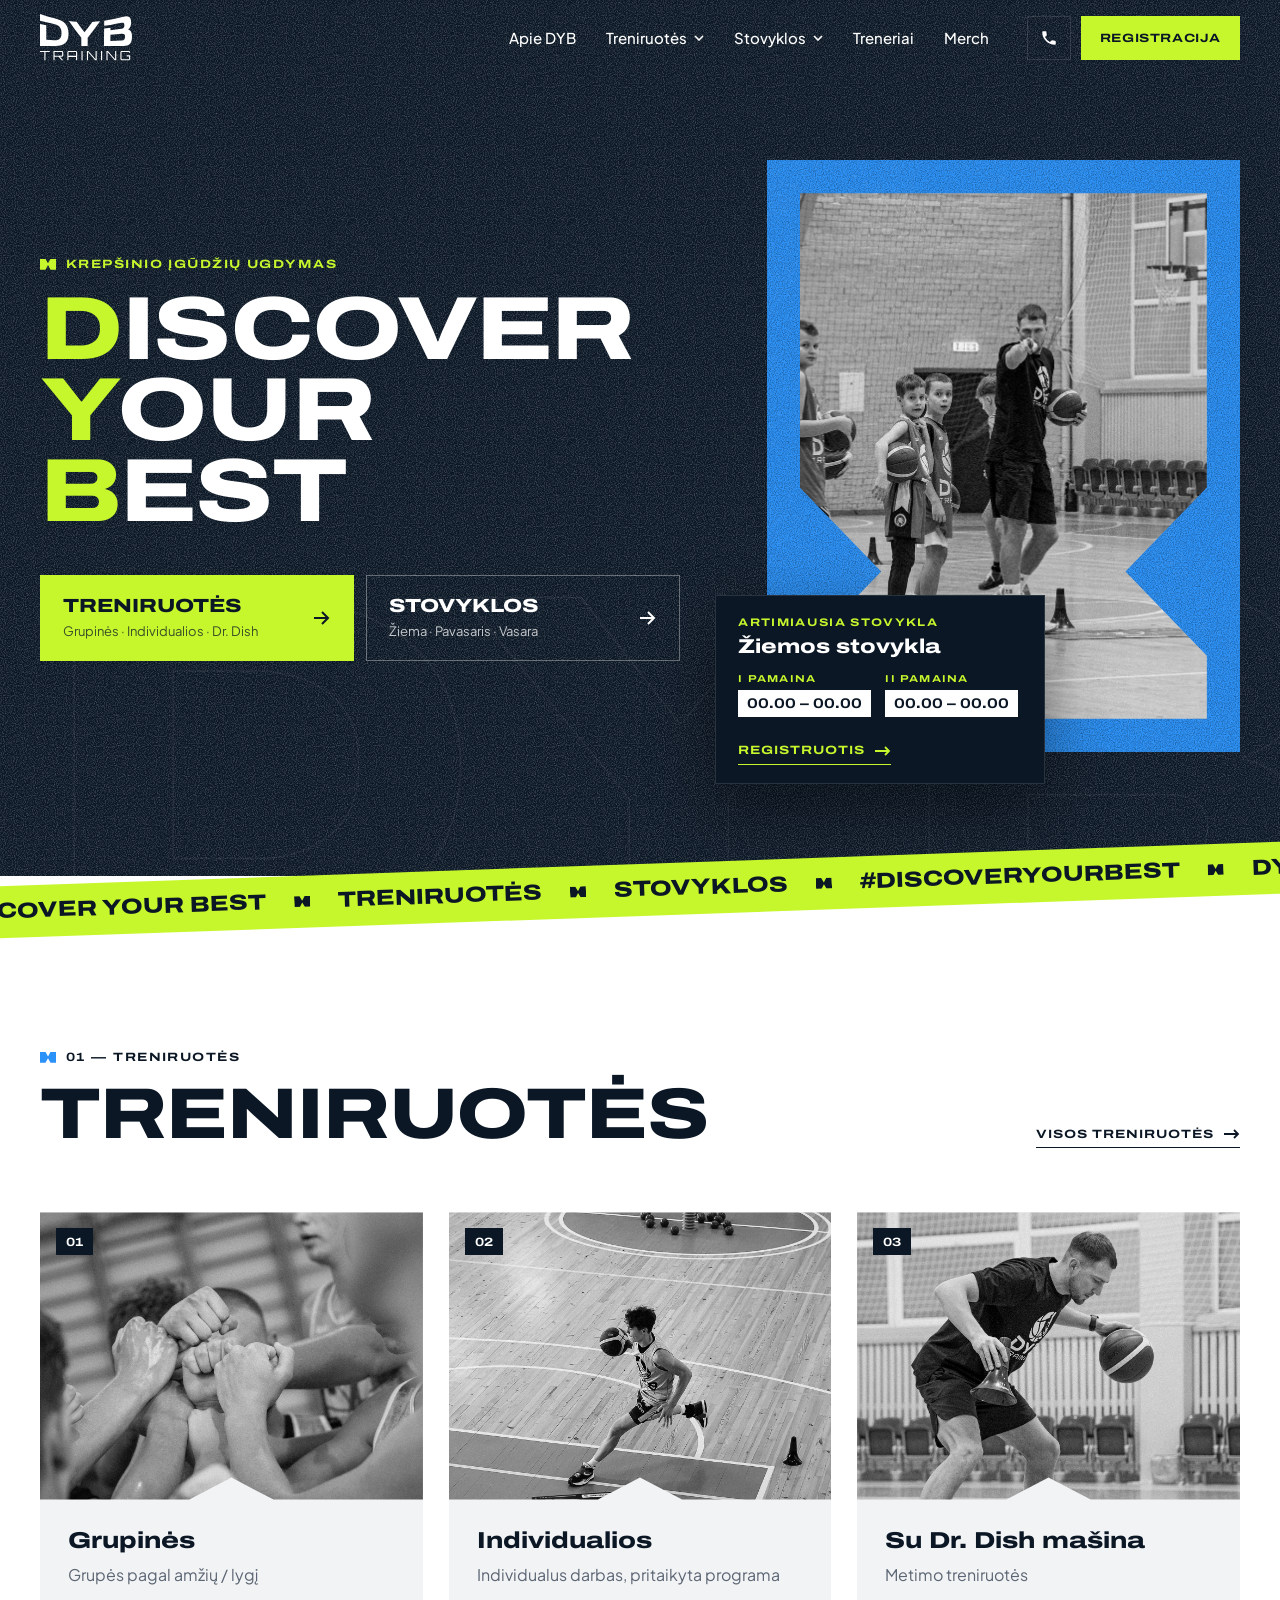
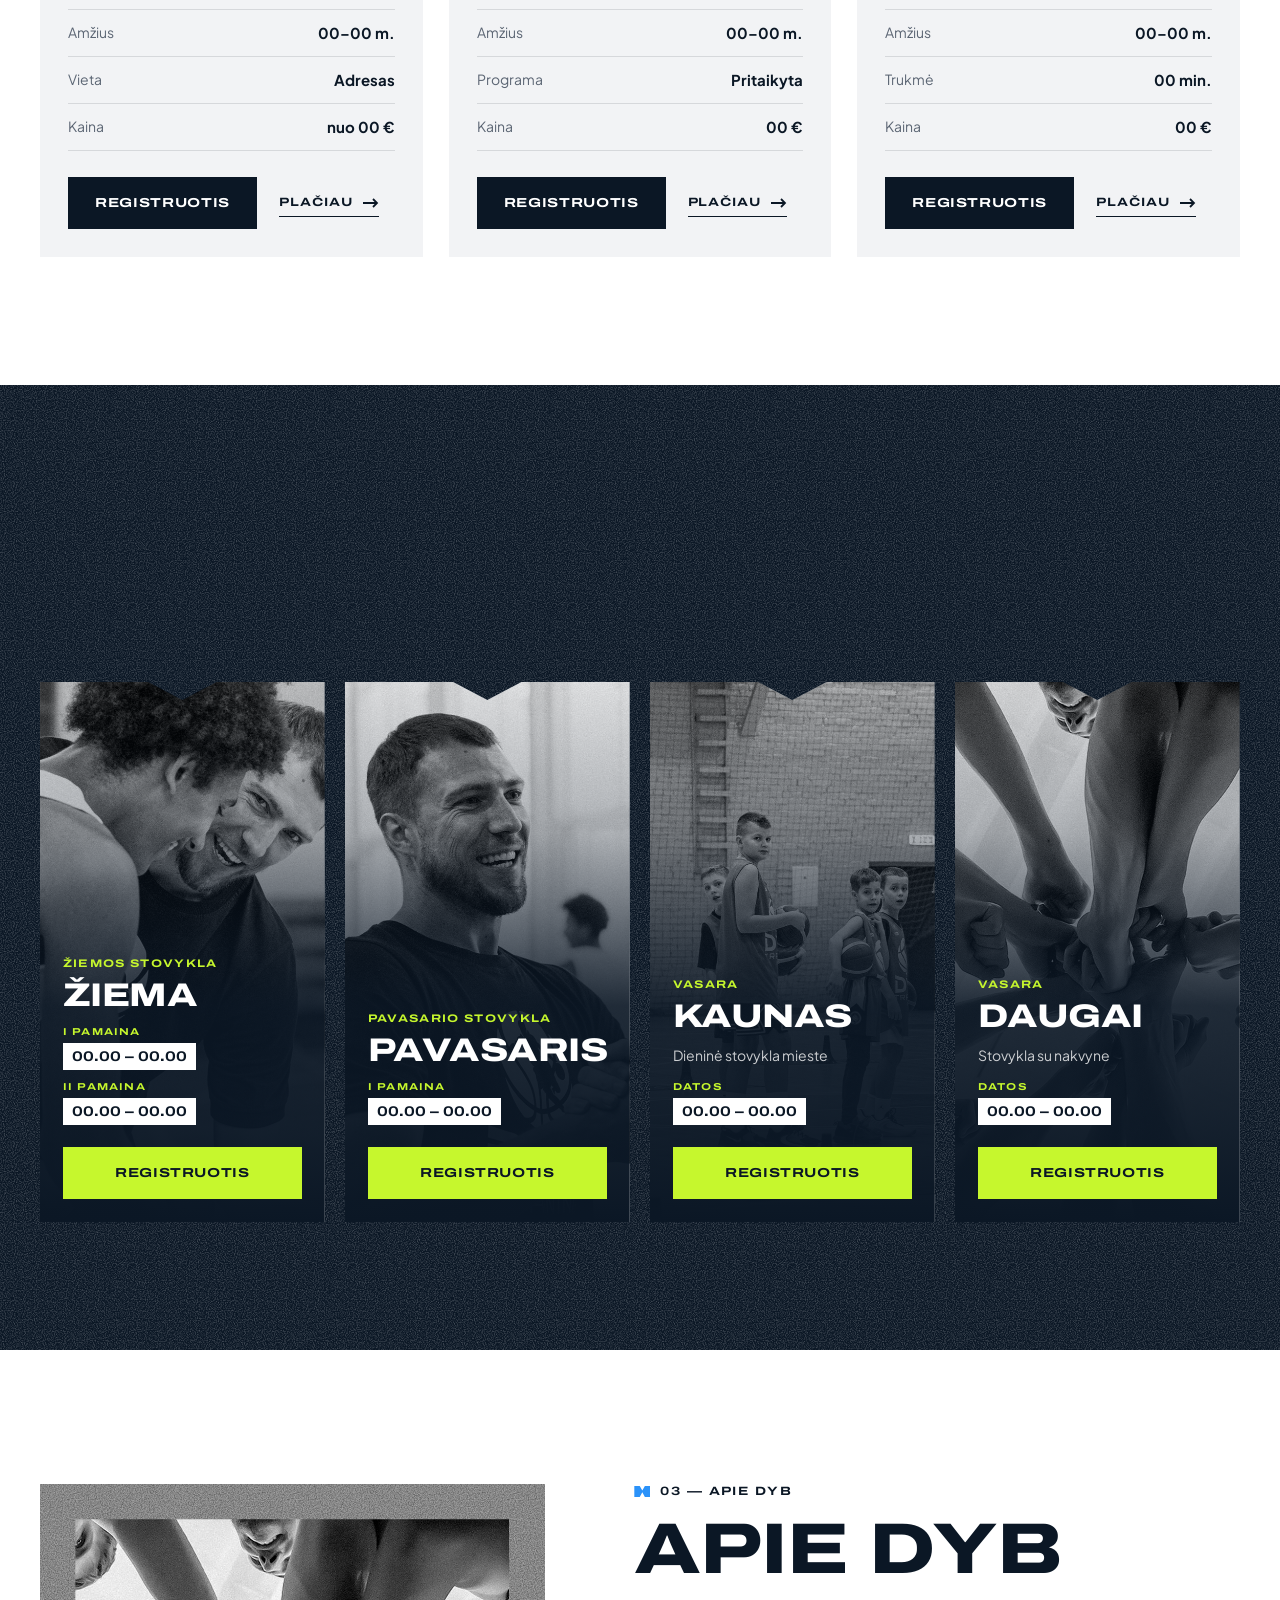
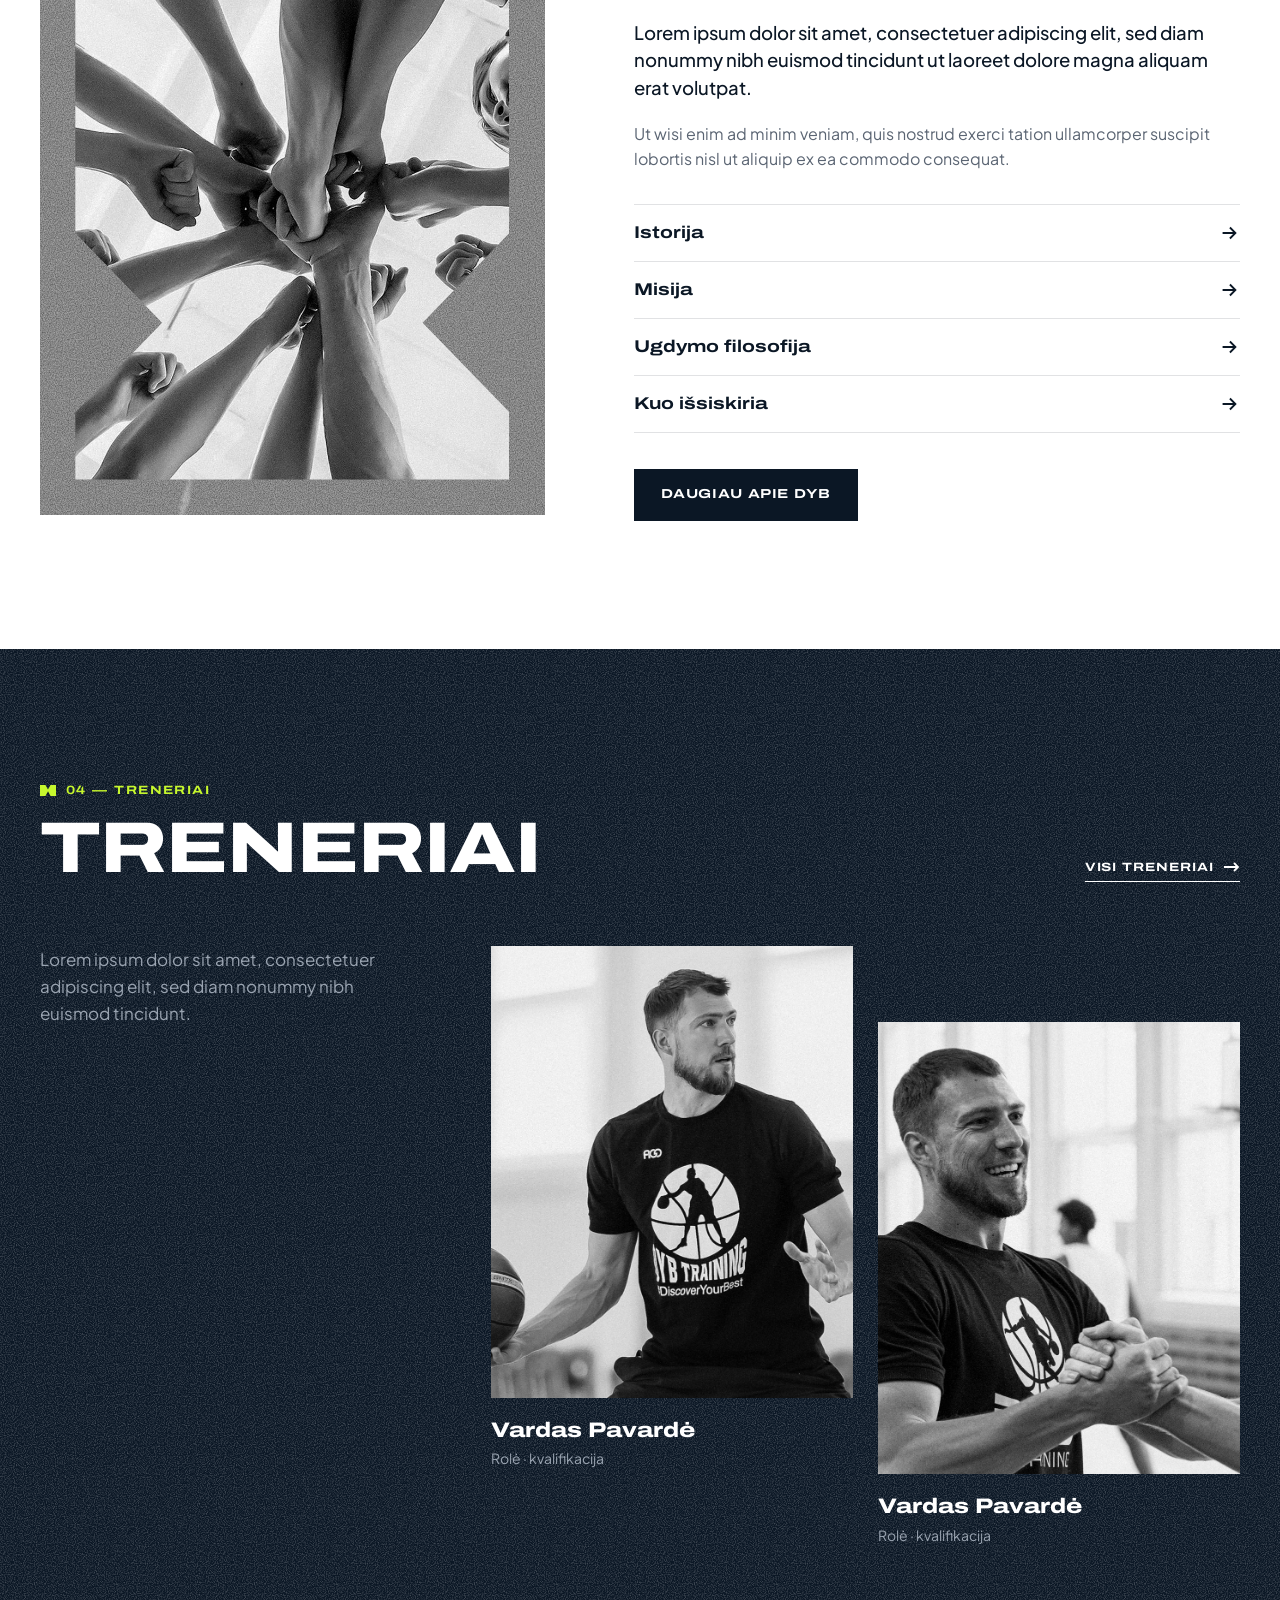
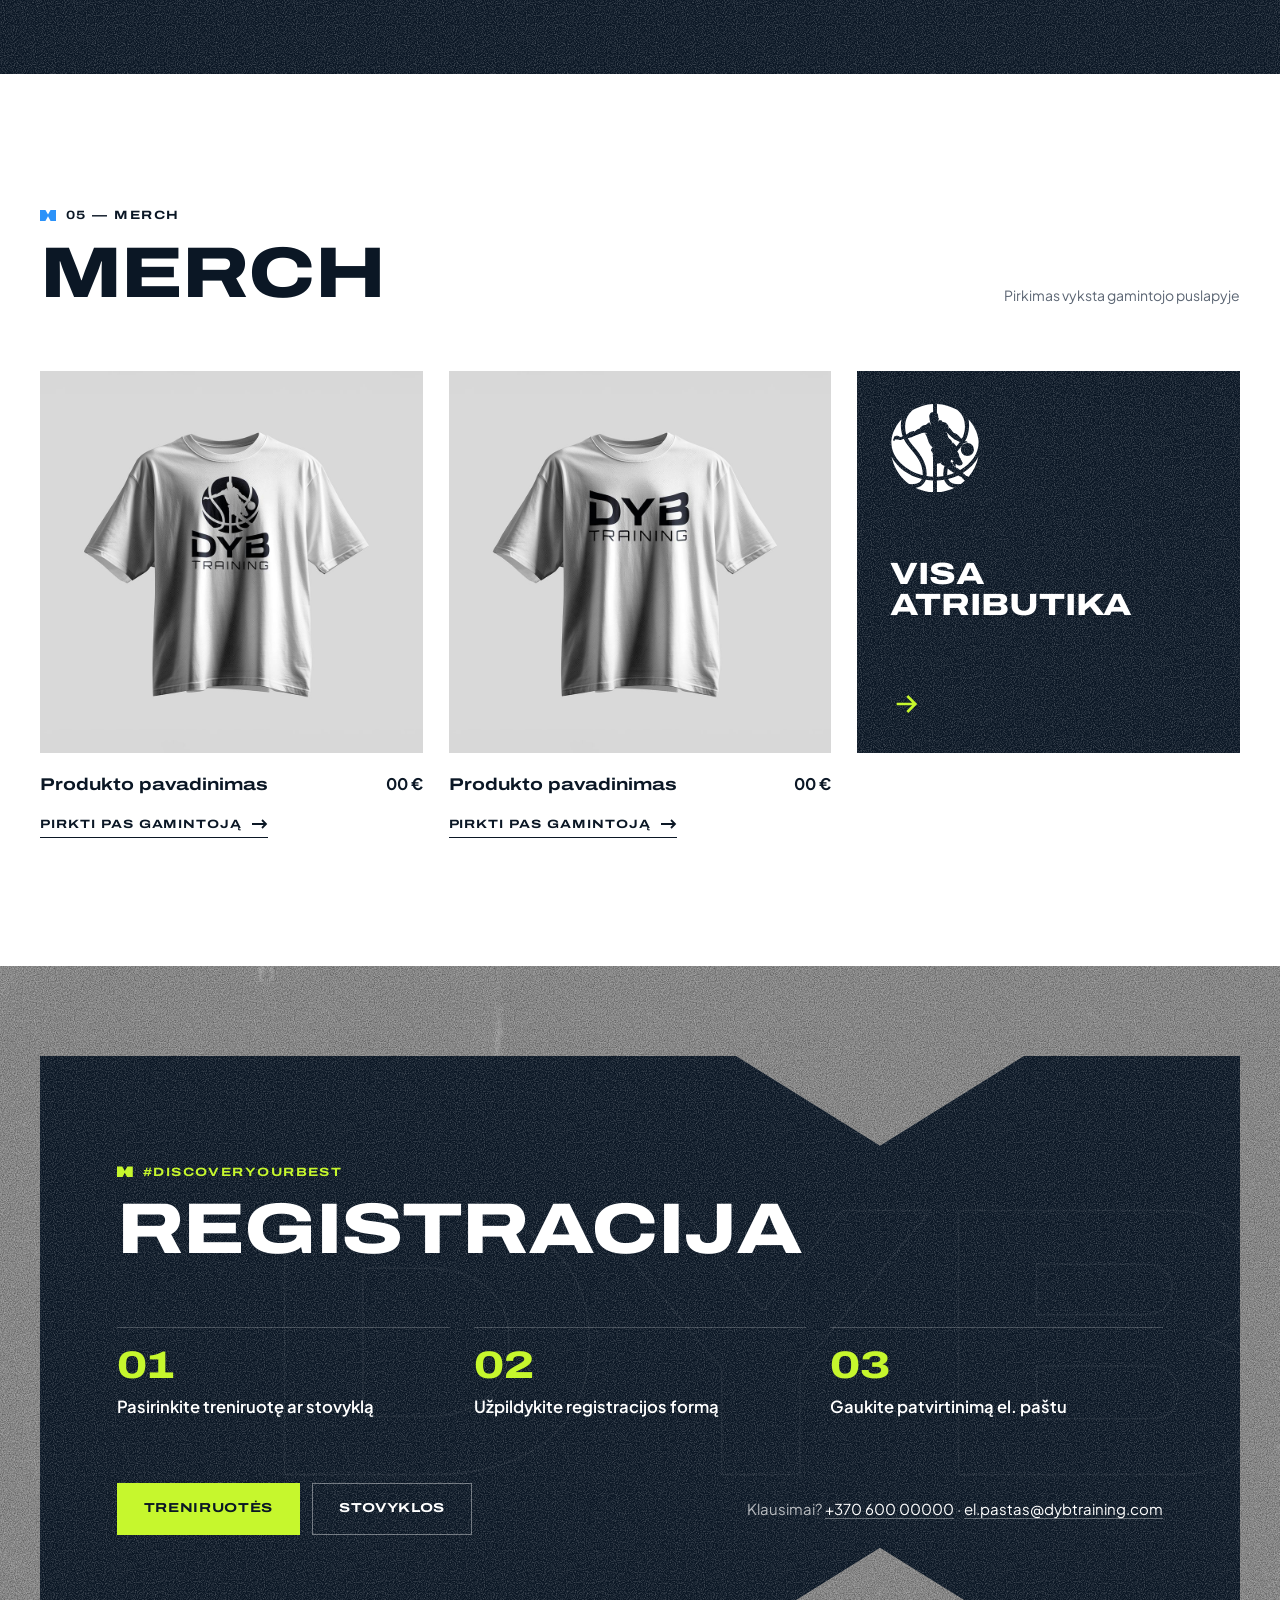
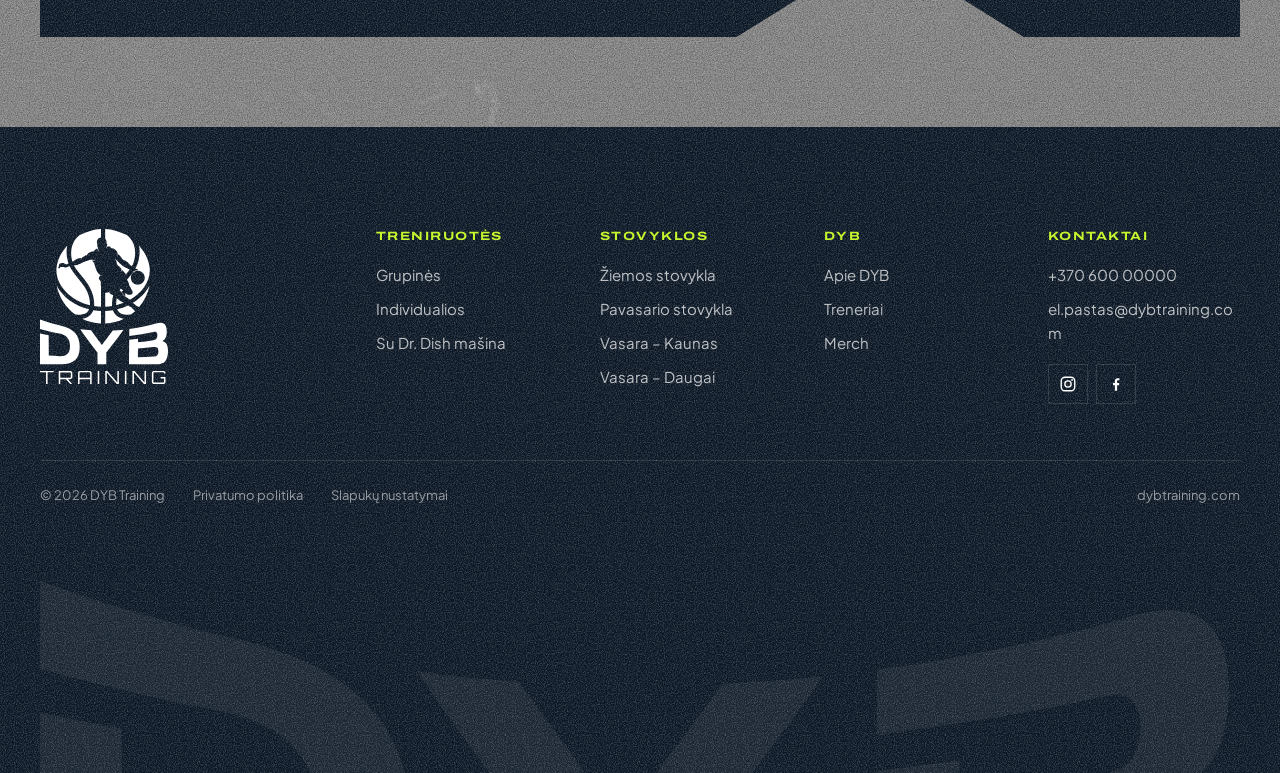
<file: index.html>
<!DOCTYPE html>
<html lang="lt">
<head>
    <meta charset="UTF-8">
    <meta name="viewport" content="width=device-width, initial-scale=1.0">
    <meta name="format-detection" content="telephone=no">
    <meta name="theme-color" content="#0b1725">
    <meta name="description" content="">

    <title>DYB Training</title>

    <link rel="icon" href="img/favicon.svg" type="image/svg+xml">
    <link rel="preconnect" href="https://fonts.googleapis.com">
    <link rel="preconnect" href="https://fonts.gstatic.com" crossorigin>
    <link href="https://fonts.googleapis.com/css2?family=Archivo:wdth,wght@100..125,600..800&family=Plus+Jakarta+Sans:wght@400;500;600;700&display=swap" rel="stylesheet">
    <link rel="stylesheet" href="css/style.css">
    <script>document.documentElement.classList.add('js');</script>
</head>

<body>

    <a class="skip-link" href="#turinys">Pereiti prie turinio</a>

    <!-- HEADER -->

    <header class="header" id="header">
        <div class="container header__inner">
            <a class="header__logo" href="index.html" aria-label="DYB Training – pradžia"><svg class="logo" aria-hidden="true" focusable="false" viewBox="0 0 469.93 236.84" fill="currentColor"><path d="M239.37 14.71L239.37 14.71C239.37 14.71 239.37 14.71 239.37 14.71L239.37 14.71 M22.2 236.84L22.2 193.84L0 193.84L0 188.39L49.95 188.39L49.95 193.84L27.82 193.84L27.82 236.84L22.2 236.84 M110.94 236.84L94.64 218L101.99 218L118.36 236.78L118.36 236.84L110.94 236.84M77.08 213.29L110.38 213.29C111.12 213.29 111.76 213.05 112.29 212.55C112.82 212.06 113.09 211.45 113.09 210.73L113.09 196.54C113.09 195.82 112.82 195.2 112.29 194.69C111.76 194.17 111.12 193.91 110.38 193.91L77.08 193.91C76.34 193.91 75.7 194.17 75.17 194.69C74.64 195.2 74.38 195.82 74.38 196.54L74.38 210.73C74.38 211.45 74.64 212.06 75.17 212.55C75.7 213.05 76.34 213.29 77.08 213.29M68.76 236.84L68.76 188.46L110.38 188.46C111.91 188.46 113.31 188.83 114.58 189.57C115.85 190.31 116.86 191.29 117.6 192.5C118.34 193.71 118.71 195.06 118.71 196.54L118.71 210.73C118.71 212.21 118.34 213.56 117.6 214.77C116.86 215.98 115.85 216.96 114.58 217.7C113.31 218.44 111.91 218.81 110.38 218.81L74.38 218.81L74.38 236.84L68.76 236.84 M184.07 213.7L184.07 196.47C184.07 195.75 183.8 195.13 183.27 194.62C182.74 194.1 182.1 193.84 181.36 193.84L148.06 193.84C147.32 193.84 146.68 194.1 146.15 194.62C145.62 195.13 145.35 195.75 145.35 196.47L145.35 213.7L184.07 213.7M139.73 196.47C139.73 194.99 140.1 193.63 140.84 192.4C141.58 191.16 142.59 190.19 143.86 189.47C145.13 188.75 146.53 188.39 148.06 188.39L181.36 188.39C182.89 188.39 184.29 188.75 185.56 189.47C186.83 190.19 187.84 191.16 188.58 192.4C189.32 193.63 189.69 194.99 189.69 196.47L189.69 236.84L184.07 236.84L184.07 219.15L145.35 219.15L145.35 236.84L139.73 236.84L139.73 196.47 M211.89 188.39H217.58V236.84H211.89Z M239.64 236.84L239.64 188.39L247.34 188.39L283.97 230.65L283.97 188.39L289.59 188.39L289.59 236.84L281.89 236.84L245.26 194.58L245.26 236.84L239.64 236.84 M311.66 188.39H317.35V236.84H311.66Z M339.41 236.84L339.41 188.39L347.11 188.39L383.74 230.65L383.74 188.39L389.36 188.39L389.36 236.84L381.66 236.84L345.03 194.58L345.03 236.84L339.41 236.84 M419.06 236.84C417.53 236.84 416.13 236.48 414.86 235.77C413.59 235.05 412.58 234.07 411.84 232.84C411.1 231.61 410.73 230.25 410.73 228.77L410.73 196.47C410.73 194.99 411.1 193.63 411.84 192.4C412.58 191.16 413.59 190.19 414.86 189.47C416.13 188.75 417.53 188.39 419.06 188.39L452.36 188.39C453.89 188.39 455.28 188.75 456.56 189.47C457.83 190.19 458.83 191.16 459.58 192.4C460.31 193.63 460.69 194.99 460.69 196.47L460.69 198.42L455.07 198.42L455.07 196.47C455.07 195.75 454.8 195.13 454.27 194.62C453.74 194.1 453.1 193.84 452.36 193.84L419.06 193.84C418.32 193.84 417.68 194.1 417.15 194.62C416.62 195.13 416.35 195.75 416.35 196.47L416.35 228.77C416.35 229.49 416.62 230.1 417.15 230.62C417.68 231.14 418.32 231.39 419.06 231.39L452.36 231.39C453.1 231.39 453.74 231.14 454.27 230.62C454.8 230.1 455.07 229.49 455.07 228.77L455.07 216.79L442.72 216.79L442.72 211.27L460.69 211.27L460.69 228.77C460.69 230.25 460.31 231.61 459.58 232.84C458.83 234.07 457.83 235.05 456.56 235.77C455.28 236.48 453.89 236.84 452.36 236.84L419.06 236.84 M128.21 48.27C116.72 36.35 99.75 28.11 77.54 22.91C51.38 16.81 25.49 9.18 0 0L0 34.58L31.82 42.61C31.82 42.6 31.82 42.59 31.82 42.59C44.74 45.71 57.73 48.53 70.78 51.04C83.48 53.5 93.17 58.33 99.79 65.57C106.41 72.83 109.8 83.12 109.94 96.81C110.08 110.49 106.9 120.2 100.4 126.16C93.91 132.09 84.28 134.91 71.53 134.28C58.43 133.62 45.34 132.87 32.28 132.05C32.15 107.32 32.02 82.59 31.9 57.85L0 51.6L0 164.1L78.87 164.1C101.19 164.06 117.95 158.67 129.19 148.55C140.43 138.37 145.97 122.25 145.77 99.64C145.57 77.01 139.71 60.21 128.21 48.27 M227.22 93.73C214.09 76.06 200.87 58.11 187.6 39.39C174.25 38.48 160.92 37.17 147.62 35.49C168.83 66.13 189.99 94.07 210.94 121.19C210.98 135.5 211.02 149.8 211.06 164.1L243.51 164.1C243.52 149.72 243.54 135.35 243.55 120.98C264.45 94.21 285.57 66.94 306.79 37.28C293.64 38.65 280.47 39.64 267.28 40.25C253.85 58.57 240.49 76.23 227.22 93.73 M430.52 130.9C427.8 133.98 423.52 135.64 417.67 135.94C398.27 136.94 378.84 137.79 359.39 138.47C359.5 127.79 359.6 117.11 359.71 106.44C379.18 104.9 398.59 103 417.93 100.74C423.77 100.06 428.01 100.96 430.68 103.54C433.35 106.12 434.67 110.58 434.64 116.85C434.6 123.13 433.23 127.84 430.52 130.9M464.56 89.8C460.99 84.15 456.15 80.83 450.02 79.69C450.02 79.32 450.02 78.96 450.02 78.59C460.38 72.7 465.52 60.78 465.53 43.44C465.54 29.45 462.24 19.95 455.63 15.22C449.02 10.43 439.09 10.42 425.71 14.26C393.51 23.47 360.81 30.31 327.87 34.76L327.63 60.32L360.23 55.57C360.23 55.56 360.23 55.56 360.23 55.56C379.02 52.77 397.72 49.35 416.3 45.29C421.31 44.19 425 44.56 427.37 46.48C429.74 48.39 430.91 52.06 430.88 57.43C430.84 62.94 429.65 67.17 427.3 70.05C424.95 72.93 421.21 74.78 416.07 75.61C397.44 78.63 378.73 81.18 359.95 83.26L360.08 70.25L327.5 74.47C327.23 104.34 326.96 134.22 326.68 164.1L427.12 164.1C442.08 164.11 452.97 160.45 459.76 152.62C466.55 144.83 469.93 132.63 469.92 116.52C469.92 104.41 468.13 95.44 464.56 89.8"/></svg></a>

            <nav class="nav" aria-label="Pagrindinis meniu">
                <ul class="nav__list">
                    <li><a class="nav__link" href="#apie">Apie DYB</a></li>
                    <li class="nav__item--drop">
                        <a class="nav__link" href="#treniruotes" aria-haspopup="true">Treniruotės <svg class="nav__caret" viewBox="0 0 10 6" aria-hidden="true"><path d="M1 1l4 4 4-4" fill="none" stroke="currentColor" stroke-width="1.6"/></svg></a>
                        <div class="drop">
                            <a class="drop__link" href="#treniruotes"><span class="drop__title">Grupinės</span><span class="drop__sub">Grupės pagal amžių / lygį</span></a>
                            <a class="drop__link" href="#treniruotes"><span class="drop__title">Individualios</span><span class="drop__sub">Individualus darbas, pritaikyta programa</span></a>
                            <a class="drop__link" href="#treniruotes"><span class="drop__title">Su Dr. Dish mašina</span><span class="drop__sub">Metimo treniruotės</span></a>
                        </div>
                    </li>
                    <li class="nav__item--drop">
                        <a class="nav__link" href="#stovyklos" aria-haspopup="true">Stovyklos <svg class="nav__caret" viewBox="0 0 10 6" aria-hidden="true"><path d="M1 1l4 4 4-4" fill="none" stroke="currentColor" stroke-width="1.6"/></svg></a>
                        <div class="drop">
                            <a class="drop__link" href="#stovyklos"><span class="drop__title">Žiemos stovykla</span><span class="drop__sub">00.00 – 00.00</span></a>
                            <a class="drop__link" href="#stovyklos"><span class="drop__title">Pavasario stovykla</span><span class="drop__sub">00.00 – 00.00</span></a>
                            <a class="drop__link" href="#stovyklos"><span class="drop__title">Vasara – Kaunas</span><span class="drop__sub">Dieninė stovykla mieste</span></a>
                            <a class="drop__link" href="#stovyklos"><span class="drop__title">Vasara – Daugai</span><span class="drop__sub">Stovykla su nakvyne</span></a>
                        </div>
                    </li>
                    <li><a class="nav__link" href="#treneriai">Treneriai</a></li>
                    <li><a class="nav__link" href="#merch">Merch</a></li>
                </ul>
            </nav>

            <div class="header__actions">
                <a class="header__phone" href="tel:+37060000000" aria-label="Skambinti">
                    <svg viewBox="0 0 24 24" aria-hidden="true"><path d="M6.6 10.8a15.2 15.2 0 006.6 6.6l2.2-2.2a1 1 0 011-.25 11.4 11.4 0 003.6.57 1 1 0 011 1V20a1 1 0 01-1 1A17 17 0 013 4a1 1 0 011-1h3.5a1 1 0 011 1c0 1.25.2 2.45.57 3.57a1 1 0 01-.25 1z" fill="currentColor"/></svg>
                </a>
                <a class="btn btn--lime btn--sm header__cta" href="#registracija">Registracija</a>
                <button class="burger" type="button" aria-label="Meniu" aria-expanded="false" aria-controls="mmenu"><span></span><span></span></button>
            </div>
        </div>
    </header>

    <!-- MOBILE MENU -->

    <div class="mmenu" id="mmenu" hidden>
        <div class="container mmenu__inner">
            <nav aria-label="Mobilusis meniu">
                <a class="mmenu__link" href="#apie">Apie DYB</a>
                <a class="mmenu__link" href="#treniruotes">Treniruotės</a>
                <div class="mmenu__sub">
                    <a href="#treniruotes">Grupinės</a>
                    <a href="#treniruotes">Individualios</a>
                    <a href="#treniruotes">Su Dr. Dish mašina</a>
                </div>
                <a class="mmenu__link" href="#stovyklos">Stovyklos</a>
                <div class="mmenu__sub">
                    <a href="#stovyklos">Žiemos stovykla</a>
                    <a href="#stovyklos">Pavasario stovykla</a>
                    <a href="#stovyklos">Vasara – Kaunas</a>
                    <a href="#stovyklos">Vasara – Daugai</a>
                </div>
                <a class="mmenu__link" href="#treneriai">Treneriai</a>
                <a class="mmenu__link" href="#merch">Merch</a>
            </nav>
            <div class="mmenu__foot">
                <a class="btn btn--lime btn--block" href="#registracija">Registracija</a>
                <a class="mmenu__contact" href="tel:+37060000000">+370 600 00000</a>
                <a class="mmenu__contact" href="mailto:el.pastas@dybtraining.com">el.pastas@dybtraining.com</a>
            </div>
        </div>
    </div>

    <main id="turinys">

        <!-- HERO -->

        <section class="hero tex-dark">
            <div class="hero__type" aria-hidden="true">DYB</div>
            <div class="container hero__grid">
                <div class="hero__copy">
                    <p class="eyebrow eyebrow--lime reveal"><i class="bt" aria-hidden="true"></i>Krepšinio įgūdžių ugdymas</p>
                    <h1 class="hero__title reveal">
                        <span><b>D</b>iscover</span>
                        <span><b>Y</b>our</span>
                        <span><b>B</b>est</span>
                    </h1>
                    <div class="hero__paths reveal">
                        <a class="path path--lime" href="#treniruotes">
                            <span class="path__label">Treniruotės</span>
                            <span class="path__sub">Grupinės · Individualios · Dr. Dish</span>
                            <svg class="path__arrow" viewBox="0 0 24 24" aria-hidden="true"><path d="M5 12h14M13 6l6 6-6 6" fill="none" stroke="currentColor" stroke-width="2"/></svg>
                        </a>
                        <a class="path path--ghost" href="#stovyklos">
                            <span class="path__label">Stovyklos</span>
                            <span class="path__sub">Žiema · Pavasaris · Vasara</span>
                            <svg class="path__arrow" viewBox="0 0 24 24" aria-hidden="true"><path d="M5 12h14M13 6l6 6-6 6" fill="none" stroke="currentColor" stroke-width="2"/></svg>
                        </a>
                    </div>
                </div>

                <div class="hero__visual reveal">
                    <div class="frame frame--blue">
                        <img class="hourglass" src="img/group-training.jpg" alt="DYB treneris su vaikais krepšinio salėje" width="1871" height="1055" fetchpriority="high">
                    </div>
                    <article class="next">
                        <p class="next__label">Artimiausia stovykla</p>
                        <h2 class="next__title">Žiemos stovykla</h2>
                        <div class="dates">
                            <div class="date"><span class="date__label">I pamaina</span><span class="date__val">00.00 – 00.00</span></div>
                            <div class="date"><span class="date__label">II pamaina</span><span class="date__val">00.00 – 00.00</span></div>
                        </div>
                        <a class="link-arrow link-arrow--lime" href="#stovyklos">Registruotis</a>
                    </article>
                </div>
            </div>
        </section>

        <!-- TICKER -->

        <div class="ticker" aria-hidden="true">
            <div class="ticker__track">
                <div class="ticker__group">
                    <span>Discover your best</span><i class="bt"></i>
                    <span>Treniruotės</span><i class="bt"></i>
                    <span>Stovyklos</span><i class="bt"></i>
                    <span>#DiscoverYourBest</span><i class="bt"></i>
                    <span>DYB Training</span><i class="bt"></i>
                </div>
                <div class="ticker__group">
                    <span>Discover your best</span><i class="bt"></i>
                    <span>Treniruotės</span><i class="bt"></i>
                    <span>Stovyklos</span><i class="bt"></i>
                    <span>#DiscoverYourBest</span><i class="bt"></i>
                    <span>DYB Training</span><i class="bt"></i>
                </div>
            </div>
        </div>

        <!-- TRENIRUOTĖS -->

        <section class="section section--light" id="treniruotes">
            <div class="container">
                <header class="section-head reveal">
                    <div>
                        <p class="eyebrow eyebrow--blue"><i class="bt" aria-hidden="true"></i>01 — Treniruotės</p>
                        <h2 class="h2">Treniruotės</h2>
                    </div>
                    <a class="link-arrow" href="#treniruotes">Visos treniruotės</a>
                </header>

                <div class="grid-3">
                    <article class="tcard reveal">
                        <a class="tcard__media" href="#treniruotes" tabindex="-1" aria-hidden="true">
                            <img src="img/team-fists.jpg" alt="" loading="lazy" width="1871" height="1055">
                            <span class="tcard__num">01</span>
                        </a>
                        <div class="tcard__body">
                            <h3 class="tcard__title"><a href="#treniruotes">Grupinės</a></h3>
                            <p class="tcard__lead">Grupės pagal amžių / lygį</p>
                            <dl class="facts">
                                <div><dt>Amžius</dt><dd>00–00 m.</dd></div>
                                <div><dt>Vieta</dt><dd>Adresas</dd></div>
                                <div><dt>Kaina</dt><dd>nuo 00 €</dd></div>
                            </dl>
                            <div class="tcard__actions">
                                <a class="btn btn--navy" href="#registracija">Registruotis</a>
                                <a class="link-arrow" href="#treniruotes">Plačiau</a>
                            </div>
                        </div>
                    </article>

                    <article class="tcard reveal">
                        <a class="tcard__media" href="#treniruotes" tabindex="-1" aria-hidden="true">
                            <img src="img/player-dribble.jpg" alt="" loading="lazy" width="1871" height="1055">
                            <span class="tcard__num">02</span>
                        </a>
                        <div class="tcard__body">
                            <h3 class="tcard__title"><a href="#treniruotes">Individualios</a></h3>
                            <p class="tcard__lead">Individualus darbas, pritaikyta programa</p>
                            <dl class="facts">
                                <div><dt>Amžius</dt><dd>00–00 m.</dd></div>
                                <div><dt>Programa</dt><dd>Pritaikyta</dd></div>
                                <div><dt>Kaina</dt><dd>00 €</dd></div>
                            </dl>
                            <div class="tcard__actions">
                                <a class="btn btn--navy" href="#registracija">Registruotis</a>
                                <a class="link-arrow" href="#treniruotes">Plačiau</a>
                            </div>
                        </div>
                    </article>

                    <article class="tcard reveal">
                        <a class="tcard__media" href="#treniruotes" tabindex="-1" aria-hidden="true">
                            <img src="img/coach-dribble.jpg" alt="" loading="lazy" width="1871" height="1055">
                            <span class="tcard__num">03</span>
                        </a>
                        <div class="tcard__body">
                            <h3 class="tcard__title"><a href="#treniruotes">Su Dr. Dish mašina</a></h3>
                            <p class="tcard__lead">Metimo treniruotės</p>
                            <dl class="facts">
                                <div><dt>Amžius</dt><dd>00–00 m.</dd></div>
                                <div><dt>Trukmė</dt><dd>00 min.</dd></div>
                                <div><dt>Kaina</dt><dd>00 €</dd></div>
                            </dl>
                            <div class="tcard__actions">
                                <a class="btn btn--navy" href="#registracija">Registruotis</a>
                                <a class="link-arrow" href="#treniruotes">Plačiau</a>
                            </div>
                        </div>
                    </article>
                </div>
            </div>
        </section>

        <!-- STOVYKLOS -->

        <section class="section section--dark tex-dark" id="stovyklos">
            <div class="container">
                <header class="section-head reveal">
                    <div>
                        <p class="eyebrow eyebrow--lime"><i class="bt" aria-hidden="true"></i>02 — Stovyklos</p>
                        <h2 class="h2">Stovyklos</h2>
                    </div>
                    <a class="link-arrow link-arrow--light" href="#stovyklos">Visos stovyklos</a>
                </header>

                <div class="grid-4">
                    <article class="camp reveal">
                        <img class="camp__img" src="img/coach-hug.jpg" alt="" loading="lazy" width="1871" height="1055">
                        <div class="camp__body">
                            <p class="camp__tag">Žiemos stovykla</p>
                            <h3 class="camp__title"><a href="#stovyklos">Žiema</a></h3>
                            <div class="dates">
                                <div class="date"><span class="date__label">I pamaina</span><span class="date__val">00.00 – 00.00</span></div>
                                <div class="date"><span class="date__label">II pamaina</span><span class="date__val">00.00 – 00.00</span></div>
                            </div>
                            <a class="btn btn--lime btn--block camp__cta" href="#registracija">Registruotis</a>
                        </div>
                    </article>

                    <article class="camp reveal">
                        <img class="camp__img camp__img--left" src="img/coach-handshake.jpg" alt="" loading="lazy" width="1871" height="1055">
                        <div class="camp__body">
                            <p class="camp__tag">Pavasario stovykla</p>
                            <h3 class="camp__title"><a href="#stovyklos">Pavasaris</a></h3>
                            <div class="dates">
                                <div class="date"><span class="date__label">I pamaina</span><span class="date__val">00.00 – 00.00</span></div>
                            </div>
                            <a class="btn btn--lime btn--block camp__cta" href="#registracija">Registruotis</a>
                        </div>
                    </article>

                    <article class="camp reveal">
                        <img class="camp__img camp__img--left" src="img/group-training.jpg" alt="" loading="lazy" width="1871" height="1055">
                        <div class="camp__body">
                            <p class="camp__tag">Vasara</p>
                            <h3 class="camp__title"><a href="#stovyklos">Kaunas</a></h3>
                            <p class="camp__meta">Dieninė stovykla mieste</p>
                            <div class="dates">
                                <div class="date"><span class="date__label">Datos</span><span class="date__val">00.00 – 00.00</span></div>
                            </div>
                            <a class="btn btn--lime btn--block camp__cta" href="#registracija">Registruotis</a>
                        </div>
                    </article>

                    <article class="camp reveal">
                        <img class="camp__img" src="img/team-huddle.jpg" alt="" loading="lazy" width="1871" height="1055">
                        <div class="camp__body">
                            <p class="camp__tag">Vasara</p>
                            <h3 class="camp__title"><a href="#stovyklos">Daugai</a></h3>
                            <p class="camp__meta">Stovykla su nakvyne</p>
                            <div class="dates">
                                <div class="date"><span class="date__label">Datos</span><span class="date__val">00.00 – 00.00</span></div>
                            </div>
                            <a class="btn btn--lime btn--block camp__cta" href="#registracija">Registruotis</a>
                        </div>
                    </article>
                </div>
            </div>
        </section>

        <!-- APIE DYB -->

        <section class="section section--light" id="apie">
            <div class="container about">
                <div class="about__visual reveal">
                    <div class="frame frame--grey">
                        <img class="hourglass" src="img/team-huddle.jpg" alt="DYB treniruotės dalyviai sukryžiavę rankas rate" loading="lazy" width="1871" height="1055">
                    </div>
                </div>
                <div class="about__copy reveal">
                    <p class="eyebrow eyebrow--blue"><i class="bt" aria-hidden="true"></i>03 — Apie DYB</p>
                    <h2 class="h2">Apie DYB</h2>
                    <p class="lead">Lorem ipsum dolor sit amet, consectetuer adipiscing elit, sed diam nonummy nibh euismod tincidunt ut laoreet dolore magna aliquam erat volutpat.</p>
                    <p>Ut wisi enim ad minim veniam, quis nostrud exerci tation ullamcorper suscipit lobortis nisl ut aliquip ex ea commodo consequat.</p>
                    <ul class="topics">
                        <li><a href="#apie"><span>Istorija</span><svg viewBox="0 0 24 24" aria-hidden="true"><path d="M5 12h14M13 6l6 6-6 6" fill="none" stroke="currentColor" stroke-width="2"/></svg></a></li>
                        <li><a href="#apie"><span>Misija</span><svg viewBox="0 0 24 24" aria-hidden="true"><path d="M5 12h14M13 6l6 6-6 6" fill="none" stroke="currentColor" stroke-width="2"/></svg></a></li>
                        <li><a href="#apie"><span>Ugdymo filosofija</span><svg viewBox="0 0 24 24" aria-hidden="true"><path d="M5 12h14M13 6l6 6-6 6" fill="none" stroke="currentColor" stroke-width="2"/></svg></a></li>
                        <li><a href="#apie"><span>Kuo išsiskiria</span><svg viewBox="0 0 24 24" aria-hidden="true"><path d="M5 12h14M13 6l6 6-6 6" fill="none" stroke="currentColor" stroke-width="2"/></svg></a></li>
                    </ul>
                    <a class="btn btn--navy" href="#apie">Daugiau apie DYB</a>
                </div>
            </div>
        </section>

        <!-- TRENERIAI -->

        <section class="section section--dark tex-dark" id="treneriai">
            <div class="container">
                <header class="section-head reveal">
                    <div>
                        <p class="eyebrow eyebrow--lime"><i class="bt" aria-hidden="true"></i>04 — Treneriai</p>
                        <h2 class="h2">Treneriai</h2>
                    </div>
                    <a class="link-arrow link-arrow--light" href="#treneriai">Visi treneriai</a>
                </header>
                <div class="coaches">
                <p class="coaches__intro muted reveal">Lorem ipsum dolor sit amet, consectetuer adipiscing elit, sed diam nonummy nibh euismod tincidunt.</p>
                <div class="coaches__list">
                    <article class="coach reveal">
                        <div class="coach__media"><img src="img/coach-1.jpg" alt="Treneris" loading="lazy" width="844" height="1055"></div>
                        <h3 class="coach__name">Vardas Pavardė</h3>
                        <p class="coach__role">Rolė · kvalifikacija</p>
                    </article>
                    <article class="coach reveal">
                        <div class="coach__media"><img src="img/coach-2.jpg" alt="Treneris" loading="lazy" width="844" height="1055"></div>
                        <h3 class="coach__name">Vardas Pavardė</h3>
                        <p class="coach__role">Rolė · kvalifikacija</p>
                    </article>
                </div>
                </div>
            </div>
        </section>

        <!-- MERCH -->

        <section class="section section--light" id="merch">
            <div class="container">
                <header class="section-head reveal">
                    <div>
                        <p class="eyebrow eyebrow--blue"><i class="bt" aria-hidden="true"></i>05 — Merch</p>
                        <h2 class="h2">Merch</h2>
                    </div>
                    <p class="section-head__note">Pirkimas vyksta gamintojo puslapyje</p>
                </header>

                <div class="grid-3">
                    <article class="product reveal">
                        <div class="product__media"><img src="img/merch-tee-emblem.jpg" alt="Balti marškinėliai su DYB Training logotipu" loading="lazy" width="960" height="960"></div>
                        <div class="product__row">
                            <h3 class="product__name">Produkto pavadinimas</h3>
                            <span class="product__price">00 €</span>
                        </div>
                        <a class="link-arrow" href="#" target="_blank" rel="noopener"><span>Pirkti <span class="sm-hide">pas gamintoją</span></span></a>
                    </article>
                    <article class="product reveal">
                        <div class="product__media"><img src="img/merch-tee-logo.jpg" alt="Balti marškinėliai su DYB Training užrašu" loading="lazy" width="960" height="960"></div>
                        <div class="product__row">
                            <h3 class="product__name">Produkto pavadinimas</h3>
                            <span class="product__price">00 €</span>
                        </div>
                        <a class="link-arrow" href="#" target="_blank" rel="noopener"><span>Pirkti <span class="sm-hide">pas gamintoją</span></span></a>
                    </article>
                    <a class="product-all reveal" href="#merch">
                        <span class="product-all__icon"><svg class="logo" aria-hidden="true" focusable="false" viewBox="0 0 337.13 332.56" fill="currentColor"><path d="M168.35 164.66L168.35 164.62C167.74 164.5 165.41 164.02 161.88 162.58L161.88 164.15C165.18 164.71 167.73 164.66 168.35 164.66 M281.73 288.86C281.31 288.63 277.37 283.53 274.1 281.1C270.86 278.7 270.03 275.85 270.03 275.85C270.03 275.85 263.52 272.92 262.46 272.2C261.39 271.44 258.77 269.99 258.77 269.99L257.01 268.9C244.97 274.64 232.07 279.24 218.5 282.52C220.35 286.97 223 290.64 226.43 293.49C238.3 303.34 260.34 301.7 266.97 300.94 M181.12 51.99C181.12 51.99 183.44 50.81 183.9 52.33C183.94 52.49 183.97 52.68 184.01 52.9C183.86 54.73 183.56 57.24 182.76 59.9C182.64 60.36 182.49 60.81 182.34 61.27C181.58 63.4 180.78 65.07 180.1 66.33C179.75 67.05 179.37 67.73 179.03 68.42C180.55 66.78 182.36 66.52 184.37 61.47C185.74 61.39 187.57 61.31 189.58 61.31C193.84 61.24 194.91 61.2 195.52 64.36C196.16 67.47 197.74 66.97 198.31 67.66C198.92 68.34 206.26 66.82 213.22 73.67C216.9 77.24 218.81 81.04 219.76 83.9C219.83 84.16 220.71 86.98 220.78 89.67C220.86 92.49 218.82 96.69 218.82 96.69C218.82 96.69 221.72 93.13 222.33 89.06C224.16 90.13 227.51 92.6 231.66 98.31C237.48 106.41 237.63 106.71 239.8 107.97C241.93 109.22 250.06 110.13 257.86 119.37C261.99 124.29 266.48 128.21 270.28 131.15C273.68 125.21 276.37 119.15 278.03 112.82C295.38 46.41 251.15 20.68 250.7 20.48C228.25 9.75 202.95 1.16 176.64 0L176.64 33.92C180.42 37.79 181.28 42.95 181.31 45.22C181.39 47.77 181.12 51.99 181.12 51.99 M38.68 135.53C37.19 135.65 34.15 135.72 32.59 134.81C31.03 133.86 23.92 133.9 22.9 133.9C21.83 133.9 20.73 134.01 20.43 133.86C20.08 133.71 19.63 133.02 19.63 133.02C19.63 133.02 18.14 133.71 18.07 134.74C17.95 135.8 18.07 136.75 17.57 137.25C17.12 137.78 17.12 137.78 16.62 137.93C16.17 138.08 15.79 138.08 15.44 137.85C15.06 137.59 14.83 137.36 14.83 137.36C14.83 137.36 14.34 138.27 13.92 138.35C13.5 138.46 11.38 138.46 11.76 135.57C12.14 132.68 13.43 132.26 13.81 130.29C14.19 128.27 15.06 123.94 15.6 122.95C16.13 121.92 17 121.16 17.92 121.31C18.79 121.46 19.85 120.55 20.84 120.25C21.83 119.94 27.54 118.27 31.49 120.32C35.41 122.34 38.22 123.4 39.63 123.97C41.04 124.54 40.92 125.04 41.87 124.66C42.18 124.54 44.54 123.36 47.78 121.7C47.22 120.06 46.71 118.4 46.25 116.72C39.49 92.02 39.78 72.62 43.19 57.73C24.19 79.75 8.17 106.44 5.47 136.57C0 197.57 55.36 251.6 123.13 268.09C123.23 266.43 123.27 264.72 123.24 262.95C122.71 224.32 101.49 198.36 80.97 173.25C69.59 159.32 58.68 145.97 51.6 131.02C51.22 131.09 50.87 131.17 50.54 131.24C46.66 132.07 40.16 135.42 38.68 135.53 M273.93 259.73C275.88 261.38 278.13 263.21 278.73 263.53C279.8 264.1 286.34 269.69 286.34 269.69C286.34 269.69 288.85 270.41 290.03 271.36C291.17 272.31 291.17 272.09 293.37 273.04C294.56 273.55 295.26 273.87 296 274.04C314.07 252.83 326.92 227.03 332.53 198.67C319.73 223.13 299.36 244.18 273.93 259.73 M160.97 193.26C161.16 191.58 161.69 187.06 161.08 185.61C160.44 184.13 159.3 182.76 158.76 181.51C158.23 180.25 157.39 179.05 156.56 178.35C154.71 176.8 154.67 175.81 154.44 174.97C154.25 174.09 154.4 172.32 154.7 171.06C155.01 169.81 157.62 166.37 157.62 166.37L157.62 166.37C157.62 166.37 157.62 166.37 157.62 166.37C158.14 165.93 158.55 163.46 160.08 163.8C160.7 163.94 161.3 164.06 161.88 164.15L161.88 162.58C161.21 162.31 160.5 162 159.75 161.66C148.12 156.37 143.24 137.27 139.66 126.2C136.51 116.43 132.97 114.08 130.27 111.04C130.23 111 130.19 110.96 130.12 110.92C131.1 110.77 130.97 110.82 132.07 110.78L132.11 110.78C132.56 110.74 133.06 110.74 133.51 110.74C135.8 110.78 137.62 111.01 139.03 111.27C139.83 111.35 140.62 111.5 141.35 111.62C138.38 110.25 130.09 107.02 121.61 109.3C121.61 109.3 101.46 116.41 94.12 119.14C86.74 121.88 81.91 126.18 71.84 127.78C70.06 128.05 68.37 128.31 66.77 128.56C73.17 140.59 82.67 152 92.41 163.91C113.5 189.71 137.41 218.97 138.02 262.75C138.05 265.63 137.94 268.38 137.7 271.03C145.58 272.31 153.65 273.11 161.88 273.42L161.88 200.11C160.57 197.04 160.79 194.57 160.97 193.26 M84.5 102.79C85.94 102.49 89.9 102.18 92.18 102.03C90.89 104.58 89.24 109.14 88.86 110.47C89.24 109.83 90.54 106.86 91 106.22C91.72 104.96 92.75 103.44 94.2 101.69C94.27 101.62 94.39 101.5 94.46 101.39C95.98 100.09 100.17 96.71 104.2 94.69C108.15 92.72 109.91 92.05 110.67 91.79C110.14 93.16 109.56 96.33 109.33 97.13C109.71 96.48 110.81 93.63 111.23 92.98C111.99 91.73 113.02 90.21 114.46 88.5C114.77 88.12 115.07 87.74 115.41 87.39C117.39 85.3 119.48 83.67 121 82.64C124.77 80.4 130.05 78.95 132.64 78.84C135.3 78.72 137.2 76.86 137.96 76.18C138.76 75.49 140.55 73.06 142.34 72.03C144.12 70.97 145.26 70.55 146.63 69.83C147.2 69.52 147.66 69.26 148.04 68.99C150.55 75.95 155.91 80.7 158.15 82.49C157.66 81.88 157.2 81.23 156.79 80.55C155.91 79.41 154.88 77.89 153.82 75.87C153.63 75.45 153.4 75.04 153.21 74.58C151.84 71.61 151.12 68.72 150.78 66.93C150.78 66.93 150.59 64.31 150.59 63.89C150.59 63.48 149.79 62.9 149.64 61.99C149.48 61.12 148.95 59.86 149.07 58.57C149.14 57.32 149.29 55.72 148.95 54.65C148.57 53.59 148.19 52.22 148.19 51.73C148.19 51.19 145.76 44.31 150.47 36.44C152.73 32.67 157.23 30.68 161.88 30.06L161.88 0C135.57 1.16 111.44 9.62 89.05 20.48C87.27 21.34 44.09 48.87 60.5 112.83C60.65 113.44 60.82 114.06 61 114.67C64.51 112.73 67.6 110.92 69.29 109.71C74.84 105.72 82.41 103.21 84.5 102.79 M315.74 171.62C315.74 185.13 304.78 196.09 291.27 196.09C277.75 196.09 266.8 185.13 266.8 171.62C266.8 158.1 277.75 147.15 291.27 147.15C304.78 147.15 315.74 158.1 315.74 171.62M288.09 140.52C288.77 140.48 289.8 141.05 290.29 141.66C290.52 142 292.08 143.75 293.56 145.34C292.31 145.15 291.02 145.08 289.72 145.08C285.48 145.08 281.5 146.11 278.01 147.95C277.01 148.48 276.17 149.26 275.52 150.18C270.06 157.94 263.88 165.5 257.55 173.25C256.07 175.06 254.59 176.87 253.11 178.69C253.79 179.81 254.54 181 255.23 181.96C257.1 184.59 259.42 188.5 259.72 191.62C260.06 194.78 262.04 201.09 263.6 202.46C265.2 203.83 266.57 206.95 267.29 209.49C268.01 212 272.12 217.14 272.92 219.99C273.68 222.8 272.84 228.85 267.14 230.56C261.39 232.31 254.74 230.52 254.74 230.52C254.74 230.52 251.58 228.77 251.32 228.58C251.09 228.35 250.14 225.54 250.14 225.54L247.55 226.61L246.68 227.02C246.68 227.02 246.87 228.62 246.87 229.15C246.87 229.68 246.68 230.3 246.87 230.94C247.1 231.59 247.55 234.52 247.55 234.82C247.55 235.12 246.68 235.77 246.68 235.77C246.68 235.77 243.37 233.83 242.31 232.84C241.24 231.85 239.57 229.15 239.38 228.62C239.15 228.13 237.78 225.66 237.1 224.44C236.66 223.66 235.25 222.22 234.29 221.29C233.82 220.83 233.9 220.06 234.45 219.71C235.63 218.96 237.41 217.86 237.86 217.71C238.54 217.52 239.3 217.02 239.3 217.02L239.16 216.29C239.06 215.73 238.75 215.24 238.3 214.89C236.61 213.59 232.33 210.31 231.7 209.95C231.47 209.81 231.16 209.72 230.82 209.67C229.7 211.58 228.62 213.53 227.59 215.51C228.45 216.55 231.98 219.94 233.14 221.81C234.28 223.72 237.06 225.96 237.59 227.63C238.12 229.31 240.1 232.99 242.61 234.93C245.16 236.87 250.18 239.19 252.12 240.48C253.9 241.71 260.07 245.13 263.95 248.69C307.41 223.63 337.13 182.04 333.05 136.57C330.35 106.44 314.33 79.75 295.33 57.72C298.74 72.62 299.03 92.02 292.27 116.72C290.05 124.84 286.6 132.37 282.36 139.61C282.73 139.86 283.02 140.03 283.3 140.13C284.17 140.52 287.4 140.55 288.09 140.52 M121.52 304.86C113.68 311.36 104.28 314.35 95.74 315.58C115.84 325.52 138.22 331.52 161.88 332.56L161.88 288.19C152.62 287.88 143.55 286.97 134.71 285.5C131.99 293.34 127.59 299.82 121.52 304.86 M120.02 282.52C68.9 270.16 27.13 239.05 5.99 198.67C14.28 240.57 38.35 276.86 71.73 301.08C79.8 301.87 100.82 302.88 112.14 293.45C115.55 290.6 118.18 286.95 120.02 282.52 M217.47 243.17C216.14 249.4 215.37 255.97 215.28 262.95C215.25 264.72 215.29 266.43 215.39 268.09C224.34 265.91 233.08 263.08 241.49 259.66C238.08 257.68 235 255.94 233.6 255.28C229.73 253.47 220.36 245.92 217.47 243.17 M176.65 332.56L176.65 332.56C176.65 332.56 176.64 332.56 176.64 332.56L176.65 332.56 M193.52 226.53C192.64 225.92 191.12 224.44 190.13 223.41C192.72 221.74 196.43 218.6 197.45 217.58C196.81 217.96 194.35 219.72 193.63 220.1C192.38 220.83 190.74 221.63 188.61 222.42C188.16 222.61 187.74 222.77 187.28 222.92C187.09 222.95 186.94 222.99 186.79 223.07C184.36 223.63 180.41 224.4 176.64 224.47L176.64 273.42C184.87 273.11 192.95 272.31 200.81 271.03C200.58 268.38 200.46 265.62 200.51 262.75C200.66 251.86 202.25 241.86 204.88 232.59C203.7 232.28 202.65 231.94 201.77 231.63C198.16 229.95 194.58 227.29 193.52 226.53 M217 304.86C210.93 299.82 206.53 293.34 203.81 285.5C194.97 286.97 185.89 287.88 176.65 288.19L176.65 332.56C200.3 331.52 222.68 325.52 242.78 315.58C234.24 314.35 224.84 311.36 217 304.86 M247.59 135.27C236.26 130.97 219.79 112.61 219.79 112.61L213.18 106.1C208.16 106.83 207.52 106.78 207.44 106.76C209.28 107.53 209.55 106.84 213.19 108.08C213.94 108.34 214.52 108.91 214.8 109.65C215.55 111.66 216.36 114.47 216.71 117.85C216.74 118.15 216.72 118.45 216.78 118.74C217.47 122.04 220.46 130 225.96 132.2C227.88 132.97 230.74 137.09 232.88 140.17C233.73 141.4 234.05 142.93 233.78 144.4C233.15 147.77 231.65 149.98 230.36 152.23C230.36 152.23 234.47 147.75 236.53 144.16C242.47 150.37 245.9 154.34 247.55 156.35C248.41 157.39 249.01 158.61 249.32 159.92L249.33 159.96C254.1 154.12 258.73 148.36 262.88 142.56C257.88 139.86 252.26 137.04 247.59 135.27 M207.44 106.76C207.44 106.76 207.44 106.76 207.43 106.75C207.43 106.75 207.43 106.76 207.44 106.76"/></svg></span>
                        <span class="product-all__label">Visa atributika</span>
                        <svg class="product-all__arrow" viewBox="0 0 24 24" aria-hidden="true"><path d="M5 12h14M13 6l6 6-6 6" fill="none" stroke="currentColor" stroke-width="2"/></svg>
                    </a>
                </div>
            </div>
        </section>

        <!-- REGISTRACIJA -->

        <section class="cta tex-grey" id="registracija">
            <div class="container">
                <div class="cta__panel tex-dark reveal">
                    <div class="cta__type" aria-hidden="true">DYB</div>
                    <div class="cta__head">
                        <p class="eyebrow eyebrow--lime"><i class="bt" aria-hidden="true"></i>#DiscoverYourBest</p>
                        <h2 class="h2">Registracija</h2>
                    </div>
                    <ol class="steps">
                        <li><span class="steps__n">01</span><span class="steps__t">Pasirinkite treniruotę ar stovyklą</span></li>
                        <li><span class="steps__n">02</span><span class="steps__t">Užpildykite registracijos formą</span></li>
                        <li><span class="steps__n">03</span><span class="steps__t">Gaukite patvirtinimą el. paštu</span></li>
                    </ol>
                    <div class="cta__actions">
                        <a class="btn btn--lime" href="#treniruotes">Treniruotės</a>
                        <a class="btn btn--ghost" href="#stovyklos">Stovyklos</a>
                    </div>
                    <p class="cta__contact">Klausimai? <a href="tel:+37060000000">+370 600 00000</a> <span aria-hidden="true">·</span> <a href="mailto:el.pastas@dybtraining.com">el.pastas@dybtraining.com</a></p>
                </div>
            </div>
        </section>

    </main>

    <!-- FOOTER -->

    <footer class="footer tex-dark">
        <div class="container">
            <div class="footer__top">
                <a class="footer__logo" href="index.html" aria-label="DYB Training – pradžia"><svg class="logo" aria-hidden="true" focusable="false" viewBox="0 0 450.05 545.3" fill="currentColor"><path d="M220.94 164.66L220.94 164.62C220.33 164.5 218.01 164.02 214.47 162.58L214.47 164.15C217.78 164.71 220.32 164.66 220.94 164.66 M334.33 288.86C333.91 288.63 329.96 283.53 326.69 281.1C323.46 278.7 322.62 275.85 322.62 275.85C322.62 275.85 316.12 272.92 315.06 272.2C313.99 271.44 311.37 269.99 311.37 269.99L309.61 268.9C297.57 274.64 284.66 279.24 271.1 282.52C272.95 286.97 275.59 290.64 279.03 293.49C290.9 303.34 312.94 301.7 319.57 300.94 M233.72 51.99C233.72 51.99 236.04 50.81 236.5 52.33C236.53 52.49 236.57 52.68 236.61 52.9C236.46 54.73 236.15 57.24 235.35 59.9C235.24 60.36 235.09 60.81 234.94 61.27C234.18 63.4 233.38 65.07 232.69 66.33C232.35 67.05 231.97 67.73 231.63 68.42C233.15 66.78 234.96 66.52 236.97 61.47C238.34 61.39 240.17 61.31 242.18 61.31C246.44 61.24 247.5 61.2 248.11 64.36C248.76 67.47 250.34 66.97 250.91 67.66C251.52 68.34 258.85 66.82 265.81 73.67C269.5 77.24 271.4 81.04 272.35 83.9C272.43 84.16 273.3 86.98 273.38 89.67C273.46 92.49 271.42 96.69 271.42 96.69C271.42 96.69 274.32 93.13 274.93 89.06C276.76 90.13 280.11 92.6 284.26 98.31C290.07 106.41 290.23 106.71 292.39 107.97C294.52 109.22 302.66 110.13 310.46 119.37C314.59 124.29 319.07 128.21 322.88 131.15C326.28 125.21 328.97 119.15 330.63 112.82C347.97 46.41 303.74 20.68 303.3 20.48C280.85 9.75 255.55 1.16 229.24 0L229.24 33.92C233.02 37.79 233.88 42.95 233.91 45.22C233.99 47.77 233.72 51.99 233.72 51.99 M91.27 135.53C89.79 135.65 86.75 135.72 85.19 134.81C83.63 133.86 76.52 133.9 75.49 133.9C74.43 133.9 73.33 134.01 73.02 133.86C72.68 133.71 72.22 133.02 72.22 133.02C72.22 133.02 70.74 133.71 70.66 134.74C70.55 135.8 70.66 136.75 70.17 137.25C69.71 137.78 69.71 137.78 69.22 137.93C68.76 138.08 68.38 138.08 68.04 137.85C67.66 137.59 67.43 137.36 67.43 137.36C67.43 137.36 66.94 138.27 66.52 138.35C66.1 138.46 63.97 138.46 64.35 135.57C64.73 132.68 66.03 132.26 66.41 130.29C66.79 128.27 67.66 123.94 68.19 122.95C68.73 121.92 69.6 121.16 70.51 121.31C71.39 121.46 72.45 120.55 73.44 120.25C74.43 119.94 80.13 118.27 84.09 120.32C88 122.34 90.82 123.4 92.23 123.97C93.63 124.54 93.52 125.04 94.47 124.66C94.77 124.54 97.13 123.36 100.38 121.7C99.82 120.06 99.31 118.4 98.84 116.72C92.09 92.02 92.38 72.62 95.78 57.73C76.79 79.75 60.77 106.44 58.07 136.57C52.6 197.57 107.95 251.6 175.73 268.09C175.82 266.43 175.87 264.72 175.84 262.95C175.31 224.32 154.09 198.36 133.57 173.25C122.18 159.32 111.28 145.97 104.19 131.02C103.82 131.09 103.47 131.17 103.14 131.24C99.26 132.07 92.76 135.42 91.27 135.53 M326.52 259.73C328.47 261.38 330.73 263.21 331.33 263.53C332.4 264.1 338.94 269.69 338.94 269.69C338.94 269.69 341.45 270.41 342.63 271.36C343.77 272.31 343.77 272.09 345.97 273.04C347.16 273.55 347.86 273.87 348.6 274.04C366.67 252.83 379.52 227.03 385.13 198.67C372.32 223.13 351.95 244.18 326.52 259.73 M213.57 193.26C213.76 191.58 214.29 187.06 213.68 185.61C213.03 184.13 211.89 182.76 211.36 181.51C210.83 180.25 209.99 179.05 209.15 178.35C207.31 176.8 207.27 175.81 207.04 174.97C206.85 174.09 207 172.32 207.3 171.06C207.61 169.81 210.22 166.37 210.22 166.37L210.22 166.37C210.22 166.37 210.22 166.37 210.22 166.37C210.74 165.93 211.15 163.46 212.68 163.8C213.3 163.94 213.9 164.06 214.47 164.15L214.47 162.58C213.81 162.31 213.1 162 212.35 161.66C200.71 156.37 195.84 137.27 192.26 126.2C189.1 116.43 185.57 114.08 182.87 111.04C182.83 111 182.79 110.96 182.71 110.92C183.7 110.77 183.56 110.82 184.67 110.78L184.7 110.78C185.16 110.74 185.66 110.74 186.11 110.74C188.39 110.78 190.22 111.01 191.63 111.27C192.42 111.35 193.22 111.5 193.94 111.62C190.98 110.25 182.69 107.02 174.21 109.3C174.21 109.3 154.06 116.41 146.72 119.14C139.34 121.88 134.51 126.18 124.43 127.78C122.66 128.05 120.97 128.31 119.36 128.56C125.77 140.59 135.27 152 145.01 163.91C166.1 189.71 190.01 218.97 190.61 262.75C190.65 265.63 190.54 268.38 190.3 271.03C198.18 272.31 206.25 273.11 214.47 273.42L214.47 200.11C213.16 197.04 213.39 194.57 213.57 193.26 M137.1 102.79C138.54 102.49 142.5 102.18 144.78 102.03C143.48 104.58 141.84 109.14 141.46 110.47C141.84 109.83 143.14 106.86 143.6 106.22C144.32 104.96 145.35 103.44 146.79 101.69C146.87 101.62 146.98 101.5 147.06 101.39C148.58 100.09 152.76 96.71 156.79 94.69C160.75 92.72 162.51 92.05 163.27 91.79C162.74 93.16 162.16 96.33 161.93 97.13C162.31 96.48 163.41 93.63 163.83 92.98C164.59 91.73 165.62 90.21 167.06 88.5C167.36 88.12 167.67 87.74 168.01 87.39C169.99 85.3 172.08 83.67 173.6 82.64C177.37 80.4 182.65 78.95 185.24 78.84C187.9 78.72 189.8 76.86 190.56 76.18C191.36 75.49 193.15 73.06 194.93 72.03C196.72 70.97 197.86 70.55 199.23 69.83C199.8 69.52 200.26 69.26 200.64 68.99C203.15 75.95 208.51 80.7 210.75 82.49C210.26 81.88 209.8 81.23 209.38 80.55C208.51 79.41 207.48 77.89 206.42 75.87C206.23 75.45 206 75.04 205.81 74.58C204.44 71.61 203.72 68.72 203.38 66.93C203.38 66.93 203.19 64.31 203.19 63.89C203.19 63.48 202.39 62.9 202.23 61.99C202.08 61.12 201.55 59.86 201.66 58.57C201.74 57.32 201.89 55.72 201.55 54.65C201.17 53.59 200.79 52.22 200.79 51.73C200.79 51.19 198.36 44.31 203.07 36.44C205.33 32.67 209.82 30.68 214.47 30.06L214.47 0C188.17 1.16 164.03 9.62 141.65 20.48C139.87 21.34 96.69 48.87 113.09 112.83C113.25 113.44 113.42 114.06 113.6 114.67C117.11 112.73 120.2 110.92 121.89 109.71C127.44 105.72 135 103.21 137.1 102.79 M368.34 171.62C368.34 185.13 357.38 196.09 343.87 196.09C330.35 196.09 319.4 185.13 319.4 171.62C319.4 158.1 330.35 147.15 343.87 147.15C357.38 147.15 368.34 158.1 368.34 171.62M340.69 140.52C341.37 140.48 342.4 141.05 342.89 141.66C343.12 142 344.68 143.75 346.16 145.34C344.91 145.15 343.61 145.08 342.32 145.08C338.08 145.08 334.1 146.11 330.61 147.95C329.61 148.48 328.77 149.26 328.11 150.18C322.66 157.94 316.48 165.5 310.15 173.25C308.67 175.06 307.19 176.87 305.71 178.69C306.38 179.81 307.14 181 307.83 181.96C309.69 184.59 312.01 188.5 312.32 191.62C312.66 194.78 314.64 201.09 316.2 202.46C317.79 203.83 319.16 206.95 319.89 209.49C320.61 212 324.72 217.14 325.51 219.99C326.27 222.8 325.44 228.85 319.73 230.56C313.99 232.31 307.34 230.52 307.34 230.52C307.34 230.52 304.18 228.77 303.91 228.58C303.69 228.35 302.74 225.54 302.74 225.54L300.15 226.61L299.28 227.02C299.28 227.02 299.47 228.62 299.47 229.15C299.47 229.68 299.28 230.3 299.47 230.94C299.69 231.59 300.15 234.52 300.15 234.82C300.15 235.12 299.28 235.77 299.28 235.77C299.28 235.77 295.97 233.83 294.9 232.84C293.84 231.85 292.17 229.15 291.98 228.62C291.75 228.13 290.38 225.66 289.69 224.44C289.25 223.66 287.84 222.22 286.89 221.29C286.42 220.83 286.5 220.06 287.05 219.71C288.23 218.96 290.01 217.86 290.45 217.71C291.14 217.52 291.9 217.02 291.9 217.02L291.76 216.29C291.65 215.73 291.35 215.24 290.9 214.89C289.21 213.59 284.93 210.31 284.29 209.95C284.07 209.81 283.76 209.72 283.42 209.67C282.3 211.58 281.22 213.53 280.19 215.51C281.05 216.55 284.58 219.94 285.74 221.81C286.88 223.72 289.66 225.96 290.19 227.63C290.72 229.31 292.7 232.99 295.21 234.93C297.76 236.87 302.78 239.19 304.71 240.48C306.5 241.71 312.67 245.13 316.55 248.69C360.01 223.63 389.73 182.04 385.65 136.57C382.94 106.44 366.93 79.75 347.93 57.72C351.34 72.62 351.63 92.02 344.87 116.72C342.65 124.84 339.2 132.37 334.96 139.61C335.33 139.86 335.62 140.03 335.9 140.13C336.77 140.52 340 140.55 340.69 140.52 M174.11 304.86C166.27 311.36 156.88 314.35 148.34 315.58C168.44 325.52 190.82 331.52 214.47 332.56L214.47 288.19C205.22 287.88 196.15 286.97 187.31 285.5C184.58 293.34 180.19 299.82 174.11 304.86 M172.62 282.52C121.5 270.16 79.73 239.05 58.58 198.67C66.88 240.57 90.95 276.86 124.33 301.08C132.4 301.87 153.42 302.88 164.74 293.45C168.15 290.6 170.77 286.95 172.62 282.52 M270.06 243.17C268.74 249.4 267.97 255.97 267.87 262.95C267.84 264.72 267.88 266.43 267.99 268.09C276.94 265.91 285.67 263.08 294.08 259.66C290.67 257.68 287.6 255.94 286.2 255.28C282.33 253.47 272.96 245.92 270.06 243.17 M229.25 332.56L229.25 332.56C229.24 332.56 229.24 332.56 229.24 332.56L229.25 332.56 M246.12 226.53C245.24 225.92 243.72 224.44 242.73 223.41C245.32 221.74 249.03 218.6 250.05 217.58C249.41 217.96 246.95 219.72 246.23 220.1C244.97 220.83 243.34 221.63 241.21 222.42C240.76 222.61 240.34 222.77 239.88 222.92C239.69 222.95 239.54 222.99 239.39 223.07C236.96 223.63 233.01 224.4 229.24 224.47L229.24 273.42C237.47 273.11 245.54 272.31 253.41 271.03C253.18 268.38 253.06 265.62 253.11 262.75C253.25 251.86 254.85 241.86 257.48 232.59C256.3 232.28 255.24 231.94 254.37 231.63C250.76 229.95 247.18 227.29 246.12 226.53 M269.6 304.86C263.53 299.82 259.13 293.34 256.4 285.5C247.57 286.97 238.49 287.88 229.25 288.19L229.25 332.56C252.9 331.52 275.28 325.52 295.38 315.58C286.84 314.35 277.44 311.36 269.6 304.86 M21.26 545.29L21.26 504.11L0 504.11L0 498.89L47.84 498.89L47.84 504.11L26.64 504.11L26.64 545.29L21.26 545.29 M106.25 545.29L90.63 527.25L97.67 527.25L113.36 545.23L113.36 545.29L106.25 545.29M73.82 522.74L105.71 522.74C106.42 522.74 107.03 522.5 107.54 522.03C108.05 521.56 108.31 520.98 108.31 520.29L108.31 506.69C108.31 506.01 108.05 505.41 107.54 504.92C107.03 504.43 106.42 504.18 105.71 504.18L73.82 504.18C73.11 504.18 72.5 504.43 71.99 504.92C71.48 505.41 71.23 506.01 71.23 506.69L71.23 520.29C71.23 520.98 71.48 521.56 71.99 522.03C72.5 522.5 73.11 522.74 73.82 522.74M65.85 545.29L65.85 498.96L105.71 498.96C107.18 498.96 108.52 499.31 109.73 500.02C110.95 500.73 111.92 501.67 112.63 502.83C113.33 503.99 113.69 505.27 113.69 506.69L113.69 520.29C113.69 521.71 113.33 523 112.63 524.16C111.92 525.32 110.95 526.25 109.73 526.96C108.52 527.67 107.18 528.02 105.71 528.02L71.23 528.02L71.23 545.29L65.85 545.29 M176.28 523.13L176.28 506.63C176.28 505.94 176.03 505.35 175.52 504.86C175.01 504.36 174.4 504.12 173.69 504.12L141.79 504.12C141.09 504.12 140.48 504.36 139.97 504.86C139.46 505.35 139.2 505.94 139.2 506.63L139.2 523.13L176.28 523.13M133.82 506.63C133.82 505.21 134.18 503.91 134.88 502.73C135.59 501.55 136.56 500.61 137.78 499.93C138.99 499.24 140.33 498.9 141.79 498.9L173.69 498.9C175.15 498.9 176.49 499.24 177.71 499.93C178.93 500.61 179.89 501.55 180.6 502.73C181.31 503.91 181.66 505.21 181.66 506.63L181.66 545.3L176.28 545.3L176.28 528.35L139.2 528.35L139.2 545.3L133.82 545.3L133.82 506.63 M202.93 498.89H208.37V545.29H202.93Z M229.5 545.29L229.5 498.89L236.88 498.89L271.96 539.37L271.96 498.89L277.34 498.89L277.34 545.29L269.97 545.29L234.89 504.82L234.89 545.29L229.5 545.29 M298.47 498.89H303.92V545.29H298.47Z M325.05 545.29L325.05 498.89L332.43 498.89L367.51 539.37L367.51 498.89L372.89 498.89L372.89 545.29L365.52 545.29L330.43 504.82L330.43 545.29L325.05 545.29 M401.33 545.29C399.87 545.29 398.53 544.95 397.31 544.26C396.09 543.58 395.13 542.64 394.42 541.46C393.71 540.28 393.36 538.98 393.36 537.56L393.36 506.63C393.36 505.21 393.71 503.91 394.42 502.73C395.13 501.55 396.09 500.61 397.31 499.93C398.53 499.24 399.87 498.89 401.33 498.89L433.22 498.89C434.69 498.89 436.03 499.24 437.24 499.93C438.46 500.61 439.43 501.55 440.13 502.73C440.84 503.91 441.2 505.21 441.2 506.63L441.2 508.5L435.82 508.5L435.82 506.63C435.82 505.94 435.56 505.35 435.05 504.86C434.54 504.36 433.93 504.11 433.22 504.11L401.33 504.11C400.62 504.11 400.01 504.36 399.5 504.86C398.99 505.35 398.74 505.94 398.74 506.63L398.74 537.56C398.74 538.25 398.99 538.84 399.5 539.33C400.01 539.83 400.62 540.08 401.33 540.08L433.22 540.08C433.93 540.08 434.54 539.83 435.05 539.33C435.56 538.84 435.82 538.25 435.82 537.56L435.82 526.09L423.99 526.09L423.99 520.81L441.2 520.81L441.2 537.56C441.2 538.98 440.84 540.28 440.13 541.46C439.43 542.64 438.46 543.58 437.24 544.26C436.03 544.95 434.69 545.29 433.22 545.29L401.33 545.29 M122.79 364.7C111.79 353.29 95.53 345.39 74.26 340.41C49.21 334.57 24.41 327.26 0 318.47L0 351.59L30.47 359.28C30.47 359.27 30.47 359.26 30.47 359.26C42.85 362.25 55.29 364.95 67.78 367.36C79.94 369.71 89.23 374.33 95.57 381.27C101.91 388.22 105.16 398.08 105.29 411.18C105.42 424.29 102.38 433.59 96.15 439.29C89.94 444.97 80.71 447.68 68.5 447.07C55.96 446.44 43.43 445.72 30.91 444.94C30.79 421.25 30.67 397.56 30.55 373.88L0 367.89L0 475.62L75.53 475.62C96.91 475.59 112.96 470.43 123.73 460.73C134.49 450.99 139.79 435.54 139.6 413.89C139.41 392.22 133.8 376.13 122.79 364.7 M217.61 408.24C205.03 391.31 192.37 374.12 179.66 356.19C166.88 355.32 154.11 354.07 141.38 352.46C161.69 381.8 181.95 408.56 202.01 434.54C202.05 448.23 202.09 461.93 202.13 475.62L233.21 475.62C233.22 461.86 233.23 448.1 233.25 434.33C253.27 408.7 273.49 382.57 293.81 354.17C281.22 355.48 268.6 356.43 255.97 357.02C243.11 374.56 230.31 391.48 217.61 408.24 M412.31 443.84C409.71 446.78 405.61 448.37 400 448.66C381.42 449.62 362.82 450.43 344.19 451.08C344.29 440.86 344.39 430.63 344.5 420.4C363.14 418.93 381.73 417.11 400.25 414.95C405.84 414.29 409.91 415.16 412.47 417.63C415.02 420.11 416.28 424.37 416.25 430.38C416.22 436.39 414.9 440.9 412.31 443.84M444.91 404.47C441.49 399.07 436.85 395.88 430.98 394.79C430.98 394.44 430.99 394.09 430.99 393.73C440.9 388.1 445.83 376.68 445.84 360.07C445.85 346.68 442.69 337.58 436.36 333.04C430.02 328.46 420.52 328.45 407.7 332.13C376.87 340.95 345.55 347.49 314 351.76C313.92 359.92 313.85 368.08 313.77 376.24L344.99 371.69C344.99 371.68 344.99 371.68 344.99 371.68C362.99 369.01 380.9 365.73 398.69 361.84C403.49 360.79 407.02 361.14 409.29 362.98C411.56 364.81 412.68 368.32 412.65 373.47C412.62 378.75 411.48 382.8 409.23 385.55C406.97 388.31 403.39 390.08 398.47 390.88C380.63 393.77 362.71 396.22 344.72 398.21C344.76 394.05 344.81 389.9 344.85 385.74L313.65 389.79C313.39 418.4 313.13 447.01 312.86 475.62L409.06 475.62C423.38 475.64 433.81 472.14 440.31 464.64C446.82 457.18 450.05 445.49 450.04 430.06C450.04 418.47 448.33 409.87 444.91 404.47 M300.19 135.27C288.86 130.97 272.39 112.61 272.39 112.61L265.77 106.1C260.76 106.83 260.12 106.78 260.04 106.76C261.87 107.53 262.15 106.84 265.79 108.08C266.53 108.34 267.12 108.91 267.4 109.65C268.15 111.66 268.95 114.47 269.31 117.85C269.34 118.15 269.32 118.45 269.38 118.74C270.07 122.04 273.06 130 278.55 132.2C280.48 132.97 283.34 137.09 285.48 140.17C286.33 141.4 286.65 142.93 286.38 144.4C285.75 147.77 284.24 149.98 282.96 152.23C282.96 152.23 287.07 147.75 289.13 144.16C295.07 150.37 298.49 154.34 300.15 156.35C301 157.39 301.61 158.61 301.92 159.92L301.93 159.96C306.7 154.12 311.33 148.36 315.48 142.56C310.47 139.86 304.86 137.04 300.19 135.27 M260.04 106.76C260.04 106.76 260.03 106.76 260.03 106.75C260.03 106.75 260.03 106.76 260.04 106.76"/></svg></a>
                <nav class="footer__cols" aria-label="Svetainės žemėlapis">
                    <div class="footer__col">
                        <p class="footer__title">Treniruotės</p>
                        <a href="#treniruotes">Grupinės</a>
                        <a href="#treniruotes">Individualios</a>
                        <a href="#treniruotes">Su Dr. Dish mašina</a>
                    </div>
                    <div class="footer__col">
                        <p class="footer__title">Stovyklos</p>
                        <a href="#stovyklos">Žiemos stovykla</a>
                        <a href="#stovyklos">Pavasario stovykla</a>
                        <a href="#stovyklos">Vasara – Kaunas</a>
                        <a href="#stovyklos">Vasara – Daugai</a>
                    </div>
                    <div class="footer__col">
                        <p class="footer__title">DYB</p>
                        <a href="#apie">Apie DYB</a>
                        <a href="#treneriai">Treneriai</a>
                        <a href="#merch">Merch</a>
                    </div>
                    <div class="footer__col">
                        <p class="footer__title">Kontaktai</p>
                        <a href="tel:+37060000000">+370 600 00000</a>
                        <a href="mailto:el.pastas@dybtraining.com">el.pastas@dybtraining.com</a>
                        <div class="social">
                            <a href="#" aria-label="Instagram"><svg viewBox="0 0 24 24" aria-hidden="true"><rect x="3" y="3" width="18" height="18" rx="5" fill="none" stroke="currentColor" stroke-width="1.8"/><circle cx="12" cy="12" r="4.2" fill="none" stroke="currentColor" stroke-width="1.8"/><circle cx="17.4" cy="6.6" r="1.2" fill="currentColor"/></svg></a>
                            <a href="#" aria-label="Facebook"><svg viewBox="0 0 24 24" aria-hidden="true"><path d="M13.5 21v-7.5h2.5l.4-3h-2.9V8.6c0-.87.25-1.46 1.5-1.46h1.55V4.47A20.6 20.6 0 0014.3 4.3c-2.25 0-3.8 1.37-3.8 3.9v2.3H8v3h2.5V21z" fill="currentColor"/></svg></a>
                        </div>
                    </div>
                </nav>
            </div>
            <div class="footer__bottom">
                <span>© 2026 DYB Training</span>
                <a href="#">Privatumo politika</a>
                <a href="#">Slapukų nustatymai</a>
                <span class="footer__url">dybtraining.com</span>
            </div>
        </div>
        <div class="footer__mark" aria-hidden="true"><svg class="logo" aria-hidden="true" focusable="false" viewBox="0 0 469.93 236.84" fill="currentColor"><path d="M239.37 14.71L239.37 14.71C239.37 14.71 239.37 14.71 239.37 14.71L239.37 14.71 M22.2 236.84L22.2 193.84L0 193.84L0 188.39L49.95 188.39L49.95 193.84L27.82 193.84L27.82 236.84L22.2 236.84 M110.94 236.84L94.64 218L101.99 218L118.36 236.78L118.36 236.84L110.94 236.84M77.08 213.29L110.38 213.29C111.12 213.29 111.76 213.05 112.29 212.55C112.82 212.06 113.09 211.45 113.09 210.73L113.09 196.54C113.09 195.82 112.82 195.2 112.29 194.69C111.76 194.17 111.12 193.91 110.38 193.91L77.08 193.91C76.34 193.91 75.7 194.17 75.17 194.69C74.64 195.2 74.38 195.82 74.38 196.54L74.38 210.73C74.38 211.45 74.64 212.06 75.17 212.55C75.7 213.05 76.34 213.29 77.08 213.29M68.76 236.84L68.76 188.46L110.38 188.46C111.91 188.46 113.31 188.83 114.58 189.57C115.85 190.31 116.86 191.29 117.6 192.5C118.34 193.71 118.71 195.06 118.71 196.54L118.71 210.73C118.71 212.21 118.34 213.56 117.6 214.77C116.86 215.98 115.85 216.96 114.58 217.7C113.31 218.44 111.91 218.81 110.38 218.81L74.38 218.81L74.38 236.84L68.76 236.84 M184.07 213.7L184.07 196.47C184.07 195.75 183.8 195.13 183.27 194.62C182.74 194.1 182.1 193.84 181.36 193.84L148.06 193.84C147.32 193.84 146.68 194.1 146.15 194.62C145.62 195.13 145.35 195.75 145.35 196.47L145.35 213.7L184.07 213.7M139.73 196.47C139.73 194.99 140.1 193.63 140.84 192.4C141.58 191.16 142.59 190.19 143.86 189.47C145.13 188.75 146.53 188.39 148.06 188.39L181.36 188.39C182.89 188.39 184.29 188.75 185.56 189.47C186.83 190.19 187.84 191.16 188.58 192.4C189.32 193.63 189.69 194.99 189.69 196.47L189.69 236.84L184.07 236.84L184.07 219.15L145.35 219.15L145.35 236.84L139.73 236.84L139.73 196.47 M211.89 188.39H217.58V236.84H211.89Z M239.64 236.84L239.64 188.39L247.34 188.39L283.97 230.65L283.97 188.39L289.59 188.39L289.59 236.84L281.89 236.84L245.26 194.58L245.26 236.84L239.64 236.84 M311.66 188.39H317.35V236.84H311.66Z M339.41 236.84L339.41 188.39L347.11 188.39L383.74 230.65L383.74 188.39L389.36 188.39L389.36 236.84L381.66 236.84L345.03 194.58L345.03 236.84L339.41 236.84 M419.06 236.84C417.53 236.84 416.13 236.48 414.86 235.77C413.59 235.05 412.58 234.07 411.84 232.84C411.1 231.61 410.73 230.25 410.73 228.77L410.73 196.47C410.73 194.99 411.1 193.63 411.84 192.4C412.58 191.16 413.59 190.19 414.86 189.47C416.13 188.75 417.53 188.39 419.06 188.39L452.36 188.39C453.89 188.39 455.28 188.75 456.56 189.47C457.83 190.19 458.83 191.16 459.58 192.4C460.31 193.63 460.69 194.99 460.69 196.47L460.69 198.42L455.07 198.42L455.07 196.47C455.07 195.75 454.8 195.13 454.27 194.62C453.74 194.1 453.1 193.84 452.36 193.84L419.06 193.84C418.32 193.84 417.68 194.1 417.15 194.62C416.62 195.13 416.35 195.75 416.35 196.47L416.35 228.77C416.35 229.49 416.62 230.1 417.15 230.62C417.68 231.14 418.32 231.39 419.06 231.39L452.36 231.39C453.1 231.39 453.74 231.14 454.27 230.62C454.8 230.1 455.07 229.49 455.07 228.77L455.07 216.79L442.72 216.79L442.72 211.27L460.69 211.27L460.69 228.77C460.69 230.25 460.31 231.61 459.58 232.84C458.83 234.07 457.83 235.05 456.56 235.77C455.28 236.48 453.89 236.84 452.36 236.84L419.06 236.84 M128.21 48.27C116.72 36.35 99.75 28.11 77.54 22.91C51.38 16.81 25.49 9.18 0 0L0 34.58L31.82 42.61C31.82 42.6 31.82 42.59 31.82 42.59C44.74 45.71 57.73 48.53 70.78 51.04C83.48 53.5 93.17 58.33 99.79 65.57C106.41 72.83 109.8 83.12 109.94 96.81C110.08 110.49 106.9 120.2 100.4 126.16C93.91 132.09 84.28 134.91 71.53 134.28C58.43 133.62 45.34 132.87 32.28 132.05C32.15 107.32 32.02 82.59 31.9 57.85L0 51.6L0 164.1L78.87 164.1C101.19 164.06 117.95 158.67 129.19 148.55C140.43 138.37 145.97 122.25 145.77 99.64C145.57 77.01 139.71 60.21 128.21 48.27 M227.22 93.73C214.09 76.06 200.87 58.11 187.6 39.39C174.25 38.48 160.92 37.17 147.62 35.49C168.83 66.13 189.99 94.07 210.94 121.19C210.98 135.5 211.02 149.8 211.06 164.1L243.51 164.1C243.52 149.72 243.54 135.35 243.55 120.98C264.45 94.21 285.57 66.94 306.79 37.28C293.64 38.65 280.47 39.64 267.28 40.25C253.85 58.57 240.49 76.23 227.22 93.73 M430.52 130.9C427.8 133.98 423.52 135.64 417.67 135.94C398.27 136.94 378.84 137.79 359.39 138.47C359.5 127.79 359.6 117.11 359.71 106.44C379.18 104.9 398.59 103 417.93 100.74C423.77 100.06 428.01 100.96 430.68 103.54C433.35 106.12 434.67 110.58 434.64 116.85C434.6 123.13 433.23 127.84 430.52 130.9M464.56 89.8C460.99 84.15 456.15 80.83 450.02 79.69C450.02 79.32 450.02 78.96 450.02 78.59C460.38 72.7 465.52 60.78 465.53 43.44C465.54 29.45 462.24 19.95 455.63 15.22C449.02 10.43 439.09 10.42 425.71 14.26C393.51 23.47 360.81 30.31 327.87 34.76L327.63 60.32L360.23 55.57C360.23 55.56 360.23 55.56 360.23 55.56C379.02 52.77 397.72 49.35 416.3 45.29C421.31 44.19 425 44.56 427.37 46.48C429.74 48.39 430.91 52.06 430.88 57.43C430.84 62.94 429.65 67.17 427.3 70.05C424.95 72.93 421.21 74.78 416.07 75.61C397.44 78.63 378.73 81.18 359.95 83.26L360.08 70.25L327.5 74.47C327.23 104.34 326.96 134.22 326.68 164.1L427.12 164.1C442.08 164.11 452.97 160.45 459.76 152.62C466.55 144.83 469.93 132.63 469.92 116.52C469.92 104.41 468.13 95.44 464.56 89.8"/></svg></div>
    </footer>

    <!-- MOBILE CTA BAR -->

    <div class="mbar" id="mbar">
        <a class="btn btn--lime mbar__cta" href="#registracija">Registruotis</a>
        <a class="mbar__phone" href="tel:+37060000000" aria-label="Skambinti">
            <svg viewBox="0 0 24 24" aria-hidden="true"><path d="M6.6 10.8a15.2 15.2 0 006.6 6.6l2.2-2.2a1 1 0 011-.25 11.4 11.4 0 003.6.57 1 1 0 011 1V20a1 1 0 01-1 1A17 17 0 013 4a1 1 0 011-1h3.5a1 1 0 011 1c0 1.25.2 2.45.57 3.57a1 1 0 01-.25 1z" fill="currentColor"/></svg>
        </a>
    </div>

    <script src="js/script.js"></script>

</body>
</html>
</file>
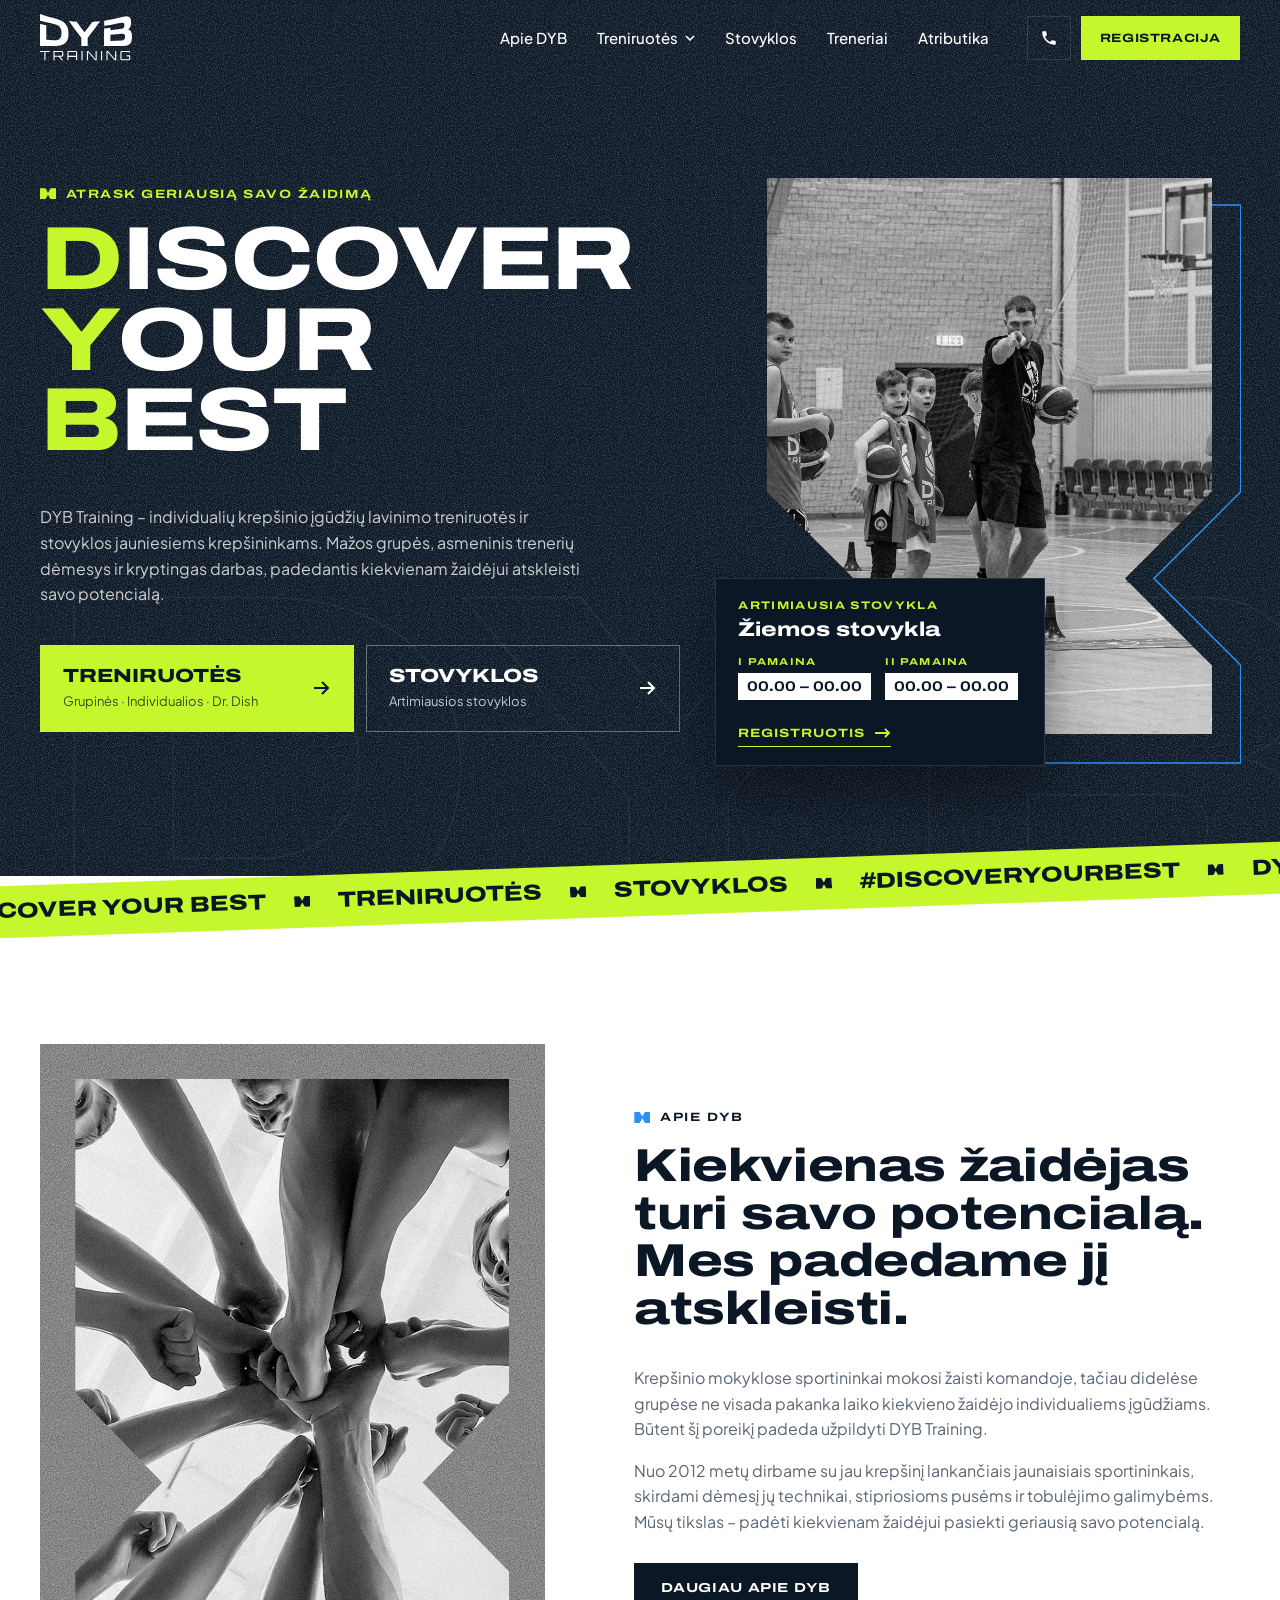
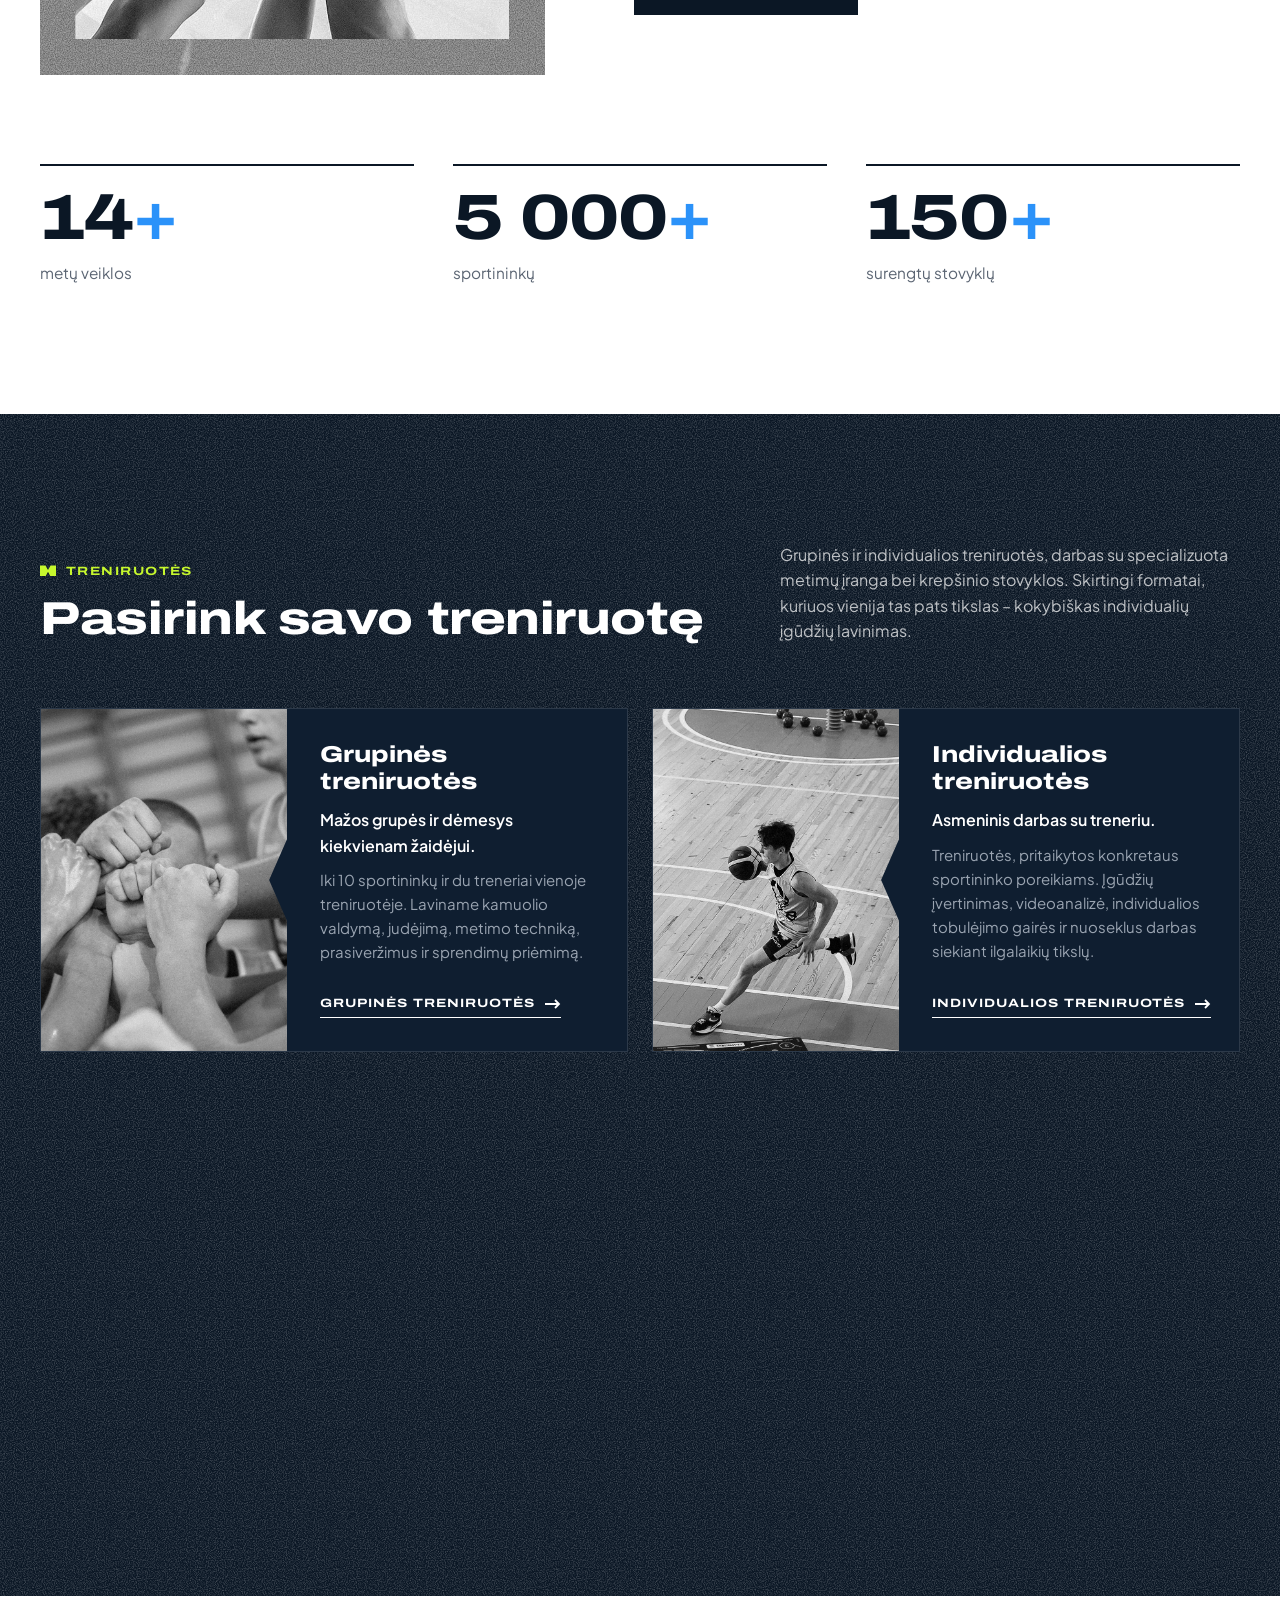
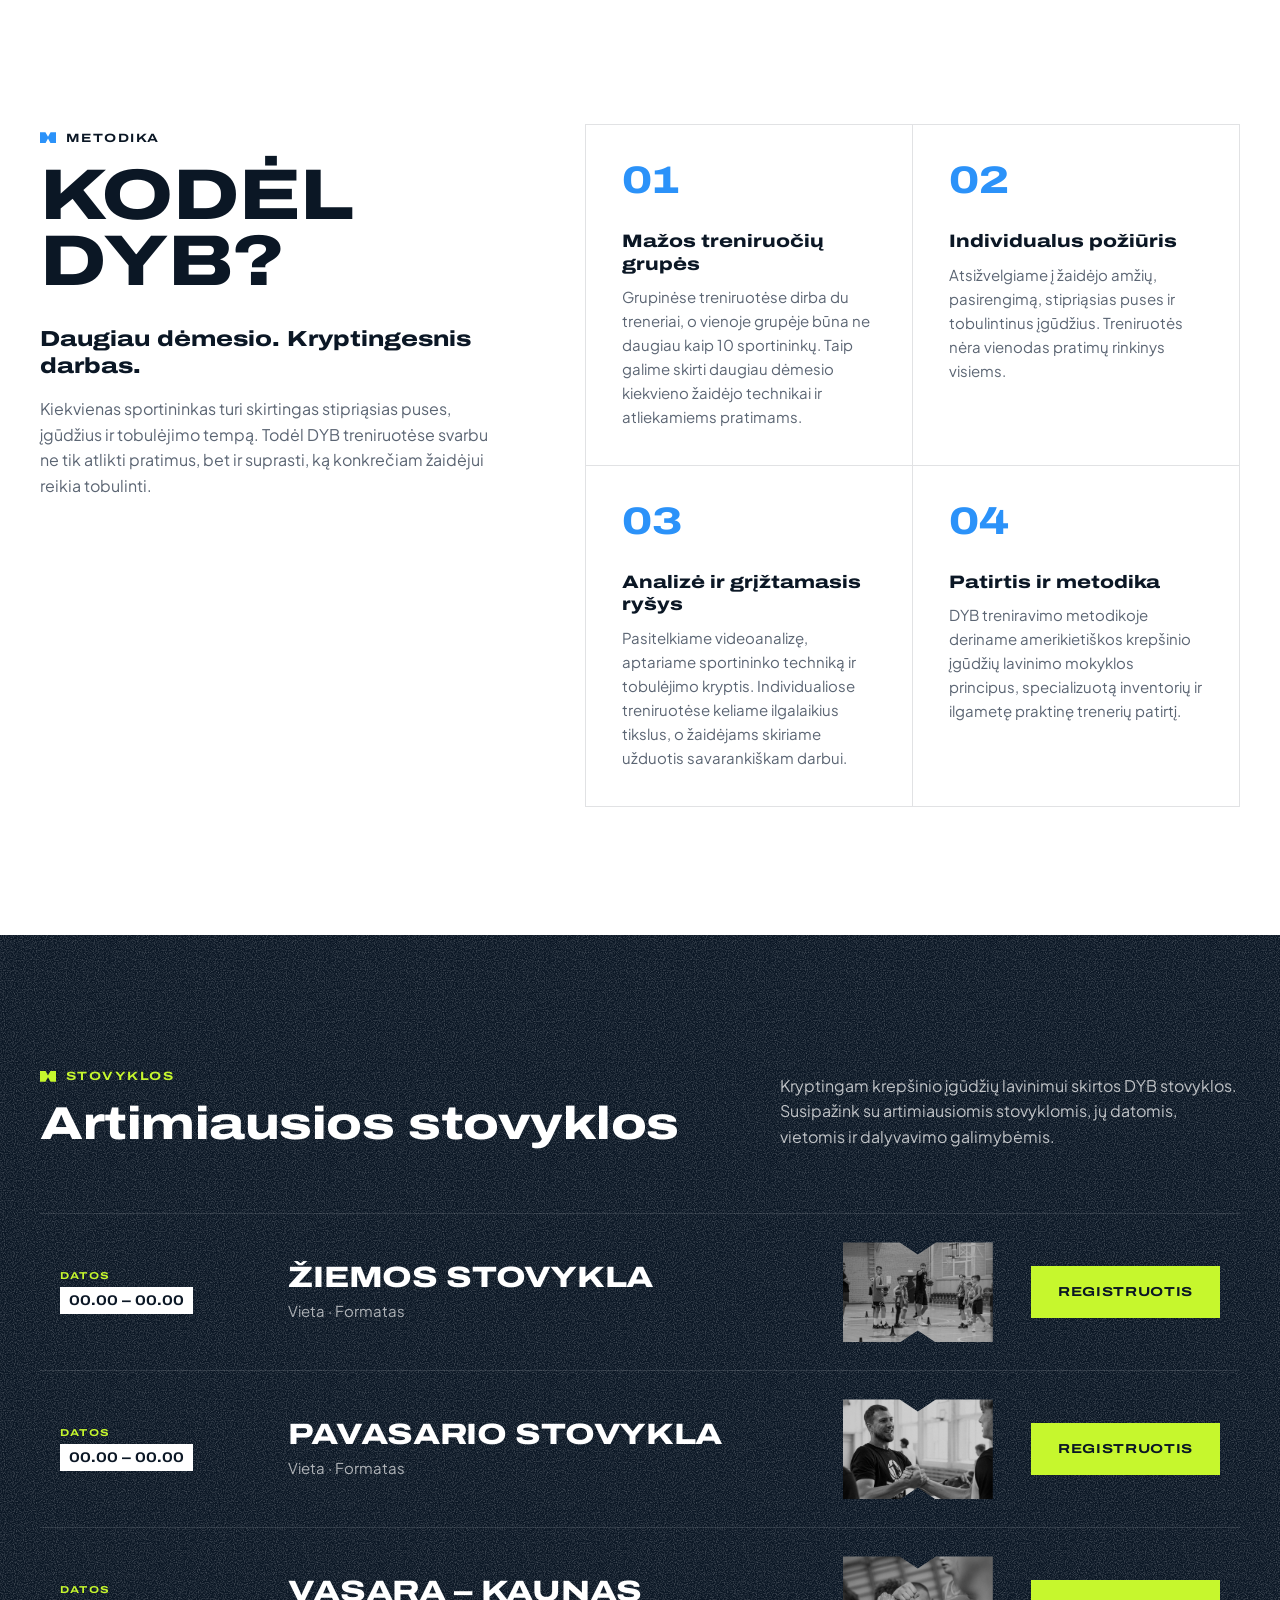
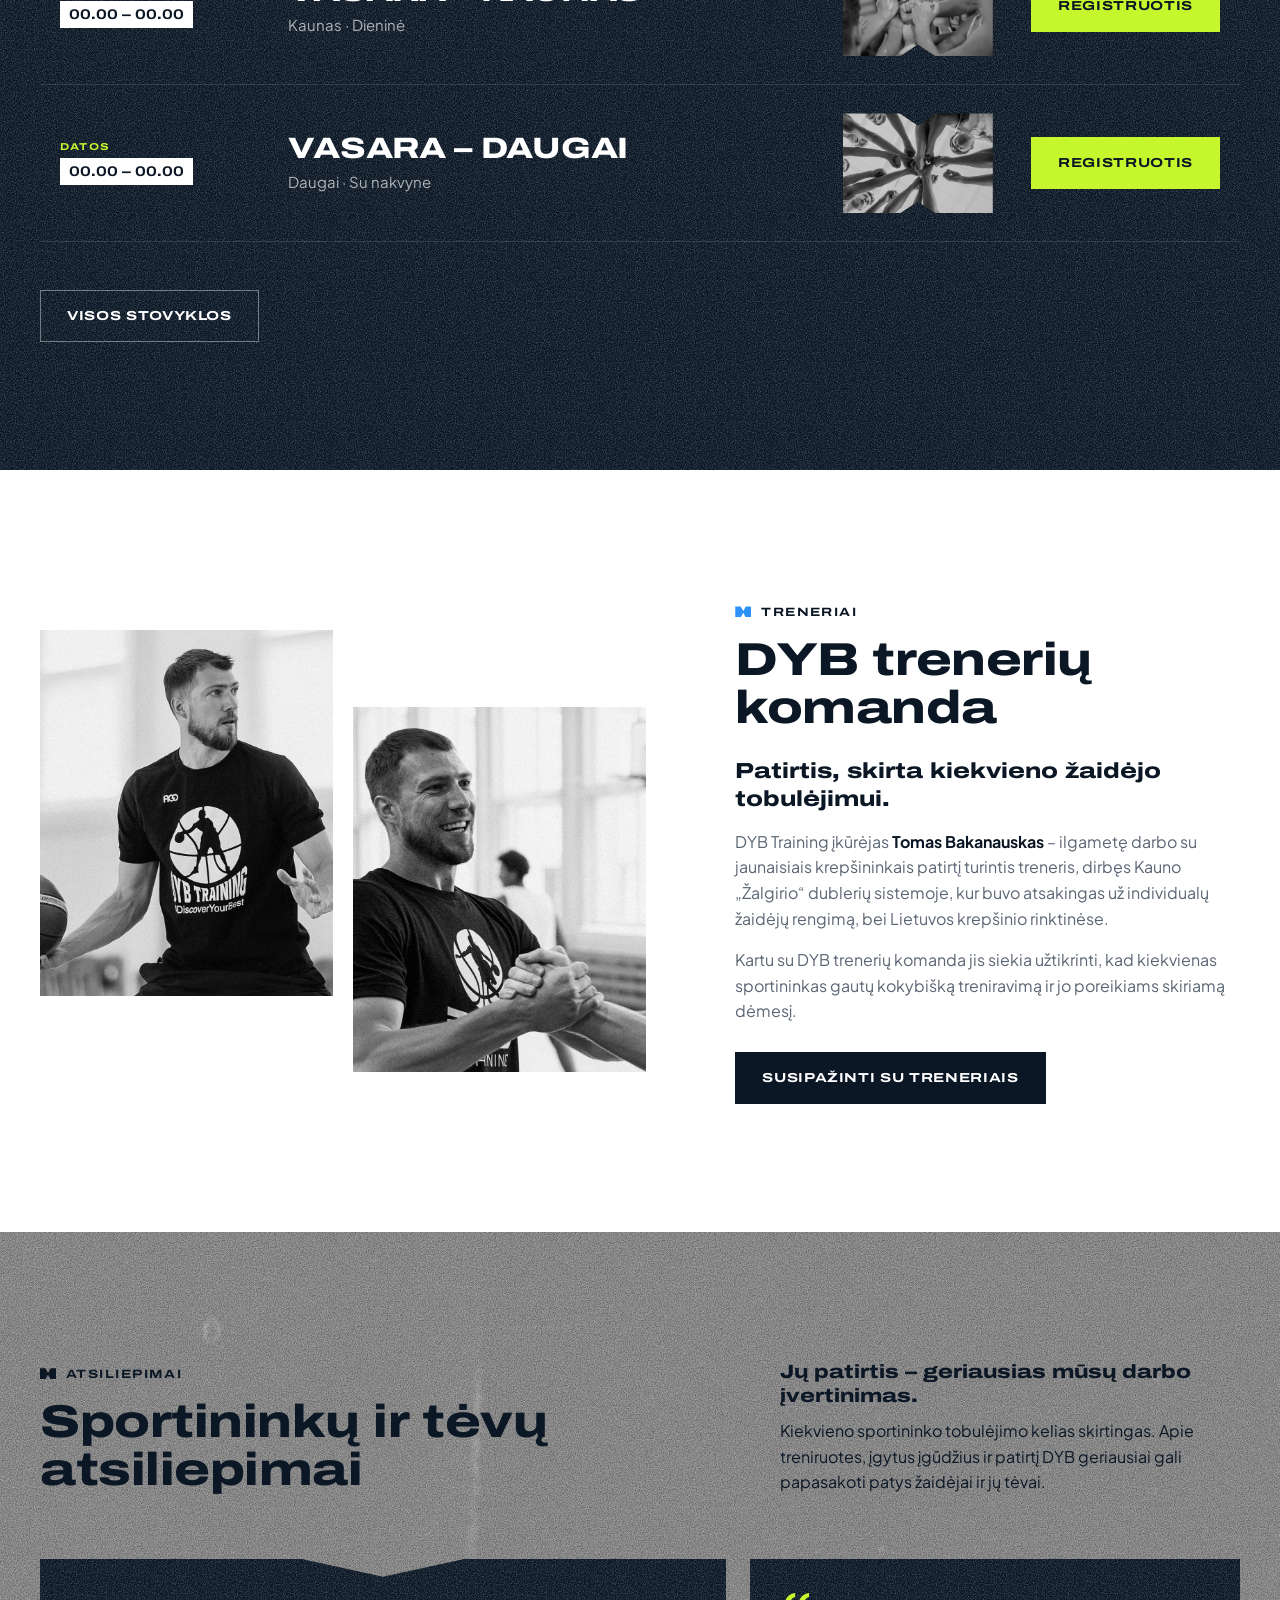
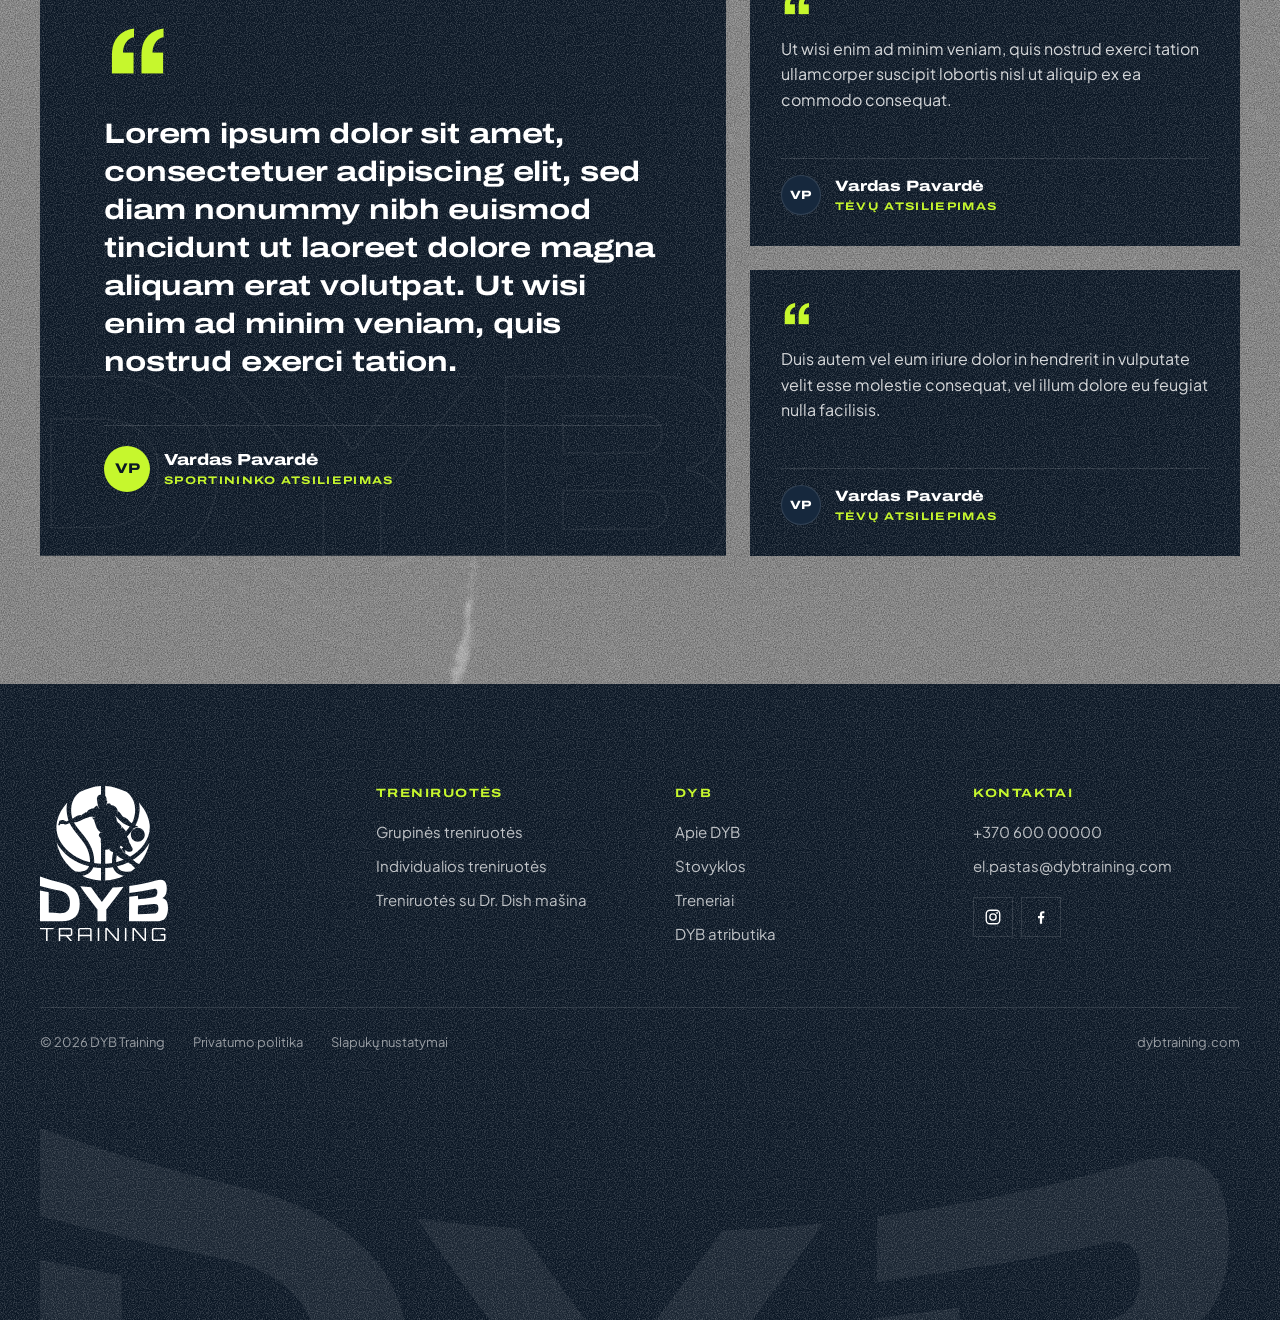
<file: index-v1.html>
<!DOCTYPE html>
<html lang="lt">
<head>
    <meta charset="UTF-8">
    <meta name="viewport" content="width=device-width, initial-scale=1.0">
    <meta name="format-detection" content="telephone=no">
    <meta name="theme-color" content="#0b1725">
    <meta name="description" content="">

    <title>DYB Training</title>

    <link rel="icon" href="img/favicon.svg" type="image/svg+xml">
    <link rel="preconnect" href="https://fonts.googleapis.com">
    <link rel="preconnect" href="https://fonts.gstatic.com" crossorigin>
    <link href="https://fonts.googleapis.com/css2?family=Archivo:wdth,wght@100..125,600..800&family=Plus+Jakarta+Sans:wght@400;500;600;700&display=swap" rel="stylesheet">
    <link rel="stylesheet" href="css/style.css">
    <link rel="stylesheet" href="css/v1.css">
    <script>document.documentElement.classList.add('js');</script>
</head>

<body>

    <a class="skip-link" href="#turinys">Pereiti prie turinio</a>

    <!-- HEADER -->

    <header class="header" id="header">
        <div class="container header__inner">
            <a class="header__logo" href="index-v1.html" aria-label="DYB Training – pradžia"><svg class="logo" aria-hidden="true" focusable="false" viewBox="0 0 469.93 236.84" fill="currentColor"><path d="M239.37 14.71L239.37 14.71C239.37 14.71 239.37 14.71 239.37 14.71L239.37 14.71 M22.2 236.84L22.2 193.84L0 193.84L0 188.39L49.95 188.39L49.95 193.84L27.82 193.84L27.82 236.84L22.2 236.84 M110.94 236.84L94.64 218L101.99 218L118.36 236.78L118.36 236.84L110.94 236.84M77.08 213.29L110.38 213.29C111.12 213.29 111.76 213.05 112.29 212.55C112.82 212.06 113.09 211.45 113.09 210.73L113.09 196.54C113.09 195.82 112.82 195.2 112.29 194.69C111.76 194.17 111.12 193.91 110.38 193.91L77.08 193.91C76.34 193.91 75.7 194.17 75.17 194.69C74.64 195.2 74.38 195.82 74.38 196.54L74.38 210.73C74.38 211.45 74.64 212.06 75.17 212.55C75.7 213.05 76.34 213.29 77.08 213.29M68.76 236.84L68.76 188.46L110.38 188.46C111.91 188.46 113.31 188.83 114.58 189.57C115.85 190.31 116.86 191.29 117.6 192.5C118.34 193.71 118.71 195.06 118.71 196.54L118.71 210.73C118.71 212.21 118.34 213.56 117.6 214.77C116.86 215.98 115.85 216.96 114.58 217.7C113.31 218.44 111.91 218.81 110.38 218.81L74.38 218.81L74.38 236.84L68.76 236.84 M184.07 213.7L184.07 196.47C184.07 195.75 183.8 195.13 183.27 194.62C182.74 194.1 182.1 193.84 181.36 193.84L148.06 193.84C147.32 193.84 146.68 194.1 146.15 194.62C145.62 195.13 145.35 195.75 145.35 196.47L145.35 213.7L184.07 213.7M139.73 196.47C139.73 194.99 140.1 193.63 140.84 192.4C141.58 191.16 142.59 190.19 143.86 189.47C145.13 188.75 146.53 188.39 148.06 188.39L181.36 188.39C182.89 188.39 184.29 188.75 185.56 189.47C186.83 190.19 187.84 191.16 188.58 192.4C189.32 193.63 189.69 194.99 189.69 196.47L189.69 236.84L184.07 236.84L184.07 219.15L145.35 219.15L145.35 236.84L139.73 236.84L139.73 196.47 M211.89 188.39H217.58V236.84H211.89Z M239.64 236.84L239.64 188.39L247.34 188.39L283.97 230.65L283.97 188.39L289.59 188.39L289.59 236.84L281.89 236.84L245.26 194.58L245.26 236.84L239.64 236.84 M311.66 188.39H317.35V236.84H311.66Z M339.41 236.84L339.41 188.39L347.11 188.39L383.74 230.65L383.74 188.39L389.36 188.39L389.36 236.84L381.66 236.84L345.03 194.58L345.03 236.84L339.41 236.84 M419.06 236.84C417.53 236.84 416.13 236.48 414.86 235.77C413.59 235.05 412.58 234.07 411.84 232.84C411.1 231.61 410.73 230.25 410.73 228.77L410.73 196.47C410.73 194.99 411.1 193.63 411.84 192.4C412.58 191.16 413.59 190.19 414.86 189.47C416.13 188.75 417.53 188.39 419.06 188.39L452.36 188.39C453.89 188.39 455.28 188.75 456.56 189.47C457.83 190.19 458.83 191.16 459.58 192.4C460.31 193.63 460.69 194.99 460.69 196.47L460.69 198.42L455.07 198.42L455.07 196.47C455.07 195.75 454.8 195.13 454.27 194.62C453.74 194.1 453.1 193.84 452.36 193.84L419.06 193.84C418.32 193.84 417.68 194.1 417.15 194.62C416.62 195.13 416.35 195.75 416.35 196.47L416.35 228.77C416.35 229.49 416.62 230.1 417.15 230.62C417.68 231.14 418.32 231.39 419.06 231.39L452.36 231.39C453.1 231.39 453.74 231.14 454.27 230.62C454.8 230.1 455.07 229.49 455.07 228.77L455.07 216.79L442.72 216.79L442.72 211.27L460.69 211.27L460.69 228.77C460.69 230.25 460.31 231.61 459.58 232.84C458.83 234.07 457.83 235.05 456.56 235.77C455.28 236.48 453.89 236.84 452.36 236.84L419.06 236.84 M128.21 48.27C116.72 36.35 99.75 28.11 77.54 22.91C51.38 16.81 25.49 9.18 0 0L0 34.58L31.82 42.61C31.82 42.6 31.82 42.59 31.82 42.59C44.74 45.71 57.73 48.53 70.78 51.04C83.48 53.5 93.17 58.33 99.79 65.57C106.41 72.83 109.8 83.12 109.94 96.81C110.08 110.49 106.9 120.2 100.4 126.16C93.91 132.09 84.28 134.91 71.53 134.28C58.43 133.62 45.34 132.87 32.28 132.05C32.15 107.32 32.02 82.59 31.9 57.85L0 51.6L0 164.1L78.87 164.1C101.19 164.06 117.95 158.67 129.19 148.55C140.43 138.37 145.97 122.25 145.77 99.64C145.57 77.01 139.71 60.21 128.21 48.27 M227.22 93.73C214.09 76.06 200.87 58.11 187.6 39.39C174.25 38.48 160.92 37.17 147.62 35.49C168.83 66.13 189.99 94.07 210.94 121.19C210.98 135.5 211.02 149.8 211.06 164.1L243.51 164.1C243.52 149.72 243.54 135.35 243.55 120.98C264.45 94.21 285.57 66.94 306.79 37.28C293.64 38.65 280.47 39.64 267.28 40.25C253.85 58.57 240.49 76.23 227.22 93.73 M430.52 130.9C427.8 133.98 423.52 135.64 417.67 135.94C398.27 136.94 378.84 137.79 359.39 138.47C359.5 127.79 359.6 117.11 359.71 106.44C379.18 104.9 398.59 103 417.93 100.74C423.77 100.06 428.01 100.96 430.68 103.54C433.35 106.12 434.67 110.58 434.64 116.85C434.6 123.13 433.23 127.84 430.52 130.9M464.56 89.8C460.99 84.15 456.15 80.83 450.02 79.69C450.02 79.32 450.02 78.96 450.02 78.59C460.38 72.7 465.52 60.78 465.53 43.44C465.54 29.45 462.24 19.95 455.63 15.22C449.02 10.43 439.09 10.42 425.71 14.26C393.51 23.47 360.81 30.31 327.87 34.76L327.63 60.32L360.23 55.57C360.23 55.56 360.23 55.56 360.23 55.56C379.02 52.77 397.72 49.35 416.3 45.29C421.31 44.19 425 44.56 427.37 46.48C429.74 48.39 430.91 52.06 430.88 57.43C430.84 62.94 429.65 67.17 427.3 70.05C424.95 72.93 421.21 74.78 416.07 75.61C397.44 78.63 378.73 81.18 359.95 83.26L360.08 70.25L327.5 74.47C327.23 104.34 326.96 134.22 326.68 164.1L427.12 164.1C442.08 164.11 452.97 160.45 459.76 152.62C466.55 144.83 469.93 132.63 469.92 116.52C469.92 104.41 468.13 95.44 464.56 89.8"/></svg></a>

            <nav class="nav" aria-label="Pagrindinis meniu">
                <ul class="nav__list">
                    <li><a class="nav__link" href="#apie">Apie DYB</a></li>
                    <li class="nav__item--drop">
                        <a class="nav__link" href="#treniruotes" aria-haspopup="true">Treniruotės <svg class="nav__caret" viewBox="0 0 10 6" aria-hidden="true"><path d="M1 1l4 4 4-4" fill="none" stroke="currentColor" stroke-width="1.6"/></svg></a>
                        <div class="drop">
                            <a class="drop__link" href="#treniruotes"><span class="drop__title">Grupinės treniruotės</span><span class="drop__sub">Mažos grupės ir dėmesys kiekvienam žaidėjui.</span></a>
                            <a class="drop__link" href="#treniruotes"><span class="drop__title">Individualios treniruotės</span><span class="drop__sub">Asmeninis darbas su treneriu.</span></a>
                            <a class="drop__link" href="#treniruotes"><span class="drop__title">Treniruotės su Dr. Dish mašina</span><span class="drop__sub">Metimo technika, kartojimai ir progreso analizė.</span></a>
                        </div>
                    </li>
                    <li><a class="nav__link" href="#stovyklos">Stovyklos</a></li>
                    <li><a class="nav__link" href="#treneriai">Treneriai</a></li>
                    <li><a class="nav__link" href="#">Atributika</a></li>
                </ul>
            </nav>

            <div class="header__actions">
                <a class="header__phone" href="tel:+37060000000" aria-label="Skambinti">
                    <svg viewBox="0 0 24 24" aria-hidden="true"><path d="M6.6 10.8a15.2 15.2 0 006.6 6.6l2.2-2.2a1 1 0 011-.25 11.4 11.4 0 003.6.57 1 1 0 011 1V20a1 1 0 01-1 1A17 17 0 013 4a1 1 0 011-1h3.5a1 1 0 011 1c0 1.25.2 2.45.57 3.57a1 1 0 01-.25 1z" fill="currentColor"/></svg>
                </a>
                <a class="btn btn--lime btn--sm header__cta" href="#treniruotes">Registracija</a>
                <button class="burger" type="button" aria-label="Meniu" aria-expanded="false" aria-controls="mmenu"><span></span><span></span></button>
            </div>
        </div>
    </header>

    <!-- MOBILE MENU -->

    <div class="mmenu" id="mmenu" hidden>
        <div class="container mmenu__inner">
            <nav aria-label="Mobilusis meniu">
                <a class="mmenu__link" href="#apie">Apie DYB</a>
                <a class="mmenu__link" href="#treniruotes">Treniruotės</a>
                <div class="mmenu__sub">
                    <a href="#treniruotes">Grupinės treniruotės</a>
                    <a href="#treniruotes">Individualios treniruotės</a>
                    <a href="#treniruotes">Treniruotės su Dr. Dish mašina</a>
                </div>
                <a class="mmenu__link" href="#stovyklos">Stovyklos</a>
                <a class="mmenu__link" href="#treneriai">Treneriai</a>
                <a class="mmenu__link" href="#">Atributika</a>
            </nav>
            <div class="mmenu__foot">
                <a class="btn btn--lime btn--block" href="#treniruotes">Registracija</a>
                <a class="mmenu__contact" href="tel:+37060000000">+370 600 00000</a>
                <a class="mmenu__contact" href="mailto:el.pastas@dybtraining.com">el.pastas@dybtraining.com</a>
            </div>
        </div>
    </div>

    <main id="turinys">

        <!-- HERO -->

        <section class="hero tex-dark">
            <div class="hero__type" aria-hidden="true">DYB</div>
            <div class="container hero__grid">
                <div class="hero__copy">
                    <p class="eyebrow eyebrow--lime reveal"><i class="bt" aria-hidden="true"></i>Atrask geriausią savo žaidimą</p>
                    <h1 class="hero__title reveal">
                        <span><b>D</b>iscover</span>
                        <span><b>Y</b>our</span>
                        <span><b>B</b>est</span>
                    </h1>
                    <p class="hero__lead reveal">DYB Training – individualių krepšinio įgūdžių lavinimo treniruotės ir stovyklos jauniesiems krepšininkams. Mažos grupės, asmeninis trenerių dėmesys ir kryptingas darbas, padedantis kiekvienam žaidėjui atskleisti savo potencialą.</p>
                    <div class="hero__paths reveal">
                        <a class="path path--lime" href="#treniruotes">
                            <span class="path__label">Treniruotės</span>
                            <span class="path__sub">Grupinės · Individualios · Dr. Dish</span>
                            <svg class="path__arrow" viewBox="0 0 24 24" aria-hidden="true"><path d="M5 12h14M13 6l6 6-6 6" fill="none" stroke="currentColor" stroke-width="2"/></svg>
                        </a>
                        <a class="path path--ghost" href="#stovyklos">
                            <span class="path__label">Stovyklos</span>
                            <span class="path__sub">Artimiausios stovyklos</span>
                            <svg class="path__arrow" viewBox="0 0 24 24" aria-hidden="true"><path d="M5 12h14M13 6l6 6-6 6" fill="none" stroke="currentColor" stroke-width="2"/></svg>
                        </a>
                    </div>
                </div>

                <div class="hero__visual reveal">
                    <div class="shot">
                        <span class="shot__line" aria-hidden="true"></span>
                        <img class="hourglass" src="img/group-training.jpg" alt="DYB treneris su vaikais krepšinio salėje" width="1871" height="1055" fetchpriority="high">
                    </div>
                    <article class="next">
                        <p class="next__label">Artimiausia stovykla</p>
                        <h2 class="next__title">Žiemos stovykla</h2>
                        <div class="dates">
                            <div class="date"><span class="date__label">I pamaina</span><span class="date__val">00.00 – 00.00</span></div>
                            <div class="date"><span class="date__label">II pamaina</span><span class="date__val">00.00 – 00.00</span></div>
                        </div>
                        <a class="link-arrow link-arrow--lime" href="#stovyklos">Registruotis</a>
                    </article>
                </div>
            </div>
        </section>

        <!-- TICKER -->

        <div class="ticker" aria-hidden="true">
            <div class="ticker__track">
                <div class="ticker__group">
                    <span>Discover your best</span><i class="bt"></i>
                    <span>Treniruotės</span><i class="bt"></i>
                    <span>Stovyklos</span><i class="bt"></i>
                    <span>#DiscoverYourBest</span><i class="bt"></i>
                    <span>DYB Training</span><i class="bt"></i>
                </div>
                <div class="ticker__group">
                    <span>Discover your best</span><i class="bt"></i>
                    <span>Treniruotės</span><i class="bt"></i>
                    <span>Stovyklos</span><i class="bt"></i>
                    <span>#DiscoverYourBest</span><i class="bt"></i>
                    <span>DYB Training</span><i class="bt"></i>
                </div>
            </div>
        </div>

        <!-- APIE DYB TRUMPAI -->

        <section class="section section--light" id="apie">
            <div class="container">
                <div class="about">
                    <div class="about__visual reveal">
                        <div class="frame frame--grey">
                            <img class="hourglass" src="img/team-huddle.jpg" alt="DYB treniruotės dalyviai sukryžiavę rankas rate" loading="lazy" width="1871" height="1055">
                        </div>
                    </div>
                    <div class="about__copy reveal">
                        <p class="eyebrow eyebrow--blue"><i class="bt" aria-hidden="true"></i>Apie DYB</p>
                        <h2 class="h2 h2--s">Kiekvienas žaidėjas turi savo potencialą. Mes padedame jį atskleisti.</h2>
                        <p>Krepšinio mokyklose sportininkai mokosi žaisti komandoje, tačiau didelėse grupėse ne visada pakanka laiko kiekvieno žaidėjo individualiems įgūdžiams. Būtent šį poreikį padeda užpildyti DYB Training.</p>
                        <p>Nuo 2012 metų dirbame su jau krepšinį lankančiais jaunaisiais sportininkais, skirdami dėmesį jų technikai, stipriosioms pusėms ir tobulėjimo galimybėms. Mūsų tikslas – padėti kiekvienam žaidėjui pasiekti geriausią savo potencialą.</p>
                        <a class="btn btn--navy" href="#apie">Daugiau apie DYB</a>
                    </div>
                </div>

                <dl class="stats">
                    <div class="stat reveal"><dt class="stat__l">metų veiklos</dt><dd class="stat__n">14<i>+</i></dd></div>
                    <div class="stat reveal"><dt class="stat__l">sportininkų</dt><dd class="stat__n">5&nbsp;000<i>+</i></dd></div>
                    <div class="stat reveal"><dt class="stat__l">surengtų stovyklų</dt><dd class="stat__n">150<i>+</i></dd></div>
                </dl>
            </div>
        </section>

        <!-- TRENIRUOTĖS IR PASLAUGOS -->

        <section class="section section--dark tex-dark" id="treniruotes">
            <div class="container">
                <header class="section-head reveal">
                    <div>
                        <p class="eyebrow eyebrow--lime"><i class="bt" aria-hidden="true"></i>Treniruotės</p>
                        <h2 class="h2 h2--s">Pasirink savo treniruotę</h2>
                    </div>
                    <p class="section-head__intro">Grupinės ir individualios treniruotės, darbas su specializuota metimų įranga bei krepšinio stovyklos. Skirtingi formatai, kuriuos vienija tas pats tikslas – kokybiškas individualių įgūdžių lavinimas.</p>
                </header>

                <div class="svc-grid">
                    <article class="svc reveal">
                        <div class="svc__media"><img src="img/team-fists.jpg" alt="" loading="lazy" width="1871" height="1055"></div>
                        <div class="svc__body">
                            <h3 class="svc__title">Grupinės treniruotės</h3>
                            <p class="svc__lead">Mažos grupės ir dėmesys kiekvienam žaidėjui.</p>
                            <p class="svc__text">Iki 10 sportininkų ir du treneriai vienoje treniruotėje. Laviname kamuolio valdymą, judėjimą, metimo techniką, prasiveržimus ir sprendimų priėmimą.</p>
                            <a class="link-arrow link-arrow--light" href="#treniruotes">Grupinės treniruotės</a>
                        </div>
                    </article>

                    <article class="svc reveal">
                        <div class="svc__media"><img src="img/player-dribble.jpg" alt="" loading="lazy" width="1871" height="1055"></div>
                        <div class="svc__body">
                            <h3 class="svc__title">Individualios treniruotės</h3>
                            <p class="svc__lead">Asmeninis darbas su treneriu.</p>
                            <p class="svc__text">Treniruotės, pritaikytos konkretaus sportininko poreikiams. Įgūdžių įvertinimas, videoanalizė, individualios tobulėjimo gairės ir nuoseklus darbas siekiant ilgalaikių tikslų.</p>
                            <a class="link-arrow link-arrow--light" href="#treniruotes">Individualios treniruotės</a>
                        </div>
                    </article>

                    <article class="svc reveal">
                        <div class="svc__media"><img src="img/coach-dribble.jpg" alt="" loading="lazy" width="1871" height="1055"></div>
                        <div class="svc__body">
                            <h3 class="svc__title">Treniruotės su Dr. Dish</h3>
                            <p class="svc__lead">Metimo technika, kartojimai ir progreso analizė.</p>
                            <p class="svc__text">Specializuota įranga leidžia per trumpą laiką atlikti didelį skaičių metimų. Treneris stebi techniką, o fiksuojama statistika padeda vertinti pataikymą iš skirtingų aikštelės pozicijų ir sekti progresą.</p>
                            <a class="link-arrow link-arrow--light" href="#treniruotes">Dr. Dish treniruotės</a>
                        </div>
                    </article>

                    <article class="svc reveal">
                        <div class="svc__media"><img src="img/coach-hug.jpg" alt="" loading="lazy" width="1871" height="1055"></div>
                        <div class="svc__body">
                            <h3 class="svc__title">Krepšinio stovyklos</h3>
                            <p class="svc__lead">Intensyvus individualių įgūdžių lavinimas.</p>
                            <p class="svc__text">Krepšinio stovyklos, kuriose sportininkai gali daugiau laiko skirti technikai, individualiam pasirengimui ir darbui su DYB treneriais.</p>
                            <a class="link-arrow link-arrow--light" href="#stovyklos">Krepšinio stovyklos</a>
                        </div>
                    </article>
                </div>
            </div>
        </section>

        <!-- KODĖL DYB? -->

        <section class="section section--light" id="kodel">
            <div class="container why">
                <div class="why__intro reveal">
                    <p class="eyebrow eyebrow--blue"><i class="bt" aria-hidden="true"></i>Metodika</p>
                    <h2 class="h2">Kodėl DYB?</h2>
                    <h3 class="why__sub">Daugiau dėmesio. Kryptingesnis darbas.</h3>
                    <p>Kiekvienas sportininkas turi skirtingas stipriąsias puses, įgūdžius ir tobulėjimo tempą. Todėl DYB treniruotėse svarbu ne tik atlikti pratimus, bet ir suprasti, ką konkrečiam žaidėjui reikia tobulinti.</p>
                </div>
                <ul class="points">
                    <li class="point reveal">
                        <span class="point__n">01</span>
                        <h3 class="point__title">Mažos treniruočių grupės</h3>
                        <p>Grupinėse treniruotėse dirba du treneriai, o vienoje grupėje būna ne daugiau kaip 10 sportininkų. Taip galime skirti daugiau dėmesio kiekvieno žaidėjo technikai ir atliekamiems pratimams.</p>
                    </li>
                    <li class="point reveal">
                        <span class="point__n">02</span>
                        <h3 class="point__title">Individualus požiūris</h3>
                        <p>Atsižvelgiame į žaidėjo amžių, pasirengimą, stipriąsias puses ir tobulintinus įgūdžius. Treniruotės nėra vienodas pratimų rinkinys visiems.</p>
                    </li>
                    <li class="point reveal">
                        <span class="point__n">03</span>
                        <h3 class="point__title">Analizė ir grįžtamasis ryšys</h3>
                        <p>Pasitelkiame videoanalizę, aptariame sportininko techniką ir tobulėjimo kryptis. Individualiose treniruotėse keliame ilgalaikius tikslus, o žaidėjams skiriame užduotis savarankiškam darbui.</p>
                    </li>
                    <li class="point reveal">
                        <span class="point__n">04</span>
                        <h3 class="point__title">Patirtis ir metodika</h3>
                        <p>DYB treniravimo metodikoje deriname amerikietiškos krepšinio įgūdžių lavinimo mokyklos principus, specializuotą inventorių ir ilgametę praktinę trenerių patirtį.</p>
                    </li>
                </ul>
            </div>
        </section>

        <!-- ARTIMIAUSIOS STOVYKLOS -->

        <section class="section section--dark tex-dark" id="stovyklos">
            <div class="container">
                <header class="section-head reveal">
                    <div>
                        <p class="eyebrow eyebrow--lime"><i class="bt" aria-hidden="true"></i>Stovyklos</p>
                        <h2 class="h2 h2--s">Artimiausios stovyklos</h2>
                    </div>
                    <p class="section-head__intro">Kryptingam krepšinio įgūdžių lavinimui skirtos DYB stovyklos. Susipažink su artimiausiomis stovyklomis, jų datomis, vietomis ir dalyvavimo galimybėmis.</p>
                </header>

                <ul class="crows">
                    <li class="crow reveal">
                        <div class="date crow__date"><span class="date__label">Datos</span><span class="date__val">00.00 – 00.00</span></div>
                        <div class="crow__main">
                            <h3 class="crow__title"><a href="#stovyklos">Žiemos stovykla</a></h3>
                            <p class="crow__meta">Vieta · Formatas</p>
                        </div>
                        <img class="crow__thumb" src="img/group-training.jpg" alt="" loading="lazy" width="1871" height="1055">
                        <a class="btn btn--lime crow__cta" href="#stovyklos">Registruotis</a>
                    </li>
                    <li class="crow reveal">
                        <div class="date crow__date"><span class="date__label">Datos</span><span class="date__val">00.00 – 00.00</span></div>
                        <div class="crow__main">
                            <h3 class="crow__title"><a href="#stovyklos">Pavasario stovykla</a></h3>
                            <p class="crow__meta">Vieta · Formatas</p>
                        </div>
                        <img class="crow__thumb" src="img/coach-handshake.jpg" alt="" loading="lazy" width="1871" height="1055">
                        <a class="btn btn--lime crow__cta" href="#stovyklos">Registruotis</a>
                    </li>
                    <li class="crow reveal">
                        <div class="date crow__date"><span class="date__label">Datos</span><span class="date__val">00.00 – 00.00</span></div>
                        <div class="crow__main">
                            <h3 class="crow__title"><a href="#stovyklos">Vasara – Kaunas</a></h3>
                            <p class="crow__meta">Kaunas · Dieninė</p>
                        </div>
                        <img class="crow__thumb" src="img/team-fists.jpg" alt="" loading="lazy" width="1871" height="1055">
                        <a class="btn btn--lime crow__cta" href="#stovyklos">Registruotis</a>
                    </li>
                    <li class="crow reveal">
                        <div class="date crow__date"><span class="date__label">Datos</span><span class="date__val">00.00 – 00.00</span></div>
                        <div class="crow__main">
                            <h3 class="crow__title"><a href="#stovyklos">Vasara – Daugai</a></h3>
                            <p class="crow__meta">Daugai · Su nakvyne</p>
                        </div>
                        <img class="crow__thumb" src="img/team-huddle.jpg" alt="" loading="lazy" width="1871" height="1055">
                        <a class="btn btn--lime crow__cta" href="#stovyklos">Registruotis</a>
                    </li>
                </ul>

                <div class="crows__more reveal">
                    <a class="btn btn--ghost" href="#stovyklos">Visos stovyklos</a>
                </div>
            </div>
        </section>

        <!-- TRENERIŲ KOMANDA -->

        <section class="section section--light" id="treneriai">
            <div class="container team">
                <div class="team__photos reveal">
                    <div class="coach__media"><img src="img/coach-1.jpg" alt="DYB treneris" loading="lazy" width="844" height="1055"></div>
                    <div class="coach__media"><img src="img/coach-2.jpg" alt="DYB treneris" loading="lazy" width="844" height="1055"></div>
                </div>
                <div class="team__copy reveal">
                    <p class="eyebrow eyebrow--blue"><i class="bt" aria-hidden="true"></i>Treneriai</p>
                    <h2 class="h2 h2--s">DYB trenerių komanda</h2>
                    <h3 class="why__sub">Patirtis, skirta kiekvieno žaidėjo tobulėjimui.</h3>
                    <p>DYB Training įkūrėjas <strong>Tomas Bakanauskas</strong> – ilgametę darbo su jaunaisiais krepšininkais patirtį turintis treneris, dirbęs Kauno „Žalgirio“ dublerių sistemoje, kur buvo atsakingas už individualų žaidėjų rengimą, bei Lietuvos krepšinio rinktinėse.</p>
                    <p>Kartu su DYB trenerių komanda jis siekia užtikrinti, kad kiekvienas sportininkas gautų kokybišką treniravimą ir jo poreikiams skiriamą dėmesį.</p>
                    <a class="btn btn--navy" href="#treneriai">Susipažinti su treneriais</a>
                </div>
            </div>
        </section>

        <!-- ATSILIEPIMAI -->

        <section class="section reviews tex-grey" id="atsiliepimai">
            <div class="container">
                <header class="section-head reveal">
                    <div>
                        <p class="eyebrow eyebrow--navy"><i class="bt" aria-hidden="true"></i>Atsiliepimai</p>
                        <h2 class="h2 h2--s">Sportininkų ir tėvų atsiliepimai</h2>
                    </div>
                    <div class="section-head__intro">
                        <h3 class="reviews__sub">Jų patirtis – geriausias mūsų darbo įvertinimas.</h3>
                        <p>Kiekvieno sportininko tobulėjimo kelias skirtingas. Apie treniruotes, įgytus įgūdžius ir patirtį DYB geriausiai gali papasakoti patys žaidėjai ir jų tėvai.</p>
                    </div>
                </header>

                <div class="quotes">
                    <figure class="quote quote--main reveal">
                        <span class="quote__type" aria-hidden="true">DYB</span>
                        <span class="quote__mark" aria-hidden="true">“</span>
                        <blockquote class="quote__text">Lorem ipsum dolor sit amet, consectetuer adipiscing elit, sed diam nonummy nibh euismod tincidunt ut laoreet dolore magna aliquam erat volutpat. Ut wisi enim ad minim veniam, quis nostrud exerci tation.</blockquote>
                        <figcaption class="quote__who">
                            <span class="quote__avatar" aria-hidden="true">VP</span>
                            <span class="quote__meta"><span class="quote__name">Vardas Pavardė</span><span class="quote__role">Sportininko atsiliepimas</span></span>
                        </figcaption>
                    </figure>
                    <div class="rvslider reveal" data-vslider aria-label="Kiti atsiliepimai" role="region">
                        <div class="rvslider__track">
                            <figure class="quote quote--sm">
                                <span class="quote__mark" aria-hidden="true">“</span>
                                <blockquote class="quote__text">Ut wisi enim ad minim veniam, quis nostrud exerci tation ullamcorper suscipit lobortis nisl ut aliquip ex ea commodo consequat.</blockquote>
                                <figcaption class="quote__who">
                                    <span class="quote__avatar" aria-hidden="true">VP</span>
                                    <span class="quote__meta"><span class="quote__name">Vardas Pavardė</span><span class="quote__role">Tėvų atsiliepimas</span></span>
                                </figcaption>
                            </figure>
                            <figure class="quote quote--sm">
                                <span class="quote__mark" aria-hidden="true">“</span>
                                <blockquote class="quote__text">Duis autem vel eum iriure dolor in hendrerit in vulputate velit esse molestie consequat, vel illum dolore eu feugiat nulla facilisis.</blockquote>
                                <figcaption class="quote__who">
                                    <span class="quote__avatar" aria-hidden="true">VP</span>
                                    <span class="quote__meta"><span class="quote__name">Vardas Pavardė</span><span class="quote__role">Tėvų atsiliepimas</span></span>
                                </figcaption>
                            </figure>
                            <figure class="quote quote--sm">
                                <span class="quote__mark" aria-hidden="true">“</span>
                                <blockquote class="quote__text">Nam liber tempor cum soluta nobis eleifend option congue nihil imperdiet doming id quod mazim placerat facer possim assum.</blockquote>
                                <figcaption class="quote__who">
                                    <span class="quote__avatar" aria-hidden="true">VP</span>
                                    <span class="quote__meta"><span class="quote__name">Vardas Pavardė</span><span class="quote__role">Sportininko atsiliepimas</span></span>
                                </figcaption>
                            </figure>
                            <figure class="quote quote--sm">
                                <span class="quote__mark" aria-hidden="true">“</span>
                                <blockquote class="quote__text">Typi non habent claritatem insitam; est usus legentis in iis qui facit eorum claritatem lectores legere me lius.</blockquote>
                                <figcaption class="quote__who">
                                    <span class="quote__avatar" aria-hidden="true">VP</span>
                                    <span class="quote__meta"><span class="quote__name">Vardas Pavardė</span><span class="quote__role">Tėvų atsiliepimas</span></span>
                                </figcaption>
                            </figure>
                        </div>
                    </div>
                </div>
            </div>
        </section>

    </main>

    <!-- FOOTER -->

    <footer class="footer tex-dark">
        <div class="container">
            <div class="footer__top">
                <a class="footer__logo" href="index-v1.html" aria-label="DYB Training – pradžia"><svg class="logo" aria-hidden="true" focusable="false" viewBox="0 0 450.05 545.3" fill="currentColor"><path d="M220.94 164.66L220.94 164.62C220.33 164.5 218.01 164.02 214.47 162.58L214.47 164.15C217.78 164.71 220.32 164.66 220.94 164.66 M334.33 288.86C333.91 288.63 329.96 283.53 326.69 281.1C323.46 278.7 322.62 275.85 322.62 275.85C322.62 275.85 316.12 272.92 315.06 272.2C313.99 271.44 311.37 269.99 311.37 269.99L309.61 268.9C297.57 274.64 284.66 279.24 271.1 282.52C272.95 286.97 275.59 290.64 279.03 293.49C290.9 303.34 312.94 301.7 319.57 300.94 M233.72 51.99C233.72 51.99 236.04 50.81 236.5 52.33C236.53 52.49 236.57 52.68 236.61 52.9C236.46 54.73 236.15 57.24 235.35 59.9C235.24 60.36 235.09 60.81 234.94 61.27C234.18 63.4 233.38 65.07 232.69 66.33C232.35 67.05 231.97 67.73 231.63 68.42C233.15 66.78 234.96 66.52 236.97 61.47C238.34 61.39 240.17 61.31 242.18 61.31C246.44 61.24 247.5 61.2 248.11 64.36C248.76 67.47 250.34 66.97 250.91 67.66C251.52 68.34 258.85 66.82 265.81 73.67C269.5 77.24 271.4 81.04 272.35 83.9C272.43 84.16 273.3 86.98 273.38 89.67C273.46 92.49 271.42 96.69 271.42 96.69C271.42 96.69 274.32 93.13 274.93 89.06C276.76 90.13 280.11 92.6 284.26 98.31C290.07 106.41 290.23 106.71 292.39 107.97C294.52 109.22 302.66 110.13 310.46 119.37C314.59 124.29 319.07 128.21 322.88 131.15C326.28 125.21 328.97 119.15 330.63 112.82C347.97 46.41 303.74 20.68 303.3 20.48C280.85 9.75 255.55 1.16 229.24 0L229.24 33.92C233.02 37.79 233.88 42.95 233.91 45.22C233.99 47.77 233.72 51.99 233.72 51.99 M91.27 135.53C89.79 135.65 86.75 135.72 85.19 134.81C83.63 133.86 76.52 133.9 75.49 133.9C74.43 133.9 73.33 134.01 73.02 133.86C72.68 133.71 72.22 133.02 72.22 133.02C72.22 133.02 70.74 133.71 70.66 134.74C70.55 135.8 70.66 136.75 70.17 137.25C69.71 137.78 69.71 137.78 69.22 137.93C68.76 138.08 68.38 138.08 68.04 137.85C67.66 137.59 67.43 137.36 67.43 137.36C67.43 137.36 66.94 138.27 66.52 138.35C66.1 138.46 63.97 138.46 64.35 135.57C64.73 132.68 66.03 132.26 66.41 130.29C66.79 128.27 67.66 123.94 68.19 122.95C68.73 121.92 69.6 121.16 70.51 121.31C71.39 121.46 72.45 120.55 73.44 120.25C74.43 119.94 80.13 118.27 84.09 120.32C88 122.34 90.82 123.4 92.23 123.97C93.63 124.54 93.52 125.04 94.47 124.66C94.77 124.54 97.13 123.36 100.38 121.7C99.82 120.06 99.31 118.4 98.84 116.72C92.09 92.02 92.38 72.62 95.78 57.73C76.79 79.75 60.77 106.44 58.07 136.57C52.6 197.57 107.95 251.6 175.73 268.09C175.82 266.43 175.87 264.72 175.84 262.95C175.31 224.32 154.09 198.36 133.57 173.25C122.18 159.32 111.28 145.97 104.19 131.02C103.82 131.09 103.47 131.17 103.14 131.24C99.26 132.07 92.76 135.42 91.27 135.53 M326.52 259.73C328.47 261.38 330.73 263.21 331.33 263.53C332.4 264.1 338.94 269.69 338.94 269.69C338.94 269.69 341.45 270.41 342.63 271.36C343.77 272.31 343.77 272.09 345.97 273.04C347.16 273.55 347.86 273.87 348.6 274.04C366.67 252.83 379.52 227.03 385.13 198.67C372.32 223.13 351.95 244.18 326.52 259.73 M213.57 193.26C213.76 191.58 214.29 187.06 213.68 185.61C213.03 184.13 211.89 182.76 211.36 181.51C210.83 180.25 209.99 179.05 209.15 178.35C207.31 176.8 207.27 175.81 207.04 174.97C206.85 174.09 207 172.32 207.3 171.06C207.61 169.81 210.22 166.37 210.22 166.37L210.22 166.37C210.22 166.37 210.22 166.37 210.22 166.37C210.74 165.93 211.15 163.46 212.68 163.8C213.3 163.94 213.9 164.06 214.47 164.15L214.47 162.58C213.81 162.31 213.1 162 212.35 161.66C200.71 156.37 195.84 137.27 192.26 126.2C189.1 116.43 185.57 114.08 182.87 111.04C182.83 111 182.79 110.96 182.71 110.92C183.7 110.77 183.56 110.82 184.67 110.78L184.7 110.78C185.16 110.74 185.66 110.74 186.11 110.74C188.39 110.78 190.22 111.01 191.63 111.27C192.42 111.35 193.22 111.5 193.94 111.62C190.98 110.25 182.69 107.02 174.21 109.3C174.21 109.3 154.06 116.41 146.72 119.14C139.34 121.88 134.51 126.18 124.43 127.78C122.66 128.05 120.97 128.31 119.36 128.56C125.77 140.59 135.27 152 145.01 163.91C166.1 189.71 190.01 218.97 190.61 262.75C190.65 265.63 190.54 268.38 190.3 271.03C198.18 272.31 206.25 273.11 214.47 273.42L214.47 200.11C213.16 197.04 213.39 194.57 213.57 193.26 M137.1 102.79C138.54 102.49 142.5 102.18 144.78 102.03C143.48 104.58 141.84 109.14 141.46 110.47C141.84 109.83 143.14 106.86 143.6 106.22C144.32 104.96 145.35 103.44 146.79 101.69C146.87 101.62 146.98 101.5 147.06 101.39C148.58 100.09 152.76 96.71 156.79 94.69C160.75 92.72 162.51 92.05 163.27 91.79C162.74 93.16 162.16 96.33 161.93 97.13C162.31 96.48 163.41 93.63 163.83 92.98C164.59 91.73 165.62 90.21 167.06 88.5C167.36 88.12 167.67 87.74 168.01 87.39C169.99 85.3 172.08 83.67 173.6 82.64C177.37 80.4 182.65 78.95 185.24 78.84C187.9 78.72 189.8 76.86 190.56 76.18C191.36 75.49 193.15 73.06 194.93 72.03C196.72 70.97 197.86 70.55 199.23 69.83C199.8 69.52 200.26 69.26 200.64 68.99C203.15 75.95 208.51 80.7 210.75 82.49C210.26 81.88 209.8 81.23 209.38 80.55C208.51 79.41 207.48 77.89 206.42 75.87C206.23 75.45 206 75.04 205.81 74.58C204.44 71.61 203.72 68.72 203.38 66.93C203.38 66.93 203.19 64.31 203.19 63.89C203.19 63.48 202.39 62.9 202.23 61.99C202.08 61.12 201.55 59.86 201.66 58.57C201.74 57.32 201.89 55.72 201.55 54.65C201.17 53.59 200.79 52.22 200.79 51.73C200.79 51.19 198.36 44.31 203.07 36.44C205.33 32.67 209.82 30.68 214.47 30.06L214.47 0C188.17 1.16 164.03 9.62 141.65 20.48C139.87 21.34 96.69 48.87 113.09 112.83C113.25 113.44 113.42 114.06 113.6 114.67C117.11 112.73 120.2 110.92 121.89 109.71C127.44 105.72 135 103.21 137.1 102.79 M368.34 171.62C368.34 185.13 357.38 196.09 343.87 196.09C330.35 196.09 319.4 185.13 319.4 171.62C319.4 158.1 330.35 147.15 343.87 147.15C357.38 147.15 368.34 158.1 368.34 171.62M340.69 140.52C341.37 140.48 342.4 141.05 342.89 141.66C343.12 142 344.68 143.75 346.16 145.34C344.91 145.15 343.61 145.08 342.32 145.08C338.08 145.08 334.1 146.11 330.61 147.95C329.61 148.48 328.77 149.26 328.11 150.18C322.66 157.94 316.48 165.5 310.15 173.25C308.67 175.06 307.19 176.87 305.71 178.69C306.38 179.81 307.14 181 307.83 181.96C309.69 184.59 312.01 188.5 312.32 191.62C312.66 194.78 314.64 201.09 316.2 202.46C317.79 203.83 319.16 206.95 319.89 209.49C320.61 212 324.72 217.14 325.51 219.99C326.27 222.8 325.44 228.85 319.73 230.56C313.99 232.31 307.34 230.52 307.34 230.52C307.34 230.52 304.18 228.77 303.91 228.58C303.69 228.35 302.74 225.54 302.74 225.54L300.15 226.61L299.28 227.02C299.28 227.02 299.47 228.62 299.47 229.15C299.47 229.68 299.28 230.3 299.47 230.94C299.69 231.59 300.15 234.52 300.15 234.82C300.15 235.12 299.28 235.77 299.28 235.77C299.28 235.77 295.97 233.83 294.9 232.84C293.84 231.85 292.17 229.15 291.98 228.62C291.75 228.13 290.38 225.66 289.69 224.44C289.25 223.66 287.84 222.22 286.89 221.29C286.42 220.83 286.5 220.06 287.05 219.71C288.23 218.96 290.01 217.86 290.45 217.71C291.14 217.52 291.9 217.02 291.9 217.02L291.76 216.29C291.65 215.73 291.35 215.24 290.9 214.89C289.21 213.59 284.93 210.31 284.29 209.95C284.07 209.81 283.76 209.72 283.42 209.67C282.3 211.58 281.22 213.53 280.19 215.51C281.05 216.55 284.58 219.94 285.74 221.81C286.88 223.72 289.66 225.96 290.19 227.63C290.72 229.31 292.7 232.99 295.21 234.93C297.76 236.87 302.78 239.19 304.71 240.48C306.5 241.71 312.67 245.13 316.55 248.69C360.01 223.63 389.73 182.04 385.65 136.57C382.94 106.44 366.93 79.75 347.93 57.72C351.34 72.62 351.63 92.02 344.87 116.72C342.65 124.84 339.2 132.37 334.96 139.61C335.33 139.86 335.62 140.03 335.9 140.13C336.77 140.52 340 140.55 340.69 140.52 M174.11 304.86C166.27 311.36 156.88 314.35 148.34 315.58C168.44 325.52 190.82 331.52 214.47 332.56L214.47 288.19C205.22 287.88 196.15 286.97 187.31 285.5C184.58 293.34 180.19 299.82 174.11 304.86 M172.62 282.52C121.5 270.16 79.73 239.05 58.58 198.67C66.88 240.57 90.95 276.86 124.33 301.08C132.4 301.87 153.42 302.88 164.74 293.45C168.15 290.6 170.77 286.95 172.62 282.52 M270.06 243.17C268.74 249.4 267.97 255.97 267.87 262.95C267.84 264.72 267.88 266.43 267.99 268.09C276.94 265.91 285.67 263.08 294.08 259.66C290.67 257.68 287.6 255.94 286.2 255.28C282.33 253.47 272.96 245.92 270.06 243.17 M229.25 332.56L229.25 332.56C229.24 332.56 229.24 332.56 229.24 332.56L229.25 332.56 M246.12 226.53C245.24 225.92 243.72 224.44 242.73 223.41C245.32 221.74 249.03 218.6 250.05 217.58C249.41 217.96 246.95 219.72 246.23 220.1C244.97 220.83 243.34 221.63 241.21 222.42C240.76 222.61 240.34 222.77 239.88 222.92C239.69 222.95 239.54 222.99 239.39 223.07C236.96 223.63 233.01 224.4 229.24 224.47L229.24 273.42C237.47 273.11 245.54 272.31 253.41 271.03C253.18 268.38 253.06 265.62 253.11 262.75C253.25 251.86 254.85 241.86 257.48 232.59C256.3 232.28 255.24 231.94 254.37 231.63C250.76 229.95 247.18 227.29 246.12 226.53 M269.6 304.86C263.53 299.82 259.13 293.34 256.4 285.5C247.57 286.97 238.49 287.88 229.25 288.19L229.25 332.56C252.9 331.52 275.28 325.52 295.38 315.58C286.84 314.35 277.44 311.36 269.6 304.86 M21.26 545.29L21.26 504.11L0 504.11L0 498.89L47.84 498.89L47.84 504.11L26.64 504.11L26.64 545.29L21.26 545.29 M106.25 545.29L90.63 527.25L97.67 527.25L113.36 545.23L113.36 545.29L106.25 545.29M73.82 522.74L105.71 522.74C106.42 522.74 107.03 522.5 107.54 522.03C108.05 521.56 108.31 520.98 108.31 520.29L108.31 506.69C108.31 506.01 108.05 505.41 107.54 504.92C107.03 504.43 106.42 504.18 105.71 504.18L73.82 504.18C73.11 504.18 72.5 504.43 71.99 504.92C71.48 505.41 71.23 506.01 71.23 506.69L71.23 520.29C71.23 520.98 71.48 521.56 71.99 522.03C72.5 522.5 73.11 522.74 73.82 522.74M65.85 545.29L65.85 498.96L105.71 498.96C107.18 498.96 108.52 499.31 109.73 500.02C110.95 500.73 111.92 501.67 112.63 502.83C113.33 503.99 113.69 505.27 113.69 506.69L113.69 520.29C113.69 521.71 113.33 523 112.63 524.16C111.92 525.32 110.95 526.25 109.73 526.96C108.52 527.67 107.18 528.02 105.71 528.02L71.23 528.02L71.23 545.29L65.85 545.29 M176.28 523.13L176.28 506.63C176.28 505.94 176.03 505.35 175.52 504.86C175.01 504.36 174.4 504.12 173.69 504.12L141.79 504.12C141.09 504.12 140.48 504.36 139.97 504.86C139.46 505.35 139.2 505.94 139.2 506.63L139.2 523.13L176.28 523.13M133.82 506.63C133.82 505.21 134.18 503.91 134.88 502.73C135.59 501.55 136.56 500.61 137.78 499.93C138.99 499.24 140.33 498.9 141.79 498.9L173.69 498.9C175.15 498.9 176.49 499.24 177.71 499.93C178.93 500.61 179.89 501.55 180.6 502.73C181.31 503.91 181.66 505.21 181.66 506.63L181.66 545.3L176.28 545.3L176.28 528.35L139.2 528.35L139.2 545.3L133.82 545.3L133.82 506.63 M202.93 498.89H208.37V545.29H202.93Z M229.5 545.29L229.5 498.89L236.88 498.89L271.96 539.37L271.96 498.89L277.34 498.89L277.34 545.29L269.97 545.29L234.89 504.82L234.89 545.29L229.5 545.29 M298.47 498.89H303.92V545.29H298.47Z M325.05 545.29L325.05 498.89L332.43 498.89L367.51 539.37L367.51 498.89L372.89 498.89L372.89 545.29L365.52 545.29L330.43 504.82L330.43 545.29L325.05 545.29 M401.33 545.29C399.87 545.29 398.53 544.95 397.31 544.26C396.09 543.58 395.13 542.64 394.42 541.46C393.71 540.28 393.36 538.98 393.36 537.56L393.36 506.63C393.36 505.21 393.71 503.91 394.42 502.73C395.13 501.55 396.09 500.61 397.31 499.93C398.53 499.24 399.87 498.89 401.33 498.89L433.22 498.89C434.69 498.89 436.03 499.24 437.24 499.93C438.46 500.61 439.43 501.55 440.13 502.73C440.84 503.91 441.2 505.21 441.2 506.63L441.2 508.5L435.82 508.5L435.82 506.63C435.82 505.94 435.56 505.35 435.05 504.86C434.54 504.36 433.93 504.11 433.22 504.11L401.33 504.11C400.62 504.11 400.01 504.36 399.5 504.86C398.99 505.35 398.74 505.94 398.74 506.63L398.74 537.56C398.74 538.25 398.99 538.84 399.5 539.33C400.01 539.83 400.62 540.08 401.33 540.08L433.22 540.08C433.93 540.08 434.54 539.83 435.05 539.33C435.56 538.84 435.82 538.25 435.82 537.56L435.82 526.09L423.99 526.09L423.99 520.81L441.2 520.81L441.2 537.56C441.2 538.98 440.84 540.28 440.13 541.46C439.43 542.64 438.46 543.58 437.24 544.26C436.03 544.95 434.69 545.29 433.22 545.29L401.33 545.29 M122.79 364.7C111.79 353.29 95.53 345.39 74.26 340.41C49.21 334.57 24.41 327.26 0 318.47L0 351.59L30.47 359.28C30.47 359.27 30.47 359.26 30.47 359.26C42.85 362.25 55.29 364.95 67.78 367.36C79.94 369.71 89.23 374.33 95.57 381.27C101.91 388.22 105.16 398.08 105.29 411.18C105.42 424.29 102.38 433.59 96.15 439.29C89.94 444.97 80.71 447.68 68.5 447.07C55.96 446.44 43.43 445.72 30.91 444.94C30.79 421.25 30.67 397.56 30.55 373.88L0 367.89L0 475.62L75.53 475.62C96.91 475.59 112.96 470.43 123.73 460.73C134.49 450.99 139.79 435.54 139.6 413.89C139.41 392.22 133.8 376.13 122.79 364.7 M217.61 408.24C205.03 391.31 192.37 374.12 179.66 356.19C166.88 355.32 154.11 354.07 141.38 352.46C161.69 381.8 181.95 408.56 202.01 434.54C202.05 448.23 202.09 461.93 202.13 475.62L233.21 475.62C233.22 461.86 233.23 448.1 233.25 434.33C253.27 408.7 273.49 382.57 293.81 354.17C281.22 355.48 268.6 356.43 255.97 357.02C243.11 374.56 230.31 391.48 217.61 408.24 M412.31 443.84C409.71 446.78 405.61 448.37 400 448.66C381.42 449.62 362.82 450.43 344.19 451.08C344.29 440.86 344.39 430.63 344.5 420.4C363.14 418.93 381.73 417.11 400.25 414.95C405.84 414.29 409.91 415.16 412.47 417.63C415.02 420.11 416.28 424.37 416.25 430.38C416.22 436.39 414.9 440.9 412.31 443.84M444.91 404.47C441.49 399.07 436.85 395.88 430.98 394.79C430.98 394.44 430.99 394.09 430.99 393.73C440.9 388.1 445.83 376.68 445.84 360.07C445.85 346.68 442.69 337.58 436.36 333.04C430.02 328.46 420.52 328.45 407.7 332.13C376.87 340.95 345.55 347.49 314 351.76C313.92 359.92 313.85 368.08 313.77 376.24L344.99 371.69C344.99 371.68 344.99 371.68 344.99 371.68C362.99 369.01 380.9 365.73 398.69 361.84C403.49 360.79 407.02 361.14 409.29 362.98C411.56 364.81 412.68 368.32 412.65 373.47C412.62 378.75 411.48 382.8 409.23 385.55C406.97 388.31 403.39 390.08 398.47 390.88C380.63 393.77 362.71 396.22 344.72 398.21C344.76 394.05 344.81 389.9 344.85 385.74L313.65 389.79C313.39 418.4 313.13 447.01 312.86 475.62L409.06 475.62C423.38 475.64 433.81 472.14 440.31 464.64C446.82 457.18 450.05 445.49 450.04 430.06C450.04 418.47 448.33 409.87 444.91 404.47 M300.19 135.27C288.86 130.97 272.39 112.61 272.39 112.61L265.77 106.1C260.76 106.83 260.12 106.78 260.04 106.76C261.87 107.53 262.15 106.84 265.79 108.08C266.53 108.34 267.12 108.91 267.4 109.65C268.15 111.66 268.95 114.47 269.31 117.85C269.34 118.15 269.32 118.45 269.38 118.74C270.07 122.04 273.06 130 278.55 132.2C280.48 132.97 283.34 137.09 285.48 140.17C286.33 141.4 286.65 142.93 286.38 144.4C285.75 147.77 284.24 149.98 282.96 152.23C282.96 152.23 287.07 147.75 289.13 144.16C295.07 150.37 298.49 154.34 300.15 156.35C301 157.39 301.61 158.61 301.92 159.92L301.93 159.96C306.7 154.12 311.33 148.36 315.48 142.56C310.47 139.86 304.86 137.04 300.19 135.27 M260.04 106.76C260.04 106.76 260.03 106.76 260.03 106.75C260.03 106.75 260.03 106.76 260.04 106.76"/></svg></a>
                <nav class="footer__cols footer__cols--3" aria-label="Svetainės žemėlapis">
                    <div class="footer__col">
                        <p class="footer__title">Treniruotės</p>
                        <a href="#treniruotes">Grupinės treniruotės</a>
                        <a href="#treniruotes">Individualios treniruotės</a>
                        <a href="#treniruotes">Treniruotės su Dr. Dish mašina</a>
                    </div>
                    <div class="footer__col">
                        <p class="footer__title">DYB</p>
                        <a href="#apie">Apie DYB</a>
                        <a href="#stovyklos">Stovyklos</a>
                        <a href="#treneriai">Treneriai</a>
                        <a href="#">DYB atributika</a>
                    </div>
                    <div class="footer__col">
                        <p class="footer__title">Kontaktai</p>
                        <a href="tel:+37060000000">+370 600 00000</a>
                        <a href="mailto:el.pastas@dybtraining.com">el.pastas@dybtraining.com</a>
                        <div class="social">
                            <a href="#" aria-label="Instagram"><svg viewBox="0 0 24 24" aria-hidden="true"><rect x="3" y="3" width="18" height="18" rx="5" fill="none" stroke="currentColor" stroke-width="1.8"/><circle cx="12" cy="12" r="4.2" fill="none" stroke="currentColor" stroke-width="1.8"/><circle cx="17.4" cy="6.6" r="1.2" fill="currentColor"/></svg></a>
                            <a href="#" aria-label="Facebook"><svg viewBox="0 0 24 24" aria-hidden="true"><path d="M13.5 21v-7.5h2.5l.4-3h-2.9V8.6c0-.87.25-1.46 1.5-1.46h1.55V4.47A20.6 20.6 0 0014.3 4.3c-2.25 0-3.8 1.37-3.8 3.9v2.3H8v3h2.5V21z" fill="currentColor"/></svg></a>
                        </div>
                    </div>
                </nav>
            </div>
            <div class="footer__bottom">
                <span>© 2026 DYB Training</span>
                <a href="#">Privatumo politika</a>
                <a href="#">Slapukų nustatymai</a>
                <span class="footer__url">dybtraining.com</span>
            </div>
        </div>
        <div class="footer__mark" aria-hidden="true"><svg class="logo" aria-hidden="true" focusable="false" viewBox="0 0 469.93 236.84" fill="currentColor"><path d="M239.37 14.71L239.37 14.71C239.37 14.71 239.37 14.71 239.37 14.71L239.37 14.71 M22.2 236.84L22.2 193.84L0 193.84L0 188.39L49.95 188.39L49.95 193.84L27.82 193.84L27.82 236.84L22.2 236.84 M110.94 236.84L94.64 218L101.99 218L118.36 236.78L118.36 236.84L110.94 236.84M77.08 213.29L110.38 213.29C111.12 213.29 111.76 213.05 112.29 212.55C112.82 212.06 113.09 211.45 113.09 210.73L113.09 196.54C113.09 195.82 112.82 195.2 112.29 194.69C111.76 194.17 111.12 193.91 110.38 193.91L77.08 193.91C76.34 193.91 75.7 194.17 75.17 194.69C74.64 195.2 74.38 195.82 74.38 196.54L74.38 210.73C74.38 211.45 74.64 212.06 75.17 212.55C75.7 213.05 76.34 213.29 77.08 213.29M68.76 236.84L68.76 188.46L110.38 188.46C111.91 188.46 113.31 188.83 114.58 189.57C115.85 190.31 116.86 191.29 117.6 192.5C118.34 193.71 118.71 195.06 118.71 196.54L118.71 210.73C118.71 212.21 118.34 213.56 117.6 214.77C116.86 215.98 115.85 216.96 114.58 217.7C113.31 218.44 111.91 218.81 110.38 218.81L74.38 218.81L74.38 236.84L68.76 236.84 M184.07 213.7L184.07 196.47C184.07 195.75 183.8 195.13 183.27 194.62C182.74 194.1 182.1 193.84 181.36 193.84L148.06 193.84C147.32 193.84 146.68 194.1 146.15 194.62C145.62 195.13 145.35 195.75 145.35 196.47L145.35 213.7L184.07 213.7M139.73 196.47C139.73 194.99 140.1 193.63 140.84 192.4C141.58 191.16 142.59 190.19 143.86 189.47C145.13 188.75 146.53 188.39 148.06 188.39L181.36 188.39C182.89 188.39 184.29 188.75 185.56 189.47C186.83 190.19 187.84 191.16 188.58 192.4C189.32 193.63 189.69 194.99 189.69 196.47L189.69 236.84L184.07 236.84L184.07 219.15L145.35 219.15L145.35 236.84L139.73 236.84L139.73 196.47 M211.89 188.39H217.58V236.84H211.89Z M239.64 236.84L239.64 188.39L247.34 188.39L283.97 230.65L283.97 188.39L289.59 188.39L289.59 236.84L281.89 236.84L245.26 194.58L245.26 236.84L239.64 236.84 M311.66 188.39H317.35V236.84H311.66Z M339.41 236.84L339.41 188.39L347.11 188.39L383.74 230.65L383.74 188.39L389.36 188.39L389.36 236.84L381.66 236.84L345.03 194.58L345.03 236.84L339.41 236.84 M419.06 236.84C417.53 236.84 416.13 236.48 414.86 235.77C413.59 235.05 412.58 234.07 411.84 232.84C411.1 231.61 410.73 230.25 410.73 228.77L410.73 196.47C410.73 194.99 411.1 193.63 411.84 192.4C412.58 191.16 413.59 190.19 414.86 189.47C416.13 188.75 417.53 188.39 419.06 188.39L452.36 188.39C453.89 188.39 455.28 188.75 456.56 189.47C457.83 190.19 458.83 191.16 459.58 192.4C460.31 193.63 460.69 194.99 460.69 196.47L460.69 198.42L455.07 198.42L455.07 196.47C455.07 195.75 454.8 195.13 454.27 194.62C453.74 194.1 453.1 193.84 452.36 193.84L419.06 193.84C418.32 193.84 417.68 194.1 417.15 194.62C416.62 195.13 416.35 195.75 416.35 196.47L416.35 228.77C416.35 229.49 416.62 230.1 417.15 230.62C417.68 231.14 418.32 231.39 419.06 231.39L452.36 231.39C453.1 231.39 453.74 231.14 454.27 230.62C454.8 230.1 455.07 229.49 455.07 228.77L455.07 216.79L442.72 216.79L442.72 211.27L460.69 211.27L460.69 228.77C460.69 230.25 460.31 231.61 459.58 232.84C458.83 234.07 457.83 235.05 456.56 235.77C455.28 236.48 453.89 236.84 452.36 236.84L419.06 236.84 M128.21 48.27C116.72 36.35 99.75 28.11 77.54 22.91C51.38 16.81 25.49 9.18 0 0L0 34.58L31.82 42.61C31.82 42.6 31.82 42.59 31.82 42.59C44.74 45.71 57.73 48.53 70.78 51.04C83.48 53.5 93.17 58.33 99.79 65.57C106.41 72.83 109.8 83.12 109.94 96.81C110.08 110.49 106.9 120.2 100.4 126.16C93.91 132.09 84.28 134.91 71.53 134.28C58.43 133.62 45.34 132.87 32.28 132.05C32.15 107.32 32.02 82.59 31.9 57.85L0 51.6L0 164.1L78.87 164.1C101.19 164.06 117.95 158.67 129.19 148.55C140.43 138.37 145.97 122.25 145.77 99.64C145.57 77.01 139.71 60.21 128.21 48.27 M227.22 93.73C214.09 76.06 200.87 58.11 187.6 39.39C174.25 38.48 160.92 37.17 147.62 35.49C168.83 66.13 189.99 94.07 210.94 121.19C210.98 135.5 211.02 149.8 211.06 164.1L243.51 164.1C243.52 149.72 243.54 135.35 243.55 120.98C264.45 94.21 285.57 66.94 306.79 37.28C293.64 38.65 280.47 39.64 267.28 40.25C253.85 58.57 240.49 76.23 227.22 93.73 M430.52 130.9C427.8 133.98 423.52 135.64 417.67 135.94C398.27 136.94 378.84 137.79 359.39 138.47C359.5 127.79 359.6 117.11 359.71 106.44C379.18 104.9 398.59 103 417.93 100.74C423.77 100.06 428.01 100.96 430.68 103.54C433.35 106.12 434.67 110.58 434.64 116.85C434.6 123.13 433.23 127.84 430.52 130.9M464.56 89.8C460.99 84.15 456.15 80.83 450.02 79.69C450.02 79.32 450.02 78.96 450.02 78.59C460.38 72.7 465.52 60.78 465.53 43.44C465.54 29.45 462.24 19.95 455.63 15.22C449.02 10.43 439.09 10.42 425.71 14.26C393.51 23.47 360.81 30.31 327.87 34.76L327.63 60.32L360.23 55.57C360.23 55.56 360.23 55.56 360.23 55.56C379.02 52.77 397.72 49.35 416.3 45.29C421.31 44.19 425 44.56 427.37 46.48C429.74 48.39 430.91 52.06 430.88 57.43C430.84 62.94 429.65 67.17 427.3 70.05C424.95 72.93 421.21 74.78 416.07 75.61C397.44 78.63 378.73 81.18 359.95 83.26L360.08 70.25L327.5 74.47C327.23 104.34 326.96 134.22 326.68 164.1L427.12 164.1C442.08 164.11 452.97 160.45 459.76 152.62C466.55 144.83 469.93 132.63 469.92 116.52C469.92 104.41 468.13 95.44 464.56 89.8"/></svg></div>
    </footer>

    <!-- MOBILE CTA BAR -->

    <div class="mbar" id="mbar">
        <a class="btn btn--lime mbar__cta" href="#treniruotes">Treniruotės</a>
        <a class="btn btn--navy mbar__cta mbar__cta--alt" href="#stovyklos">Stovyklos</a>
        <a class="mbar__phone" href="tel:+37060000000" aria-label="Skambinti">
            <svg viewBox="0 0 24 24" aria-hidden="true"><path d="M6.6 10.8a15.2 15.2 0 006.6 6.6l2.2-2.2a1 1 0 011-.25 11.4 11.4 0 003.6.57 1 1 0 011 1V20a1 1 0 01-1 1A17 17 0 013 4a1 1 0 011-1h3.5a1 1 0 011 1c0 1.25.2 2.45.57 3.57a1 1 0 01-.25 1z" fill="currentColor"/></svg>
        </a>
    </div>

    <script src="js/script.js"></script>

</body>
</html>
</file>
<file: css/style.css>
/* =========================================================
   DYB Training – home
   Brandbook: Loos Extended Bold (headlines), Gilroy (body).
   Web fallbacks until licensed files are added: Archivo 125% width, Plus Jakarta Sans.
   ========================================================= */

:root {
    --navy: #0b1725;
    --navy-2: #0f1e30;
    --navy-3: #16283d;
    --blue: #2b92f9;
    --grey: #989898;
    --grey-tex: #8c8c8c;
    --white: #ffffff;
    --lime: #c6f72d;
    --paper: #f2f3f5;
    --muted: #5b6573;
    --muted-dark: #9aa4b1;
    --line: rgba(255, 255, 255, .12);
    --line-dark: rgba(11, 23, 37, .12);

    --f-head: "Loos Extended", "Archivo", system-ui, sans-serif;
    --f-body: "Gilroy", "Plus Jakarta Sans", system-ui, sans-serif;

    --container: 1320px;
    --gut: clamp(16px, 4vw, 40px);
    --header-h: 76px;
    --ease: cubic-bezier(.2, .7, .2, 1);

    /* grain: light specks for dark surfaces, dark specks for grey / blue */
    --noise-light: url("data:image/svg+xml,%3Csvg xmlns='http://www.w3.org/2000/svg' width='220' height='220'%3E%3Cfilter id='n'%3E%3CfeTurbulence type='fractalNoise' baseFrequency='.9' numOctaves='2' stitchTiles='stitch'/%3E%3CfeColorMatrix values='0 0 0 0 1 0 0 0 0 1 0 0 0 0 1 0 0 0 .5 -.2'/%3E%3C/filter%3E%3Crect width='100%25' height='100%25' filter='url(%23n)'/%3E%3C/svg%3E");
    --noise-dark: url("data:image/svg+xml,%3Csvg xmlns='http://www.w3.org/2000/svg' width='220' height='220'%3E%3Cfilter id='n'%3E%3CfeTurbulence type='fractalNoise' baseFrequency='.85' numOctaves='2' stitchTiles='stitch'/%3E%3CfeColorMatrix values='0 0 0 0 0 0 0 0 0 0 0 0 0 0 0 0 0 0 .7 -.25'/%3E%3C/filter%3E%3Crect width='100%25' height='100%25' filter='url(%23n)'/%3E%3C/svg%3E");
    --arrow: url("data:image/svg+xml,%3Csvg xmlns='http://www.w3.org/2000/svg' viewBox='0 0 16 10'%3E%3Cpath d='M0 5h14M10 1l4 4-4 4' fill='none' stroke='black' stroke-width='1.8'/%3E%3C/svg%3E");
}

/* ---------- base ---------- */

*, *::before, *::after { box-sizing: border-box; }

html { overflow-x: hidden; overflow-x: clip; -webkit-text-size-adjust: 100%; scroll-behavior: smooth; scroll-padding-top: var(--header-h); }

body {
    margin: 0;
    background: var(--navy);
    color: var(--navy);
    font-family: var(--f-body);
    font-size: 16px;
    line-height: 1.6;
    -webkit-font-smoothing: antialiased;
    overflow-x: hidden;
    overflow-x: clip;
}

body.menu-open { overflow: hidden; }

img, svg { display: block; max-width: 100%; }
img { height: auto; }
a { color: inherit; text-decoration: none; }
p { margin: 0 0 1em; }
h1, h2, h3 { margin: 0; }
button { font: inherit; color: inherit; background: none; border: 0; padding: 0; cursor: pointer; }

:focus-visible { outline: 2px solid var(--blue); outline-offset: 3px; }
.tex-dark :focus-visible, .header :focus-visible, .mmenu :focus-visible, .mbar :focus-visible { outline-color: var(--lime); }

.skip-link {
    position: fixed; left: 12px; top: 12px; z-index: 100;
    padding: 12px 18px; background: var(--lime); color: var(--navy); font-weight: 700;
    transform: translateY(-150%);
}
.skip-link:focus { transform: none; }

.container { width: 100%; max-width: calc(var(--container) + var(--gut) * 2); margin: 0 auto; padding: 0 var(--gut); }

/* ---------- textures ---------- */

.tex-dark { background: var(--noise-light), var(--navy); color: var(--white); }
.tex-grey { background: var(--noise-dark), var(--noise-light), var(--grey-tex); }

.tex-grey, .frame { isolation: isolate; }
.tex-grey::before, .frame::before {
    content: "";
    position: absolute; inset: 0; z-index: -1;
    background: url(../img/dust.jpg) center / cover;
    mix-blend-mode: screen;
    opacity: .45;
    pointer-events: none;
}

/* bowtie – the brandbook graphic form, used as a bullet */
.bt {
    display: inline-block; flex: none;
    width: 16px; height: 11px;
    background: currentColor;
    clip-path: polygon(0 0, 34% 0, 50% 42%, 66% 0, 100% 0, 100% 100%, 66% 100%, 50% 58%, 34% 100%, 0 100%);
}

/* ---------- type ---------- */

.eyebrow {
    display: inline-flex; align-items: center; gap: 10px;
    margin: 0 0 18px;
    font: 700 12px/1.2 var(--f-head);
    font-stretch: 125%;
    letter-spacing: .12em;
    text-transform: uppercase;
}
.eyebrow--lime { color: var(--lime); }
.eyebrow--blue { color: var(--navy); }
.eyebrow--blue .bt { color: var(--blue); }

.h2 {
    font: 800 clamp(36px, 5.6vw, 84px)/.92 var(--f-head);
    font-stretch: 125%;
    letter-spacing: -.015em;
    text-transform: uppercase;
}

.lead { font-size: clamp(18px, 1.45vw, 21px); line-height: 1.5; font-weight: 500; }
.muted { color: var(--muted-dark); }

/* ---------- buttons & links ---------- */

.btn {
    display: inline-flex; align-items: center; justify-content: center; gap: 10px;
    min-height: 52px; padding: 0 26px;
    border: 1.5px solid transparent;
    font: 700 13px/1 var(--f-head);
    font-stretch: 125%;
    letter-spacing: .05em;
    text-transform: uppercase;
    white-space: nowrap;
    transition: background-color .25s, color .25s, border-color .25s;
}
.btn--sm { min-height: 44px; padding: 0 18px; font-size: 12px; }
.btn--block { width: 100%; }
.btn--lime { background: var(--lime); color: var(--navy); }
.btn--lime:hover { background: var(--white); }
.btn--navy { background: var(--navy); color: var(--white); }
.btn--navy:hover { background: var(--blue); }
.btn--ghost { border-color: rgba(255, 255, 255, .4); color: var(--white); }
.btn--ghost:hover { border-color: var(--white); background: rgba(255, 255, 255, .08); }

.link-arrow {
    display: inline-flex; align-items: center; gap: 10px;
    padding: 6px 0;
    border-bottom: 1.5px solid currentColor;
    font: 700 12px/1.2 var(--f-head);
    font-stretch: 125%;
    letter-spacing: .08em;
    text-transform: uppercase;
    white-space: nowrap;
}
.link-arrow::after {
    content: ""; width: 16px; height: 10px; flex: none;
    background: currentColor;
    -webkit-mask: var(--arrow) center / contain no-repeat;
    mask: var(--arrow) center / contain no-repeat;
    transition: translate .3s var(--ease);
}
.link-arrow:hover::after { translate: 4px 0; }
.link-arrow:hover { color: var(--blue); }
.link-arrow--light { color: var(--white); }
.link-arrow--light:hover, .link-arrow--lime, .link-arrow--lime:hover { color: var(--lime); }

/* ---------- header ---------- */

.header {
    position: fixed; inset: 0 0 auto; z-index: 50;
    height: var(--header-h);
    color: var(--white);
    border-bottom: 1px solid transparent;
    transition: background-color .3s, border-color .3s;
}
.header.is-scrolled, .menu-open .header {
    background: rgba(11, 23, 37, .94);
    border-color: var(--line);
    -webkit-backdrop-filter: blur(12px);
    backdrop-filter: blur(12px);
}
.header__inner { height: 100%; display: flex; align-items: center; gap: 24px; }
.header__logo svg { width: 92px; height: auto; }

.nav { margin-left: auto; }
.nav__list { display: flex; align-items: center; gap: 2px; margin: 0; padding: 0; list-style: none; }
.nav__link {
    position: relative;
    display: flex; align-items: center; gap: 7px;
    padding: 12px 14px;
    font-size: 15px; font-weight: 500;
}
.nav__link::after {
    content: ""; position: absolute; left: 14px; right: 14px; bottom: 6px; height: 2px;
    background: var(--lime);
    transform: scaleX(0); transform-origin: left;
    transition: transform .3s var(--ease);
}
.nav__link:hover::after, .nav__item--drop:hover > .nav__link::after { transform: scaleX(1); }
.nav__caret { width: 10px; height: 6px; transition: rotate .3s; }
.nav__item--drop { position: relative; }
.nav__item--drop:hover .nav__caret, .nav__item--drop:focus-within .nav__caret { rotate: 180deg; }

.drop {
    position: absolute; top: 100%; left: 0;
    min-width: 310px; padding: 10px;
    background: var(--navy);
    border: 1px solid var(--line);
    box-shadow: 0 24px 60px rgba(0, 0, 0, .35);
    opacity: 0; visibility: hidden; translate: 0 8px;
    transition: opacity .25s, translate .25s var(--ease), visibility .25s;
}
.nav__item--drop:hover .drop, .nav__item--drop:focus-within .drop { opacity: 1; visibility: visible; translate: 0 0; }
.drop__link {
    display: flex; flex-direction: column; gap: 3px;
    padding: 12px 14px;
    border-left: 2px solid transparent;
    transition: background-color .2s, border-color .2s;
}
.drop__link:hover { background: rgba(255, 255, 255, .05); border-left-color: var(--lime); }
.drop__title { font: 700 14px/1.25 var(--f-head); font-stretch: 125%; }
.drop__sub { font-size: 13px; color: rgba(255, 255, 255, .6); }

.header__actions { display: flex; align-items: center; gap: 10px; }
.header__phone {
    width: 44px; height: 44px; display: grid; place-items: center;
    border: 1px solid var(--line);
    transition: border-color .2s, color .2s;
}
.header__phone:hover { border-color: var(--lime); color: var(--lime); }
.header__phone svg { width: 18px; height: 18px; }

.burger { display: none; position: relative; width: 44px; height: 44px; border: 1px solid var(--line); }
.burger span {
    position: absolute; left: 12px; right: 12px; height: 2px; background: currentColor;
    transition: transform .3s var(--ease), top .3s var(--ease);
}
.burger span:first-child { top: 17px; }
.burger span:last-child { top: 25px; }
.burger[aria-expanded="true"] span:first-child { top: 21px; transform: rotate(45deg); }
.burger[aria-expanded="true"] span:last-child { top: 21px; transform: rotate(-45deg); }

/* ---------- mobile menu ---------- */

.mmenu {
    position: fixed; inset: 0; z-index: 45;
    padding-top: var(--header-h);
    background: var(--noise-light), var(--navy);
    color: var(--white);
    overflow-y: auto;
}
.mmenu[hidden] { display: none; }
.mmenu__inner { display: flex; flex-direction: column; min-height: 100%; padding-top: 20px; padding-bottom: 28px; }
.mmenu__link {
    display: block; padding: 10px 0;
    font: 800 28px/1.1 var(--f-head); font-stretch: 125%;
    text-transform: uppercase;
}
.mmenu__sub { display: flex; flex-direction: column; padding: 0 0 12px; border-left: 2px solid var(--lime); padding-left: 14px; margin: 2px 0 10px; }
.mmenu__sub a { padding: 5px 0; color: rgba(255, 255, 255, .7); }
.mmenu__foot { margin-top: auto; padding-top: 28px; display: flex; flex-direction: column; gap: 10px; }
.mmenu__contact { color: rgba(255, 255, 255, .75); }

/* ---------- hero ---------- */

.hero {
    position: relative;
    display: flex; align-items: center;
    min-height: min(100svh, 980px);
    padding: calc(var(--header-h) + clamp(32px, 5vw, 64px)) 0 clamp(96px, 10vw, 150px);
    overflow: hidden;
}
.hero__type, .cta__type {
    position: absolute;
    font: 800 38vw/.8 var(--f-head); font-stretch: 125%;
    letter-spacing: -.03em;
    color: transparent;
    -webkit-text-stroke: 1.5px rgba(255, 255, 255, .055);
    pointer-events: none; user-select: none;
}
.hero__type { right: -3vw; bottom: -5vw; }

.hero__grid {
    position: relative; z-index: 1;
    display: grid; grid-template-columns: minmax(0, 7fr) minmax(0, 5fr);
    gap: clamp(32px, 5vw, 80px);
    align-items: center;
}
.hero__title {
    margin: 0 0 clamp(28px, 3.4vw, 48px);
    font: 800 clamp(44px, 7vw, 116px)/.9 var(--f-head);
    font-stretch: 125%;
    letter-spacing: -.02em;
    text-transform: uppercase;
}
.hero__title span { display: block; }
.hero__title b { font-weight: inherit; color: var(--lime); }

.hero__paths { display: grid; grid-template-columns: repeat(2, minmax(0, 1fr)); gap: 12px; max-width: 640px; }
.path {
    position: relative;
    display: flex; flex-direction: column; gap: 6px;
    padding: 20px 60px 20px 22px;
    border: 1.5px solid transparent;
    transition: background-color .25s, border-color .25s, color .25s;
}
.path__label { font: 800 19px/1.1 var(--f-head); font-stretch: 125%; text-transform: uppercase; }
.path__sub { font-size: 13px; line-height: 1.35; opacity: .75; }
.path__arrow { position: absolute; right: 20px; top: 50%; width: 24px; height: 24px; translate: 0 -50%; transition: translate .3s var(--ease); }
.path:hover .path__arrow { translate: 5px -50%; }
.path--lime { background: var(--lime); color: var(--navy); }
.path--lime:hover { background: var(--white); }
.path--ghost { border-color: rgba(255, 255, 255, .35); }
.path--ghost:hover { border-color: var(--white); background: rgba(255, 255, 255, .06); }

.hero__visual { position: relative; }

.frame { position: relative; aspect-ratio: 4 / 5; padding: 7%; }
.frame--blue { background: var(--noise-dark), var(--blue); }
.frame--grey { background: var(--noise-dark), var(--noise-light), var(--grey-tex); }

/* hourglass – the brandbook form rotated, notches cut from both sides */
.hourglass {
    width: 100%; height: 100%;
    object-fit: cover;
    --d: 20%;
    clip-path: polygon(0 0, 100% 0, 100% 56%, calc(100% - var(--d)) 72%, 100% 88%, 100% 100%, 0 100%, 0 88%, var(--d) 72%, 0 56%);
}
.hero .hourglass { object-position: 50% 50%; }

.next {
    position: absolute; left: clamp(-72px, -4vw, -24px); bottom: -32px;
    width: min(330px, 86%);
    padding: 20px 22px 18px;
    background: var(--navy);
    border: 1px solid var(--line);
    box-shadow: 0 24px 60px rgba(0, 0, 0, .4);
}
.next__label {
    margin: 0 0 6px;
    font: 700 11px/1.2 var(--f-head); font-stretch: 125%;
    letter-spacing: .12em; text-transform: uppercase;
    color: var(--lime);
}
.next__title { margin: 0 0 16px; font: 800 20px/1.15 var(--f-head); font-stretch: 125%; }

.dates { display: flex; flex-wrap: wrap; gap: 12px 14px; margin: 0 0 18px; }
.date { display: flex; flex-direction: column; gap: 6px; }
.date__label {
    font: 700 10px/1 var(--f-head); font-stretch: 125%;
    letter-spacing: .12em; text-transform: uppercase;
    color: var(--lime);
}
.date__val {
    padding: 7px 9px 6px;
    background: var(--white); color: var(--navy);
    font: 700 14px/1 var(--f-head); font-stretch: 125%;
    white-space: nowrap;
}

/* ---------- ticker ---------- */

.ticker {
    position: relative; z-index: 2;
    width: calc(100% + 8vw);
    margin: -36px -4vw 0;
    padding: 15px 0;
    background: var(--lime); color: var(--navy);
    transform: rotate(-2deg);
    overflow: hidden;
}
.ticker__track { display: flex; width: max-content; animation: ticker 50s linear infinite; }
.ticker:hover .ticker__track { animation-play-state: paused; }
.ticker__group { display: flex; align-items: center; gap: 28px; padding-right: 28px; }
.ticker span {
    font: 800 clamp(16px, 1.7vw, 24px)/1 var(--f-head); font-stretch: 125%;
    text-transform: uppercase; white-space: nowrap;
}
@keyframes ticker { to { transform: translateX(-50%); } }

/* ---------- sections ---------- */

.section { position: relative; padding: clamp(80px, 10vw, 144px) 0; }
.section--light { background: var(--white); color: var(--navy); }
.ticker + .section { margin-top: -40px; padding-top: calc(clamp(80px, 10vw, 144px) + 40px); }

.section-head {
    display: flex; align-items: flex-end; justify-content: space-between; gap: 24px;
    margin-bottom: clamp(36px, 5vw, 64px);
}
.section-head__note { margin: 0; max-width: 260px; color: var(--muted); font-size: 14px; text-align: right; }

.grid-3 { display: grid; grid-template-columns: repeat(3, minmax(0, 1fr)); gap: clamp(16px, 2vw, 28px); }
.grid-4 { display: grid; grid-template-columns: repeat(4, minmax(0, 1fr)); gap: clamp(14px, 1.6vw, 22px); }

/* trainings */

.tcard { display: flex; flex-direction: column; background: var(--paper); }
.tcard__media {
    position: relative; display: block;
    aspect-ratio: 4 / 3; overflow: hidden;
    clip-path: polygon(0 0, 100% 0, 100% 100%, 61% 100%, 50% calc(100% - 22px), 39% 100%, 0 100%);
}
.tcard__media img { width: 100%; height: 100%; object-fit: cover; transition: transform .9s var(--ease); }
.tcard:hover .tcard__media img { transform: scale(1.05); }
.tcard__num {
    position: absolute; left: 16px; top: 16px;
    padding: 8px 10px 7px;
    background: var(--navy); color: var(--white);
    font: 700 12px/1 var(--f-head); font-stretch: 125%;
}
.tcard__body { flex: 1; display: flex; flex-direction: column; padding: clamp(22px, 2.2vw, 32px); }
.tcard__title { margin: 0 0 8px; font: 800 clamp(21px, 1.8vw, 27px)/1.12 var(--f-head); font-stretch: 125%; }
.tcard__title a { transition: color .2s; }
.tcard__title a:hover { color: var(--blue); }
.tcard__lead { margin: 0 0 22px; color: var(--muted); }

.facts { margin: 0 0 26px; border-top: 1px solid var(--line-dark); }
.facts div { display: flex; justify-content: space-between; gap: 16px; padding: 11px 0; border-bottom: 1px solid var(--line-dark); }
.facts dt { color: var(--muted); font-size: 14px; }
.facts dd { margin: 0; font-weight: 700; font-size: 15px; text-align: right; }

.tcard__actions { margin-top: auto; display: flex; flex-wrap: wrap; align-items: center; gap: 14px 22px; }

/* camps */

.camp {
    position: relative; isolation: isolate;
    container-type: inline-size;
    display: flex; flex-direction: column; justify-content: flex-end;
    min-height: 540px;
    overflow: hidden;
    background: var(--navy-2);
    clip-path: polygon(0 0, 38% 0, 50% 18px, 62% 0, 100% 0, 100% 100%, 0 100%);
}
.camp__img {
    position: absolute; inset: 0; z-index: -2;
    width: 100%; height: 100%; object-fit: cover;
    transition: transform .9s var(--ease);
}
.camp__img--left { object-position: 25% 50%; }
.camp::after {
    content: ""; position: absolute; inset: 0; z-index: -1;
    background: linear-gradient(to top, var(--navy) 0%, rgba(11, 23, 37, .9) 40%, rgba(11, 23, 37, .3) 72%, rgba(11, 23, 37, .1) 100%);
}
.camp:hover .camp__img { transform: scale(1.05); }
.camp__body { padding: clamp(20px, 8cqi, 28px); }
.camp__tag {
    margin: 0 0 10px;
    font: 700 11px/1.2 var(--f-head); font-stretch: 125%;
    letter-spacing: .12em; text-transform: uppercase;
    color: var(--lime);
}
.camp__title {
    margin: 0 0 12px;
    font: 800 clamp(26px, 11.5cqi, 54px)/.95 var(--f-head); font-stretch: 125%;
    letter-spacing: -.015em; text-transform: uppercase;
}
.camp__title a::before { content: ""; position: absolute; inset: 0; z-index: 0; }
.camp__meta { margin: 0 0 14px; font-size: 14px; color: rgba(255, 255, 255, .78); }
.camp .dates { margin: 16px 0 22px; }
.camp__cta { position: relative; z-index: 1; }

/* about */

.about {
    display: grid; grid-template-columns: minmax(0, 5fr) minmax(0, 6fr);
    gap: clamp(40px, 7vw, 120px);
    align-items: center;
}
.about__copy .h2 { margin-bottom: clamp(24px, 3vw, 36px); }
.about__copy > p:not(.eyebrow):not(.lead) { color: var(--muted); }

.topics { list-style: none; margin: 32px 0 36px; padding: 0; border-top: 1px solid var(--line-dark); }
.topics a {
    display: flex; align-items: center; justify-content: space-between; gap: 16px;
    padding: 17px 0;
    border-bottom: 1px solid var(--line-dark);
    font: 700 17px/1.2 var(--f-head); font-stretch: 125%;
    transition: color .2s;
}
.topics svg { width: 22px; height: 22px; flex: none; transition: translate .3s var(--ease); }
.topics a:hover { color: var(--blue); }
.topics a:hover svg { translate: 5px 0; }

/* coaches */

.coaches {
    display: grid; grid-template-columns: minmax(0, 4fr) minmax(0, 8fr);
    gap: clamp(32px, 6vw, 96px);
    align-items: start;
}
.coaches__intro { max-width: 380px; margin: 0; font-size: 17px; }
.coaches__list { display: grid; grid-template-columns: repeat(2, minmax(0, 1fr)); gap: clamp(16px, 2vw, 28px); }
.coach:nth-child(2) { margin-top: clamp(0px, 6vw, 88px); }
.coach__media { position: relative; aspect-ratio: 4 / 5; overflow: hidden; background: var(--navy-3); }
.coach__media img { width: 100%; height: 100%; object-fit: cover; transition: transform .9s var(--ease); }
.coach__media::after {
    content: ""; position: absolute; left: 0; right: 0; bottom: 0; height: 4px;
    background: var(--lime);
    transform: scaleX(0); transform-origin: left;
    transition: transform .5s var(--ease);
}
.coach:hover .coach__media img { transform: scale(1.04); }
.coach:hover .coach__media::after { transform: scaleX(1); }
.coach__name { margin: 20px 0 4px; font: 800 21px/1.2 var(--f-head); font-stretch: 125%; }
.coach__role { margin: 0; font-size: 14px; color: var(--muted-dark); }

/* merch */

.product__media { aspect-ratio: 1; overflow: hidden; background: #d8d8d8; }
.product__media img { width: 100%; height: 100%; object-fit: cover; transition: transform .9s var(--ease); }
.product:hover .product__media img { transform: scale(1.04); }
.product__row { display: flex; align-items: baseline; justify-content: space-between; gap: 16px; margin: 18px 0 12px; }
.product__name { font: 700 17px/1.25 var(--f-head); font-stretch: 125%; }
.product__price { font-weight: 700; white-space: nowrap; }

.product-all {
    align-self: start;
    display: flex; flex-direction: column; justify-content: space-between;
    aspect-ratio: 1;
    padding: clamp(24px, 2.6vw, 36px);
    background: var(--noise-light), var(--navy);
    color: var(--white);
    transition: background-color .3s;
}
.product-all__icon svg { width: clamp(64px, 7vw, 96px); height: auto; color: var(--white); }
.product-all__label { font: 800 clamp(24px, 2.4vw, 34px)/1 var(--f-head); font-stretch: 125%; text-transform: uppercase; }
.product-all__arrow { width: 32px; height: 32px; color: var(--lime); transition: translate .3s var(--ease); }
.product-all:hover .product-all__arrow { translate: 6px 0; }
.product-all:hover { background: var(--noise-light), var(--navy-3); }

/* registration */

.cta { position: relative; padding: clamp(56px, 7vw, 104px) 0; }
.cta__panel {
    position: relative; isolation: isolate; overflow: hidden;
    display: grid; grid-template-columns: minmax(0, 1fr) auto; gap: 0 32px;
    padding: clamp(64px, 8vw, 120px) clamp(24px, 6vw, 88px);
    --nx: 70%; --nw: 12%; --nd: clamp(44px, 7vw, 104px);
    clip-path: polygon(0 0, calc(var(--nx) - var(--nw)) 0, var(--nx) var(--nd), calc(var(--nx) + var(--nw)) 0, 100% 0, 100% 100%, calc(var(--nx) + var(--nw)) 100%, var(--nx) calc(100% - var(--nd)), calc(var(--nx) - var(--nw)) 100%, 0 100%);
}
.cta__type { right: -2vw; top: 50%; translate: 0 -50%; font-size: 30vw; z-index: -1; }
.cta__head { grid-column: 1 / -1; }
.steps {
    grid-column: 1 / -1;
    display: grid; grid-template-columns: repeat(3, minmax(0, 1fr)); gap: 24px;
    margin: clamp(36px, 5vw, 64px) 0; padding: 0; list-style: none;
    counter-reset: none;
}
.steps li { display: flex; flex-direction: column; gap: 12px; padding-top: 18px; border-top: 1px solid rgba(255, 255, 255, .22); }
.steps__n { font: 800 clamp(28px, 3vw, 44px)/1 var(--f-head); font-stretch: 125%; color: var(--lime); }
.steps__t { font-size: clamp(16px, 1.3vw, 19px); font-weight: 600; line-height: 1.35; max-width: 260px; }
.cta__actions { display: flex; flex-wrap: wrap; gap: 12px; }
.cta__contact { align-self: center; margin: 0; color: rgba(255, 255, 255, .7); font-size: 15px; }
.cta__contact a { color: var(--white); border-bottom: 1px solid rgba(255, 255, 255, .35); transition: border-color .2s; }
.cta__contact a:hover { border-color: var(--lime); }

/* ---------- footer ---------- */

.footer { position: relative; overflow: hidden; padding-top: clamp(64px, 8vw, 104px); }
.footer__top {
    display: grid; grid-template-columns: minmax(0, 3fr) minmax(0, 9fr); gap: 48px;
    padding-bottom: 56px;
    border-bottom: 1px solid var(--line);
}
.footer__logo { align-self: start; }
.footer__logo svg { width: 128px; height: auto; color: var(--white); }
.footer__cols { display: grid; grid-template-columns: repeat(4, minmax(0, 1fr)); gap: 32px; }
.footer__title {
    margin: 0 0 14px;
    font: 700 12px/1.2 var(--f-head); font-stretch: 125%;
    letter-spacing: .12em; text-transform: uppercase;
    color: var(--lime);
}
.footer__col > a { display: block; padding: 5px 0; font-size: 15px; color: rgba(255, 255, 255, .72); transition: color .2s; overflow-wrap: anywhere; }
.footer__col > a:hover { color: var(--white); }
.social { display: flex; gap: 8px; margin-top: 14px; }
.social a { width: 40px; height: 40px; display: grid; place-items: center; border: 1px solid var(--line); transition: border-color .2s, color .2s; }
.social a:hover { border-color: var(--lime); color: var(--lime); }
.social svg { width: 18px; height: 18px; }
.footer__bottom {
    display: flex; flex-wrap: wrap; align-items: center; gap: 10px 28px;
    padding: 24px 0;
    font-size: 13px; color: rgba(255, 255, 255, .55);
}
.footer__bottom a:hover { color: var(--white); }
.footer__url { margin-left: auto; }
.footer__mark { height: clamp(64px, 15vw, 220px); overflow: hidden; margin-top: clamp(24px, 4vw, 56px); padding: 0 var(--gut); color: var(--white); opacity: .06; }
.footer__mark svg { width: 100%; height: auto; }

/* ---------- mobile CTA bar ---------- */

.mbar {
    position: fixed; left: 12px; right: 12px; bottom: 12px; z-index: 40;
    display: none; gap: 8px;
    transform: translateY(calc(100% + 24px));
    transition: transform .4s var(--ease);
}
.mbar.is-visible { transform: none; }
.mbar__cta { flex: 1; box-shadow: 0 12px 32px rgba(0, 0, 0, .3); }
.mbar__phone {
    width: 52px; height: 52px; flex: none; display: grid; place-items: center;
    background: var(--navy); color: var(--white); border: 1px solid var(--line);
    box-shadow: 0 12px 32px rgba(0, 0, 0, .3);
}
.mbar__phone svg { width: 20px; height: 20px; }

/* ---------- reveal ---------- */

.js .reveal { opacity: 0; transform: translateY(24px); transition: opacity .8s var(--ease), transform .8s var(--ease); }
.js .reveal.is-in { opacity: 1; transform: none; }

@media (prefers-reduced-motion: reduce) {
    html { scroll-behavior: auto; }
    .js .reveal { opacity: 1; transform: none; transition: none; }
    .ticker__track { animation: none; }
    *, *::before, *::after { transition-duration: .01ms !important; }
}

/* ---------- responsive ---------- */

@media (max-width: 1199px) {
    .grid-4 { grid-template-columns: repeat(2, minmax(0, 1fr)); }
    .camp { min-height: 500px; }
    .nav__link { padding: 12px 10px; }
    .nav__link::after { left: 10px; right: 10px; }
}

@media (max-width: 1023px) {
    :root { --header-h: 68px; }
    .nav, .header__phone { display: none; }
    .burger { display: block; }
    .header__actions { margin-left: auto; }
    .header__logo svg { width: 80px; }

    .hero { min-height: 0; }
    .hero__grid { grid-template-columns: 1fr; gap: 48px; }
    .hero__title { font-size: clamp(44px, 10.5vw, 100px); }
    .frame { aspect-ratio: 16 / 11; padding: 5%; }
    .next { left: auto; right: -12px; bottom: -28px; }

    .about, .coaches { grid-template-columns: 1fr; }
    .coach:nth-child(2) { margin-top: 0; }

    .footer__top { grid-template-columns: 1fr; }
    .mbar { display: flex; }
    .footer__bottom { padding-bottom: 92px; }
}

@media (max-width: 767px) {
    .section-head { flex-direction: column; align-items: flex-start; }
    .section-head__note { text-align: left; }

    .hero__paths { grid-template-columns: 1fr; }
    .frame { aspect-ratio: 1; padding: 7%; }
    .hero__visual { margin-bottom: 0; }
    .next { position: relative; left: auto; right: auto; bottom: auto; width: auto; margin: -56px 16px 0; }

    .grid-3 { grid-template-columns: 1fr; }
    #merch .grid-3 { grid-template-columns: repeat(2, minmax(0, 1fr)); }
    #merch .product-all { grid-column: 1 / -1; aspect-ratio: auto; flex-direction: row; align-items: center; gap: 16px; }
    #merch .product-all__icon svg { width: 48px; }
    #merch .product-all__label { flex: 1; font-size: 20px; }
    .product__row { flex-direction: column; gap: 4px; }
    .sm-hide { display: none; }

    .grid-4 { grid-template-columns: 1fr; }
    .camp { min-height: 400px; }

    .coaches__list { gap: 12px; }
    .coach__name { font-size: 17px; }

    .cta__panel { grid-template-columns: 1fr; --nx: 50%; --nw: 16%; --nd: 28px; padding: 64px 20px; }
    .cta .h2 { font-size: clamp(26px, 7.4vw, 40px); }
    .steps { grid-template-columns: 1fr; gap: 0; margin: 32px 0; }
    .steps li { flex-direction: row; align-items: baseline; gap: 16px; padding: 16px 0; }
    .steps__n { font-size: 24px; min-width: 40px; }
    .cta__actions .btn { flex: 1; }
    .cta__contact { margin-top: 24px; }

    .footer__cols { grid-template-columns: repeat(2, minmax(0, 1fr)); gap: 32px 20px; }
    .footer__url { margin-left: 0; }
}

@media (max-width: 479px) {
    .header__cta { display: none; }
    .hero__title { font-size: 12.4vw; }
}
</file>
<file: css/v1.css>
/* =========================================================
   DYB Training – home, v1 (sitemap + final texts)
   Loaded after style.css; only adds / overrides what v1 needs.
   ========================================================= */

/* ---------- type ---------- */

.h2--s {
    text-transform: none;
    font-size: clamp(30px, 3.6vw, 54px);
    line-height: 1.04;
    letter-spacing: -.01em;
}

.eyebrow--navy { color: var(--navy); }

.section-head__intro { max-width: 460px; margin: 0; font-size: 16px; }
.section--dark .section-head__intro { color: rgba(255, 255, 255, .72); }

/* ---------- hero ---------- */

/* photo straight on the navy; the blue is the same hourglass drawn as a thin line behind it,
   shifted equally right and down (--d). Its notch stays level with the photo's notch,
   so the line's notch runs parallel inside the photo's notch instead of along its edge.
   --nd notch depth (45°), --s line width */
.shot {
    --nd: clamp(48px, 6.8vw, 100px);
    --s: 1.5px;
    --d: 28px;
    position: relative; aspect-ratio: 4 / 5; isolation: isolate;
    margin-right: var(--d);
}
.shot .hourglass {
    position: relative; z-index: 1;
    clip-path: polygon(0 0, 100% 0, 100% calc(72% - var(--nd)), calc(100% - var(--nd)) 72%, 100% calc(72% + var(--nd)), 100% 100%, 0 100%, 0 calc(72% + var(--nd)), var(--nd) 72%, 0 calc(72% - var(--nd)));
}
.shot__line {
    --a: calc(var(--nd) - var(--s) * .4142);
    --k: calc((100% - var(--s) * 2) * .72 + var(--s) - var(--d));
    position: absolute; inset: calc(var(--s) * -1); z-index: 0;
    translate: var(--d) var(--d);
    background: var(--blue);
    clip-path: polygon(evenodd,
        0 0, 100% 0, 100% calc(var(--k) - var(--a)), calc(100% - var(--a)) var(--k), 100% calc(var(--k) + var(--a)), 100% 100%, 0 100%, 0 calc(var(--k) + var(--a)), var(--a) var(--k), 0 calc(var(--k) - var(--a)), 0 0,
        var(--s) var(--s), calc(100% - var(--s)) var(--s), calc(100% - var(--s)) calc(var(--k) - var(--nd)), calc(100% - var(--s) - var(--nd)) var(--k), calc(100% - var(--s)) calc(var(--k) + var(--nd)), calc(100% - var(--s)) calc(100% - var(--s)), var(--s) calc(100% - var(--s)), var(--s) calc(var(--k) + var(--nd)), calc(var(--s) + var(--nd)) var(--k), var(--s) calc(var(--k) - var(--nd)), var(--s) var(--s));
}
.hero__lead {
    max-width: 560px;
    margin: 0 0 clamp(28px, 3vw, 40px);
    font-size: clamp(16px, 1.25vw, 18px);
    color: rgba(255, 255, 255, .78);
}

/* ---------- about + stats ---------- */

.about__copy .h2--s { margin-bottom: clamp(20px, 2.4vw, 32px); }
.about__copy .btn { margin-top: 12px; }

.stats {
    display: grid; grid-template-columns: repeat(3, minmax(0, 1fr));
    gap: clamp(16px, 3vw, 40px);
    margin: clamp(56px, 7vw, 104px) 0 0;
}
.stat { display: flex; flex-direction: column-reverse; justify-content: flex-end; padding-top: 22px; border-top: 2px solid var(--navy); }
.stat__n {
    margin: 0;
    font: 800 clamp(44px, 5vw, 76px)/.95 var(--f-head); font-stretch: 125%;
    letter-spacing: -.02em;
    white-space: nowrap;
}
.stat__n i { font-style: normal; color: var(--blue); }
.stat__l { margin-top: 12px; color: var(--muted); font-size: clamp(15px, 1.2vw, 18px); }

/* ---------- trainings & services ---------- */

.svc-grid { display: grid; grid-template-columns: repeat(2, minmax(0, 1fr)); gap: clamp(16px, 2vw, 24px); }
.svc {
    position: relative;
    display: grid; grid-template-columns: minmax(0, 42%) minmax(0, 1fr);
    background: var(--navy-2);
    border: 1px solid var(--line);
    transition: border-color .3s;
}
.svc:hover { border-color: rgba(198, 247, 45, .55); }
.svc__media {
    position: relative; overflow: hidden; min-height: 100%;
    clip-path: polygon(0 0, 100% 0, 100% 38%, calc(100% - 18px) 50%, 100% 62%, 100% 100%, 0 100%);
}
.svc__media img { position: absolute; inset: 0; width: 100%; height: 100%; object-fit: cover; transition: transform .9s var(--ease); }
.svc:hover .svc__media img { transform: scale(1.05); }
.svc__body { display: flex; flex-direction: column; padding: clamp(24px, 2.6vw, 36px); }
.svc__title { margin: 0 0 12px; font: 800 clamp(20px, 1.8vw, 26px)/1.15 var(--f-head); font-stretch: 125%; }
.svc__lead { margin: 0 0 10px; font-weight: 600; }
.svc__text { margin: 0 0 26px; font-size: 15px; color: var(--muted-dark); }
.svc .link-arrow { margin-top: auto; align-self: flex-start; }
.svc .link-arrow::before { content: ""; position: absolute; inset: 0; }

/* ---------- why DYB ---------- */

.why {
    display: grid; grid-template-columns: minmax(0, 5fr) minmax(0, 7fr);
    gap: clamp(40px, 6vw, 100px);
    align-items: start;
}
.why__intro { position: sticky; top: calc(var(--header-h) + 40px); }
.why__intro .h2 { margin-bottom: clamp(20px, 2.4vw, 32px); }
.why__sub { margin: 0 0 16px; font: 800 clamp(19px, 1.7vw, 25px)/1.25 var(--f-head); font-stretch: 125%; }
.why__intro p:not(.eyebrow), .team__copy p:not(.eyebrow) { color: var(--muted); }

.points {
    display: grid; grid-template-columns: repeat(2, minmax(0, 1fr));
    margin: 0; padding: 0; list-style: none;
    border-top: 1px solid var(--line-dark); border-left: 1px solid var(--line-dark);
}
.point {
    padding: clamp(24px, 2.8vw, 40px);
    border-right: 1px solid var(--line-dark); border-bottom: 1px solid var(--line-dark);
    transition: background-color .3s;
}
.point:hover { background: var(--paper); }
.point__n {
    display: block; margin-bottom: clamp(20px, 2.4vw, 36px);
    font: 800 clamp(30px, 3vw, 44px)/1 var(--f-head); font-stretch: 125%;
    color: var(--blue);
}
.point__title { margin: 0 0 10px; font: 800 18px/1.25 var(--f-head); font-stretch: 125%; }
.point p { margin: 0; font-size: 15px; color: var(--muted); }

/* ---------- nearest camps ---------- */

.crows { margin: 0; padding: 0; list-style: none; border-top: 1px solid var(--line); }
.crow {
    position: relative;
    display: grid; grid-template-columns: 190px minmax(0, 1fr) 150px auto;
    align-items: center; gap: clamp(16px, 3vw, 48px);
    padding: clamp(20px, 2.4vw, 28px) 20px;
    border-bottom: 1px solid var(--line);
    transition: background-color .3s;
}
.crow::before {
    content: ""; position: absolute; left: 0; top: -1px; bottom: -1px; width: 3px;
    background: var(--lime);
    transform: scaleY(0); transform-origin: top;
    transition: transform .4s var(--ease);
}
.crow:hover { background: rgba(255, 255, 255, .03); }
.crow:hover::before { transform: scaleY(1); }
.crow__title {
    margin: 0 0 6px;
    font: 800 clamp(22px, 2.3vw, 34px)/1.05 var(--f-head); font-stretch: 125%;
    letter-spacing: -.01em; text-transform: uppercase;
}
.crow__title a::before { content: ""; position: absolute; inset: 0; }
.crow__meta { margin: 0; font-size: 15px; color: rgba(255, 255, 255, .65); }
.crow__date { align-items: flex-start; }
.crow__thumb {
    width: 150px; height: auto; aspect-ratio: 3 / 2; object-fit: cover;
    clip-path: polygon(0 0, 38% 0, 50% 12px, 62% 0, 100% 0, 100% 100%, 62% 100%, 50% calc(100% - 12px), 38% 100%, 0 100%);
    filter: grayscale(1) brightness(.85);
    transition: filter .4s;
}
.crow:hover .crow__thumb { filter: grayscale(1) brightness(1.05); }
.crow__cta { position: relative; z-index: 1; }
.crows__more { margin-top: clamp(32px, 4vw, 48px); }

/* ---------- team ---------- */

.team {
    display: grid; grid-template-columns: minmax(0, 6fr) minmax(0, 5fr);
    gap: clamp(40px, 7vw, 120px);
    align-items: center;
}
.team__photos { display: grid; grid-template-columns: repeat(2, minmax(0, 1fr)); gap: clamp(12px, 1.6vw, 24px); }
.team__photos .coach__media:nth-child(2) { margin-top: clamp(32px, 6vw, 96px); }
.team__copy .h2--s { margin-bottom: clamp(18px, 2vw, 26px); }
.team__copy strong { color: var(--navy); }
.team__copy .btn { margin-top: 12px; }

/* ---------- testimonials ---------- */

.reviews { color: var(--navy); }
.reviews .eyebrow .bt { color: var(--navy); }
.reviews__sub { margin: 0 0 10px; font: 800 clamp(18px, 1.5vw, 22px)/1.25 var(--f-head); font-stretch: 125%; }
.reviews .section-head__intro p { margin: 0; }

.quotes { display: grid; grid-template-columns: minmax(0, 7fr) minmax(0, 5fr); gap: clamp(16px, 2vw, 24px); align-items: stretch; }
.quote {
    position: relative; overflow: hidden;
    display: flex; flex-direction: column;
    margin: 0;
    clip-path: polygon(0 0, 38% 0, 50% 14px, 62% 0, 100% 0, 100% 100%, 0 100%);
}
.quote__mark { display: block; font: 800 80px/.8 var(--f-head); height: 40px; }
.quote__text { margin: 22px 0 28px; }
.quote__who { display: flex; align-items: center; gap: 14px; margin-top: auto; padding-top: 20px; border-top: 1px solid var(--line-dark); }
.quote__avatar {
    width: 46px; height: 46px; flex: none;
    display: grid; place-items: center;
    border-radius: 50%;
    font: 800 14px/1 var(--f-head); font-stretch: 125%;
}
.quote__meta { display: flex; flex-direction: column; gap: 5px; }
.quote__name { font: 800 16px/1.2 var(--f-head); font-stretch: 125%; }
.quote__role {
    font: 700 11px/1.2 var(--f-head); font-stretch: 125%;
    letter-spacing: .12em; text-transform: uppercase;
}

/* the main testimonial – dark, larger type */
.quote--main {
    min-height: 460px;
    padding: clamp(32px, 5vw, 72px);
    background: var(--noise-light), var(--navy);
    color: var(--white);
    clip-path: polygon(0 0, 38% 0, 50% 18px, 62% 0, 100% 0, 100% 100%, 0 100%);
}
.quote--main .quote__mark { font-size: 136px; height: 64px; color: var(--lime); }
.quote--main .quote__text {
    position: relative; z-index: 1;
    max-width: 940px; margin: 28px 0 44px;
    font: 700 clamp(20px, 2.2vw, 32px)/1.35 var(--f-head); font-stretch: 125%;
    letter-spacing: -.005em;
}
.quote--main .quote__who { border-color: var(--line); }
.quote--main .quote__avatar { background: var(--lime); color: var(--navy); }
.quote--main .quote__role { color: var(--lime); }
.quote__type {
    position: absolute; right: -1vw; bottom: -.12em;
    font: 800 clamp(160px, 22vw, 320px)/.8 var(--f-head); font-stretch: 125%;
    color: transparent;
    -webkit-text-stroke: 1.5px rgba(255, 255, 255, .06);
    pointer-events: none;
}

/* the other testimonials – dark cards stacked vertically, auto-sliding up (no controls) */
.rvslider { --per: 2; --gap: clamp(16px, 2vw, 24px); position: relative; min-height: 0; overflow: hidden; }
.rvslider__track { position: absolute; inset: 0; display: flex; flex-direction: column; gap: var(--gap); will-change: transform; }
.quote--sm {
    flex: none;
    height: calc((100% - var(--gap) * (var(--per) - 1)) / var(--per));
    padding: clamp(24px, 2.4vw, 32px);
    background: var(--noise-light), var(--navy);
    color: var(--white);
    clip-path: none;
}
.quote--sm .quote__mark { font-size: 64px; height: 30px; color: var(--lime); }
.quote--sm .quote__text {
    margin: 16px 0 20px;
    font-size: 16px; line-height: 1.6;
    color: rgba(255, 255, 255, .82);
    display: -webkit-box; -webkit-line-clamp: 4; -webkit-box-orient: vertical; overflow: hidden;
}
.quote--sm .quote__who { padding-top: 16px; border-color: var(--line); }
.quote--sm .quote__avatar { width: 40px; height: 40px; font-size: 12px; background: var(--navy-3); color: var(--white); border: 1px solid var(--line); }
.quote--sm .quote__name { font-size: 15px; }
.quote--sm .quote__role { color: var(--lime); }

/* ---------- footer ---------- */

.footer__cols--3 { grid-template-columns: repeat(3, minmax(0, 1fr)); }

/* ---------- mobile CTA bar ---------- */

.mbar__cta--alt { border-color: var(--line); }
.mbar__cta { padding: 0 14px; }

/* ---------- responsive ---------- */

@media (max-width: 1199px) {
    .svc { grid-template-columns: 1fr; }
    .svc__media { aspect-ratio: 16 / 9; clip-path: polygon(0 0, 100% 0, 100% 100%, 61% 100%, 50% calc(100% - 18px), 39% 100%, 0 100%); }
    .crow { grid-template-columns: 170px minmax(0, 1fr) auto; }
    .crow__thumb { display: none; }
}

@media (max-width: 1023px) {
    .shot { aspect-ratio: 16 / 11; }
    .why, .team { grid-template-columns: 1fr; }
    .why__intro { position: static; }
    .quotes { grid-template-columns: 1fr; }
    .quote--main { min-height: 0; }
    .rvslider { height: 520px; }
}

@media (max-width: 767px) {
    .stats { grid-template-columns: 1fr; gap: 0; }
    .stat { flex-direction: row-reverse; justify-content: space-between; align-items: baseline; gap: 16px; padding: 18px 0; border-top-width: 1px; }
    .stat:last-child { border-bottom: 1px solid var(--line-dark); }
    .stat__n { font-size: 40px; }
    .stat__l { margin: 0; text-align: right; }

    .shot { aspect-ratio: 1; --d: 18px; }
    .rvslider { --per: 1; height: 290px; }

    .svc-grid { grid-template-columns: 1fr; }
    .points { grid-template-columns: 1fr; }

    .crow { grid-template-columns: 1fr; gap: 14px; padding: 22px 16px; }
    .crow__cta { justify-self: start; }

    .footer__cols--3 { grid-template-columns: repeat(2, minmax(0, 1fr)); }
    .footer__cols--3 .footer__col:last-child { grid-column: 1 / -1; }
}
</file>
